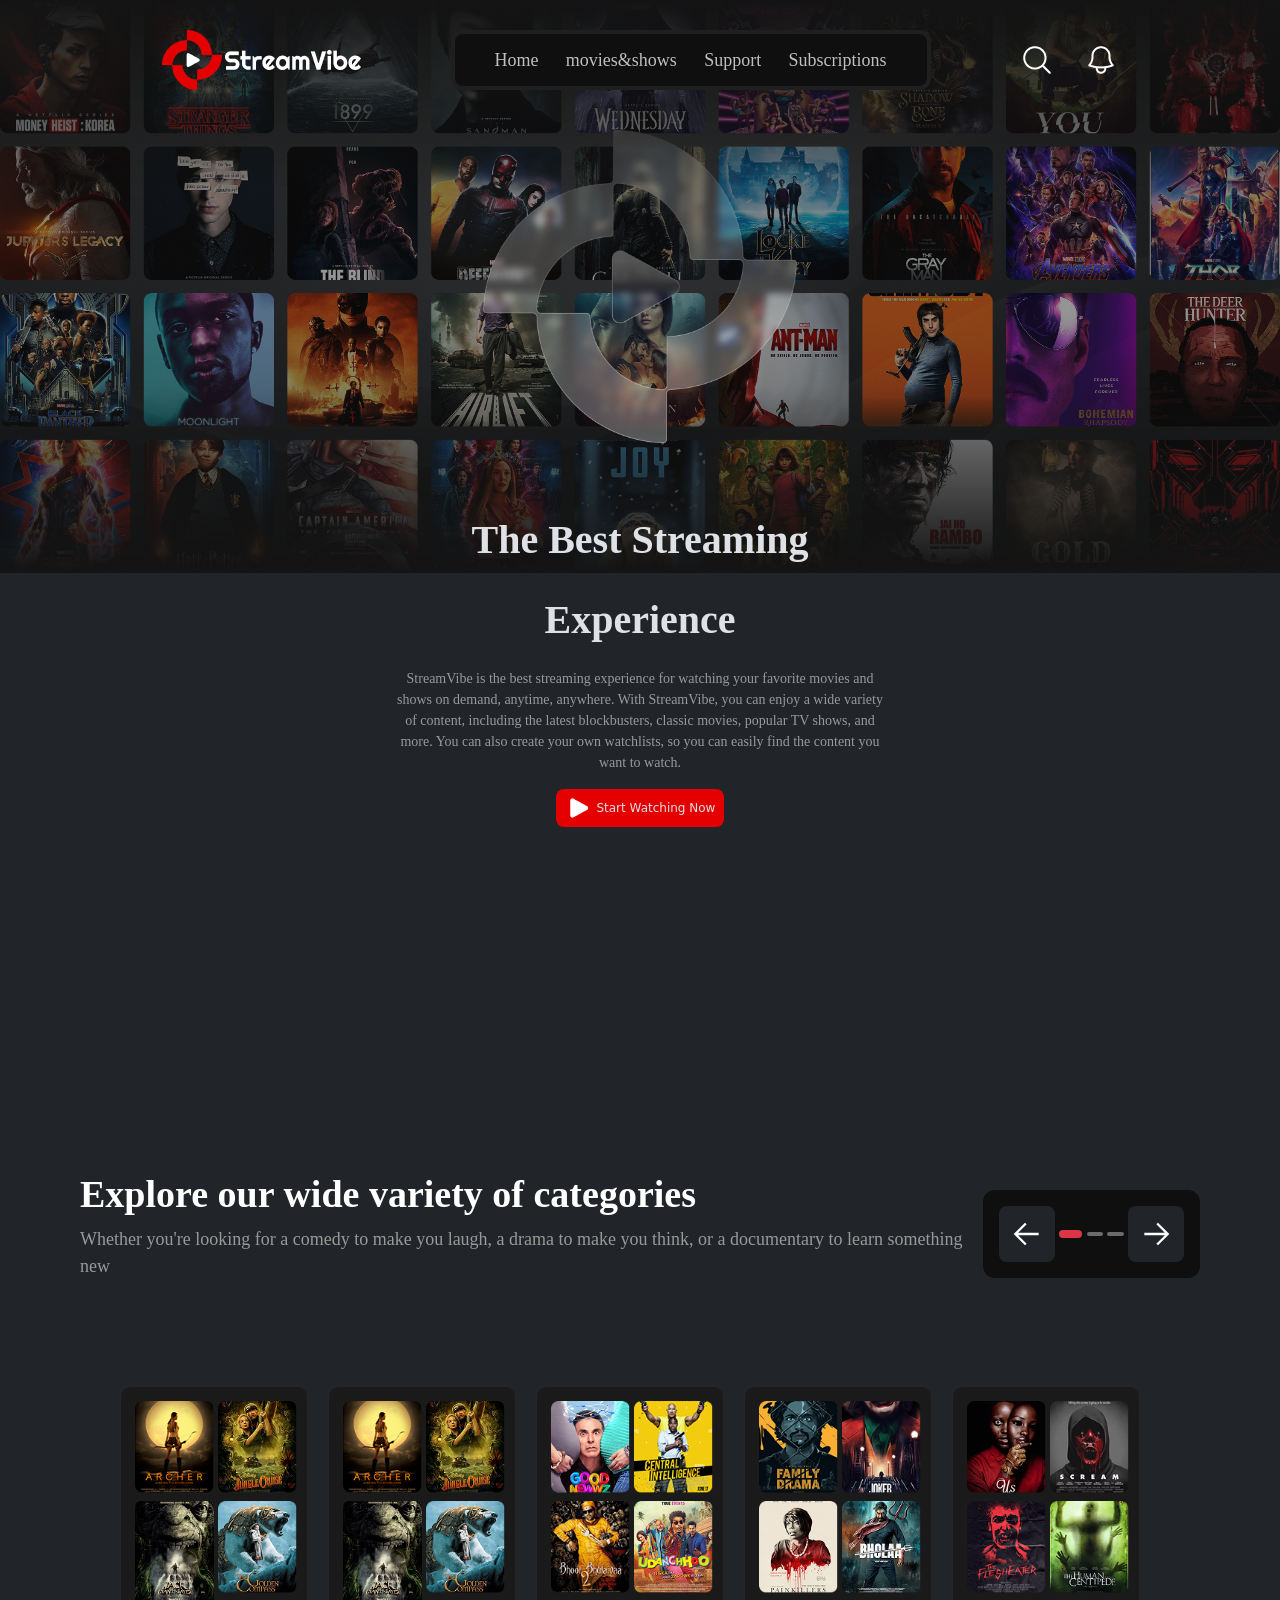
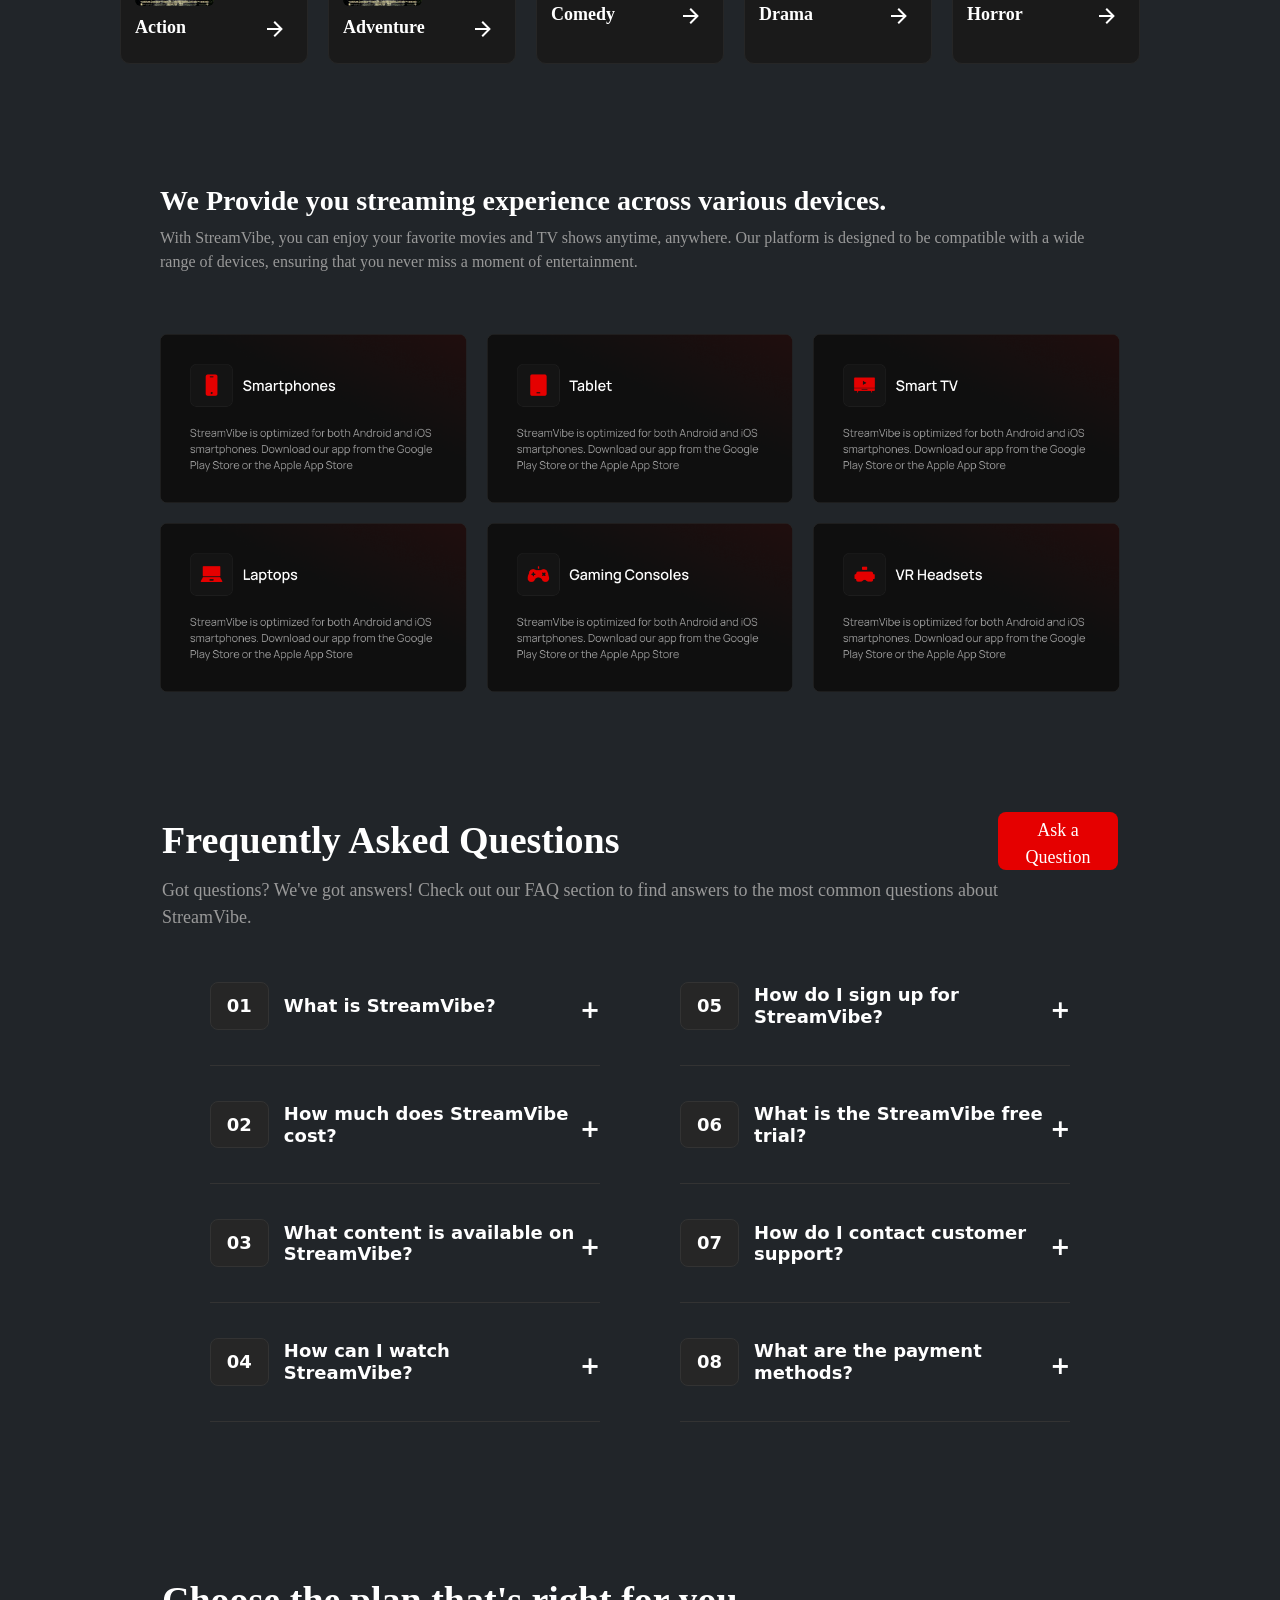
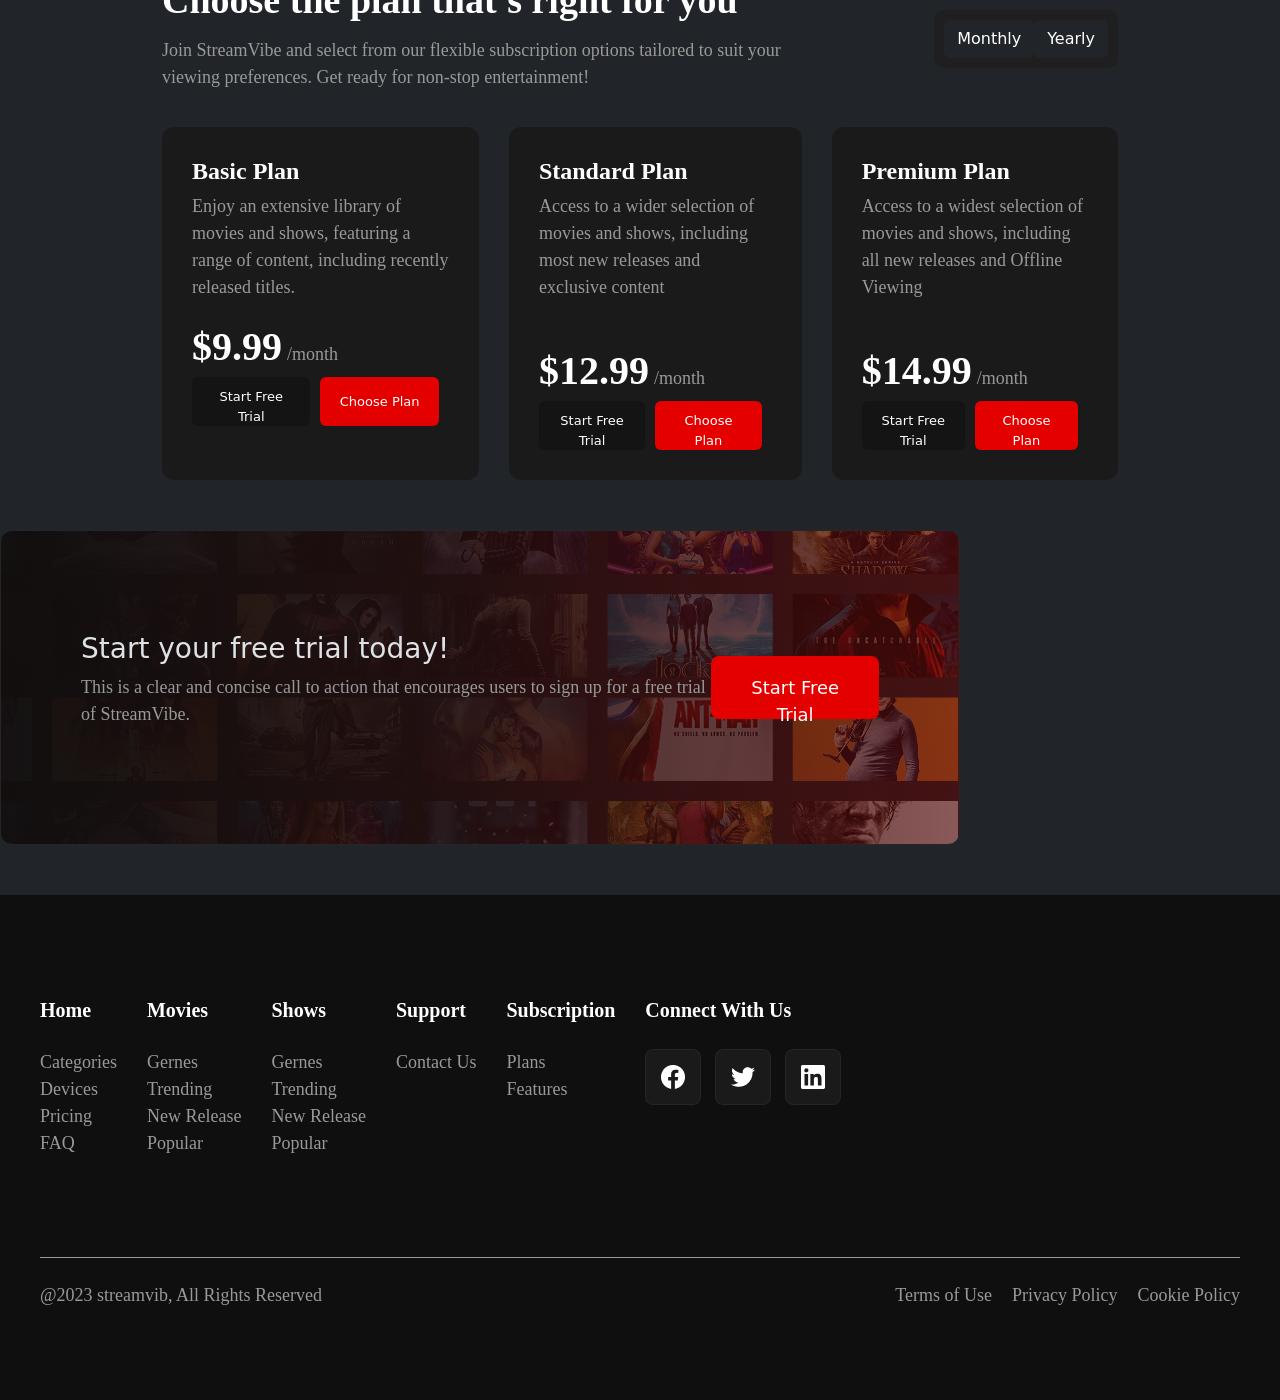
<file: index.html>
<!DOCTYPE html>
<html lang="en , ar" data-bs-theme="dark">
<head>
    <meta charset="UTF-8">
    <meta name="viewport" content="width=device-width, initial-scale=1.0">
    <meta name="decription" content="movies show">
    <meta name="key words" content="movies , streamVibe">
    <meta name="author" content="Mostafa mahmoud">
    <title>HOME</title>
    <link href="https://cdn.jsdelivr.net/npm/bootstrap@5.3.8/dist/css/bootstrap.min.css" rel="stylesheet" integrity="sha384-sRIl4kxILFvY47J16cr9ZwB07vP4J8+LH7qKQnuqkuIAvNWLzeN8tE5YBujZqJLB" crossorigin="anonymous">
    <link rel="stylesheet" href="./styles/style.css">
    <link rel="stylesheet" href="./styles/resposive.css">
    <link rel="stylesheet" href="./styles/responsiveMobile.css">
</head>
<body>
<nav class="navbar  align-items-center ">
           <img class="logo" src="./imges/Logo.png" alt="logo">
           <div class="navlinks" >
            <a href="#"                   class="text-decoration-none">Home</a>
            <a href="./movies&shows.html" class="text-decoration-none">movies&shows</a>
            <a href="#"                   class="text-decoration-none">Support</a>
            <a href="#"                   class="text-decoration-none">Subscriptions</a>
           </div>
           <div class="navIcons d-flex flex-nowrap" >
            <button class="button-nav"><img src="./imges/Icon.png" alt="search" ></button>
            <button class="button-nav"><img src="./imges/Icon (1).png" alt="bell"></button>
            <button class="button3"><img src="./imges/Icon (3).png"></button>

           </div>
</nav>
<div class="Container">
        <div class="imgContainer"></div>
        <div class="TextContainer ">
            <h1>The Best Streaming Experience</h1>
            <p>StreamVibe is the best streaming experience for watching your favorite movies and shows on demand, anytime, anywhere. With StreamVibe, you can enjoy a wide variety of content, including the latest blockbusters, classic movies, popular TV shows, and more. You can also create your own watchlists, so you can easily find the content you want to watch.
            </p>
            <button type="button" class="btn"
              style="--bs-btn-padding-y: .25rem; --bs-btn-padding-x: .5rem; --bs-btn-font-size: .75rem;">
              <img src="./imges/play.png"> Start Watching Now
            </button>
        </div>
</div>
<div class="ExplorContainer d-flex">
    <div class="movieTOP d-flex justify-content-between align-items-center">
        <div class="explor-text">
            <h3>Explore our wide variety of categories</h3>
            <p>Whether you're looking for a comedy to make you laugh, a drama to make you think, or a documentary to learn something new</p>
        </div>            
        <div class="scrool  p-3 d-flex align-items-center ">
                        <button type="button" class="left-scrool badge text-bg-dark">
                            <svg xmlns="http://www.w3.org/2000/svg" width="28" height="28" viewBox="0 0 24 24">
                                <path fill="none" stroke="#fff" stroke-width="2" d="M22 12H2m9-9l-9 9l9 9" />
                            </svg>
                        </button>
                        <button type="button" class="dash-red btn-danger badge text-bg-danger">
                            <svg xmlns="http://www.w3.org/2000/svg" width="24" height="4" viewBox="0 0 24 24">
                                <path fill="none"stroke-linecap="round" stroke-linejoin="round" stroke-width="2" d="M5 12h14" />
                            </svg>
                        </button>
                        <button type="button" class="dash">
                            <svg xmlns="http://www.w3.org/2000/svg" width="14" height="4" viewBox="0 0 24 24">
                                <path fill="none"stroke-linecap="round" stroke-linejoin="round" stroke-width="2" d="M5 12h14" />
                            </svg>
                        </button>
                        <button type="button" class="dash">
                            <svg xmlns="http://www.w3.org/2000/svg" width="14" height="4" viewBox="0 0 24 24">
                                <path fill="none"stroke-linecap="round" stroke-linejoin="round" stroke-width="2" d="M5 12h14" />
                            </svg>
                        </button>
                        <button type="button" class="right-scrool badge text-bg-dark">
                            <svg xmlns="http://www.w3.org/2000/svg" width="28" height="28" viewBox="0 0 24 24">
                                <path fill="none" stroke="#fff" stroke-width="2" d="M2 12h20m-9-9l9 9l-9 9" />
                            </svg>
                        </button>
        </div>
    </div>
    <div class="movies-section d-flex flex-wrap">
                    <div class="card-movies d-none d-md-flex d-lg-flex flex-column gap-2">
                        <div class="row-1 d-flex gap-1">
                            <div class="movie-img col-6 rounded-2 overflow-hidden">
                                <img src="./imges/Image.png" alt="movie" class="w-100">
                            </div>
                            <div class="movie-img col-6 rounded-2 overflow-hidden">
                                <img src="./imges/Image (1).png" alt="movie" class="w-100">
                            </div>
                        </div>
                        <div class="row-2 d-flex gap-1">
                            <div class="movie-img col-6 rounded-2 overflow-hidden">
                                <img src="./imges/9dafcd774733b09ee4369ef4ba94ea77d4109669.png" alt="movie" class="w-100">
                            </div>
                            <div class="movie-img col-6 rounded-2 overflow-hidden">
                                <img src="./imges/Image (2).png" alt="movie" class="w-100">
                            </div>
                        </div>
                        <div class="inner-card d-flex align-items-center justify-content-between">
                            <h4 class="text-white">Action</h4>
                            <a href="#" class="text-white">
                                <svg xmlns="http://www.w3.org/2000/svg" width="24" height="24" viewBox="0 0 24 24">
                                    <path fill="currentColor"
                                        d="M4 11v2h12l-5.5 5.5l1.42 1.42L19.84 12l-7.92-7.92L10.5 5.5L16 11z" />
                                </svg>
                            </a>
                        </div>
                    </div>
                    <div class="card-movies d-none d-md-flex d-lg-flex flex-column gap-2">
                        <div class="row-1 d-flex gap-1">
                            <div class="movie-img col-6 rounded-2 overflow-hidden">
                                <img src="./imges/Image.png" alt="movie" class="w-100">
                            </div>
                            <div class="movie-img col-6 rounded-2 overflow-hidden">
                                <img src="./imges/Image (1).png" alt="movie" class="w-100">
                            </div>
                        </div>
                        <div class="row-2 d-flex gap-1">
                            <div class="movie-img col-6 rounded-2 overflow-hidden">
                                <img src="./imges/9dafcd774733b09ee4369ef4ba94ea77d4109669.png" alt="movie" class="w-100">
                            </div>
                            <div class="movie-img col-6 rounded-2 overflow-hidden">
                                <img src="./imges/Image (2).png" alt="movie" class="w-100">
                            </div>
                        </div>
                        <div class="inner-card d-flex align-items-center justify-content-between">
                            <h4 class="text-white">Adventure</h4>
                            <a href="#" class="text-white">
                                <svg xmlns="http://www.w3.org/2000/svg" width="24" height="24" viewBox="0 0 24 24">
                                    <path fill="currentColor"
                                        d="M4 11v2h12l-5.5 5.5l1.42 1.42L19.84 12l-7.92-7.92L10.5 5.5L16 11z" />
                                </svg>
                            </a>
                        </div>
                    </div>
                    <div class="card-movies d-none d-md-flex d-lg-flex flex-column gap-2">
                        <div class="row-1 d-flex gap-1">
                            <div class="movie-img col-6 rounded-2 overflow-hidden">
                                <img src="./imges/Image (3).png" alt="movie" class="w-100">
                            </div>
                            <div class="movie-img col-6 rounded-2 overflow-hidden">
                                <img src="./imges/Image (4).png" alt="movie" class="w-100">
                            </div>
                        </div>
                        <div class="row-2 d-flex gap-1">
                            <div class="movie-img col-6 rounded-2 overflow-hidden">
                                <img src="./imges/Image (5).png" alt="movie" class="w-100">
                            </div>
                            <div class="movie-img col-6 rounded-2 overflow-hidden">
                                <img src="./imges/Image (6).png" alt="movie" class="w-100">
                            </div>
                        </div>
                        <div class="inner-card d-flex align-items-center justify-content-between">
                            <h4 class="text-white">Comedy</h4>
                            <a href="#" class="text-white">
                                <svg xmlns="http://www.w3.org/2000/svg" width="24" height="24" viewBox="0 0 24 24">
                                    <path fill="currentColor"
                                        d="M4 11v2h12l-5.5 5.5l1.42 1.42L19.84 12l-7.92-7.92L10.5 5.5L16 11z" />
                                </svg>
                            </a>
                        </div>
                    </div>
                    <div class="card-movies d-flex flex-column gap-2">
                        <div class="row-1 d-flex gap-1">
                            <div class="movie-img col-6 rounded-2 overflow-hidden">
                                <img src="./imges/Image (7).png" alt="movie" class="w-100">
                            </div>
                            <div class="movie-img col-6 rounded-2 overflow-hidden">
                                <img src="./imges/Image (8).png" alt="movie" class="w-100">
                            </div>
                        </div>
                        <div class="row-2 d-flex gap-1">
                            <div class="movie-img col-6 rounded-2 overflow-hidden">
                                <img src="./imges/Image (9).png" alt="movie" class="w-100">
                            </div>
                            <div class="movie-img col-6 rounded-2 overflow-hidden">
                                <img src="./imges/Image (10).png" alt="movie" class="w-100">
                            </div>
                        </div>
                        <div class="inner-card d-flex align-items-center justify-content-between">
                            <h4 class="text-white">Drama</h4>
                            <a href="#" class="text-white">
                                <svg xmlns="http://www.w3.org/2000/svg" width="24" height="24" viewBox="0 0 24 24">
                                    <path fill="currentColor"
                                        d="M4 11v2h12l-5.5 5.5l1.42 1.42L19.84 12l-7.92-7.92L10.5 5.5L16 11z" />
                                </svg>
                            </a>
                        </div>
                    </div>
                    <div class="card-movies d-flex flex-column gap-2">
                            <div class="row-1 d-flex gap-1">
                                <div class="movie-img col-6 rounded-2 overflow-hidden">
                                    <img src="./imges/Image (11).png" alt="movie" class="w-100">
                                </div>
                                <div class="movie-img col-6 rounded-2 overflow-hidden">
                                    <img src="./imges/Image (12).png" alt="movie" class="w-100">
                                </div>
                            </div>
                            <div class="row-2 d-flex gap-1">
                                <div class="movie-img col-6 rounded-2 overflow-hidden">
                                    <img src="./imges/Image (13).png" alt="movie" class="w-100">
                                </div>
                                <div class="movie-img col-6 rounded-2 overflow-hidden">
                                    <img src="./imges/Image (14).png" alt="movie" class="w-100">
                                </div>
                            </div>
                            <div class="inner-card d-flex align-items-center justify-content-between">
                                <h4 class="text-white">Horror</h4>
                                <a href="#" class="text-white">
                                    <svg xmlns="http://www.w3.org/2000/svg" width="24" height="24" viewBox="0 0 24 24">
                                        <path fill="currentColor"
                                            d="M4 11v2h12l-5.5 5.5l1.42 1.42L19.84 12l-7.92-7.92L10.5 5.5L16 11z" />
                                    </svg>
                                </a>
                            </div>
                    </div>
    </div>         
</div>

<div class="streaming-experience">
        <div class="streaming-info">
            <h1>We Provide you streaming experience across various devices.</h1>
            <p>With StreamVibe, you can enjoy your favorite movies and TV shows anytime, anywhere. Our platform is designed to be compatible with a wide range of devices, ensuring that you never miss a moment of entertainment.</p>
        </div>
        <div class="card-devices">
            <img class="devices-img" src="./imges/smartphone.png" alt="smartphones">
            <img class="devices-img" src="./imges/tablet.png" alt="tablets">
            <img class="devices-img" src="./imges/smart tv.png" alt="smart TV">
            <img class="devices-img" src="./imges/laptops.png" alt="laptops">
            <img class="devices-img" src="./imges/Gaming consols.png" alt="Gaming">
            <img class="devices-img" src="./imges/VR Headsets.png" alt="VR Headsets">
        </div>
</div>
<div class="Questions">
    <div class="Questions-head">
        <div class="title">
            <h1>Frequently Asked Questions</h1>
            <p>Got questions? We've got answers! Check out our FAQ section to find answers to the most common questions about StreamVibe.</p>
        </div>
        <button type="button" class="btn ">Ask a Question</button>
    </div>
    <section class="all">
    <div class="coll">
        <div class="accordion accordion-flush" id="faqAccordionLeft">
            <div class="accordion-item">
                <h2 class="accordion-header">
                    <button class="accordion-button collapsed" type="button" data-bs-toggle="collapse" data-bs-target="#item1">
                        <span class="num">01</span>
                        <span class="Question">What is StreamVibe?</span>
                    </button>
                </h2>
                <div id="item1" class="accordion-collapse collapse" data-bs-parent="#faqAccordionLeft">
                    <div class="accordion-body">
                        StreamVibe is a streaming service that allows you to watch movies and shows on demand.
                    </div>
                </div>
            </div>
            <div class="accordion-item">
                <h2 class="accordion-header">
                    <button class="accordion-button collapsed" type="button" data-bs-toggle="collapse" data-bs-target="#item2">
                        <span class="num">02</span>
                        <span class="Question">How much does StreamVibe cost?</span>
                    </button>
                </h2>
                <div id="item2" class="accordion-collapse collapse" data-bs-parent="#faqAccordionLeft">
                    <div class="accordion-body">
                        StreamVibe is a streaming service that allows you to watch movies and shows on demand.
                    </div>
                </div>
            </div>
            <div class="accordion-item">
                <h2 class="accordion-header">
                    <button class="accordion-button collapsed" type="button" data-bs-toggle="collapse" data-bs-target="#item3">
                        <span class="num">03</span>
                        <span class="Question">What content is available on StreamVibe?</span>
                    </button>
                </h2>
                <div id="item3" class="accordion-collapse collapse" data-bs-parent="#faqAccordionLeft">
                    <div class="accordion-body">
                        StreamVibe is a streaming service that allows you to watch movies and shows on demand.
                    </div>
                </div>
            </div>
            <div class="accordion-item">
                <h2 class="accordion-header">
                    <button class="accordion-button collapsed" type="button" data-bs-toggle="collapse" data-bs-target="#item4">
                        <span class="num">04</span>
                        <span class="Question">How can I watch StreamVibe?</span>
                    </button>
                </h2>
                <div id="item4" class="accordion-collapse collapse" data-bs-parent="#faqAccordionLeft">
                    <div class="accordion-body">
                        StreamVibe is a streaming service that allows you to watch movies and shows on demand.
                    </div>
                </div>
            </div>
        </div>
    </div>

    <div class="coll">
        <div class="accordion accordion-flush" id="faqAccordionRight">
            <div class="accordion-item">
                <h2 class="accordion-header">
                    <button class="accordion-button collapsed" type="button" data-bs-toggle="collapse" data-bs-target="#item5">
                        <span class="num">05</span>
                        <span class="Question">How do I sign up for StreamVibe?</span>
                    </button>
                </h2>
                <div id="item5" class="accordion-collapse collapse" data-bs-parent="#faqAccordionRight">
                    <div class="accordion-body">
                        StreamVibe is a streaming service that allows you to watch movies and shows on demand.
                    </div>
                </div>
            </div>
            <div class="accordion-item">
                <h2 class="accordion-header">
                    <button class="accordion-button collapsed" type="button" data-bs-toggle="collapse" data-bs-target="#item6">
                        <span class="num">06</span>
                        <span class="Question">What is the StreamVibe free trial?</span>
                    </button>
                </h2>
                <div id="item6" class="accordion-collapse collapse" data-bs-parent="#faqAccordionRight">
                    <div class="accordion-body">
                        StreamVibe is a streaming service that allows you to watch movies and shows on demand.
                    </div>
                </div>
            </div>
            <div class="accordion-item">
                <h2 class="accordion-header">
                    <button class="accordion-button collapsed" type="button" data-bs-toggle="collapse" data-bs-target="#item7">
                        <span class="num">07</span>
                        <span class="Question">How do I contact customer support?</span>
                    </button>
                </h2>
                <div id="item7" class="accordion-collapse collapse" data-bs-parent="#faqAccordionRight">
                    <div class="accordion-body">
                        StreamVibe is a streaming service that allows you to watch movies and shows on demand.
                    </div>
                </div>
            </div>
            <div class="accordion-item">
                <h2 class="accordion-header">
                    <button class="accordion-button collapsed" type="button" data-bs-toggle="collapse" data-bs-target="#item8">
                        <span class="num">08</span>
                        <span class="Question">What are the payment methods?</span>
                    </button>
                </h2>
                <div id="item8" class="accordion-collapse collapse" data-bs-parent="#faqAccordionRight">
                    <div class="accordion-body">
                        StreamVibe is a streaming service that allows you to watch movies and shows on demand.
                    </div>
                </div>
            </div>
        </div>
    </div>
</section>    

</div>    

<div class="plans">
    <div class="plan-head">
    <div class="plan-text">
        <h1>Choose the plan that's right for you</h1>
        <p>Join StreamVibe and select from our flexible subscription options tailored to suit your viewing preferences. Get ready for non-stop entertainment!</p>
    </div>
        <div class="buttons">
            <button type="button" class="btn btn-dark">Monthly</button>
            <button type="button" class="btn btn-dark">Yearly</button>
        </div>
    </div>
    <div class="plan-cards">
        <div class="card-subscibe">
            <h3>Basic Plan</h3>
            <p>Enjoy an extensive library of movies and shows, featuring a range of content, including recently released titles.</p>
            <span class="price">$9.99</span>
            <span class="time">/month</span>
            <div class="buttons-subscribe">
                <button type="button" class="dark">
                Start Free Trial
                </button>
                <button type="button" class="red">
                Choose Plan
                </button>
            </div>
        </div>
        <div class="card-subscibe">
            <h3>Standard Plan</h3>
            <p>Access to a wider selection of movies and shows, including most new releases and exclusive content</p>
            <br>
            <span class="price">$12.99</span>
            <span class="time">/month</span>
            <div class="buttons-subscribe">
                <button type="button" class="dark">
                Start Free Trial
                </button>
                <button type="button" class="red">
                Choose Plan
                </button>
            </div>
        </div>
        <div class="card-subscibe">
            <h3>Premium Plan</h3>
            <p>Access to a widest selection of movies and shows, including all new releases and Offline Viewing</p>
            <br>
            <span class="price">$14.99</span>
            <span class="time">/month</span>
            <div class="buttons-subscribe">
                <button type="button" class="dark">
                Start Free Trial
                </button>
                <button type="button" class="red">
                Choose Plan
                </button>
            </div>
        </div>
    </div>
</div>
<div class="start-trial">
    <div class="start-text">
        <h3>Start your free trial today!</h3>
        <p>This is a clear and concise call to action that encourages users to sign up for a free trial of StreamVibe.</p>
    </div>
    <button type="button" class="start-free">Start Free Trial</button>

</div>
<footer>
    <div class="footer-links">
        <div class="linkContiner">
            <a href="#" class="heading">Home</a>
            <a href="#" class="body-link">Categories</a>
            <a href="#" class="body-link">Devices</a>
            <a href="#" class="body-link">Pricing</a>
            <a href="#" class="body-link">FAQ</a>
        </div>
        <div class="linkContiner">
            <a href="#" class="heading">Movies</a>
            <a href="#" class="body-link">Gernes</a>
            <a href="#" class="body-link">Trending</a>
            <a href="#" class="body-link">New Release</a>
            <a href="#" class="body-link">Popular</a>
        </div>
        <div class="linkContiner">
            <a href="#" class="heading">Shows</a>
            <a href="#" class="body-link">Gernes</a>
            <a href="#" class="body-link">Trending</a>
            <a href="#" class="body-link">New Release</a>
            <a href="#" class="body-link">Popular</a>
        </div>
        <div class="linkContiner">
            <a href="#" class="heading">Support</a>
            <a href="#" class="body-link">Contact Us</a>
        </div>
        <div class="linkContiner">
            <a href="#" class="heading">Subscription</a>
            <a href="#plans" class="body-link">Plans</a>
            <a href="#" class="body-link">Features</a>
        </div>
        <div class="linkContiner" >
            <a href="#" class="heading">Connect With Us</a>
            <div class="connection">
                <button type="button" class="media-button"  style="background-image: url(./imges/facebook.png) "></button>
                <button type="button" class="media-button"  style="background-image: url(./imges/X.png);"></button>
                <button type="button" class="media-button"  style="background-image: url(./imges/in.png);"></button>
            </div>
        </div>
        
    </div>
        <div class="line"></div>
    <div class="All-Rights">
        <p>@2023 streamvib, All Rights Reserved</p>
        <div class="copy-right">
            <p class="c">Terms of Use</p>
            <p class="c">Privacy Policy</p>
            <p class="c">Cookie Policy</p>

        </div>

    </div>
</footer>














<script src="https://cdn.jsdelivr.net/npm/bootstrap@5.3.8/dist/js/bootstrap.bundle.min.js" integrity="sha384-FKyoEForCGlyvwx9Hj09JcYn3nv7wiPVlz7YYwJrWVcXK/BmnVDxM+D2scQbITxI" crossorigin="anonymous">

</script> 
</body>
</html>
</file>
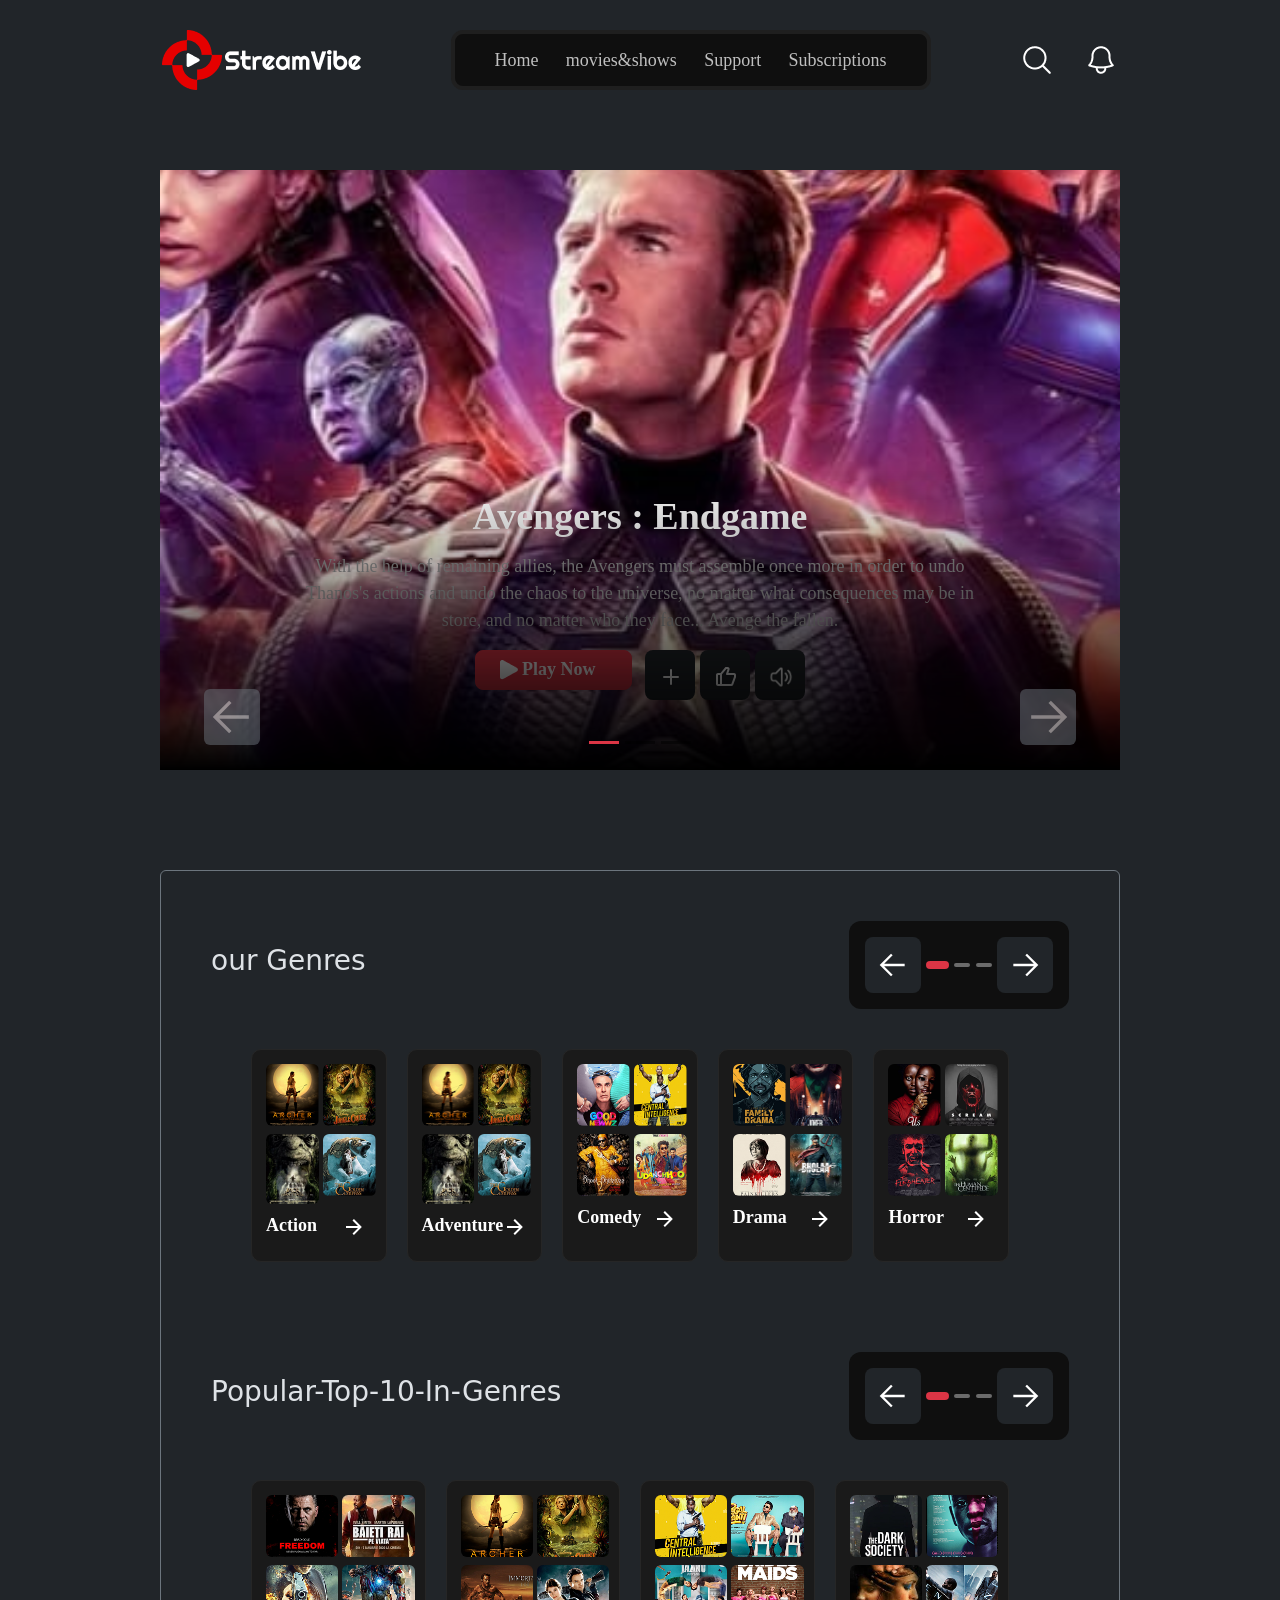
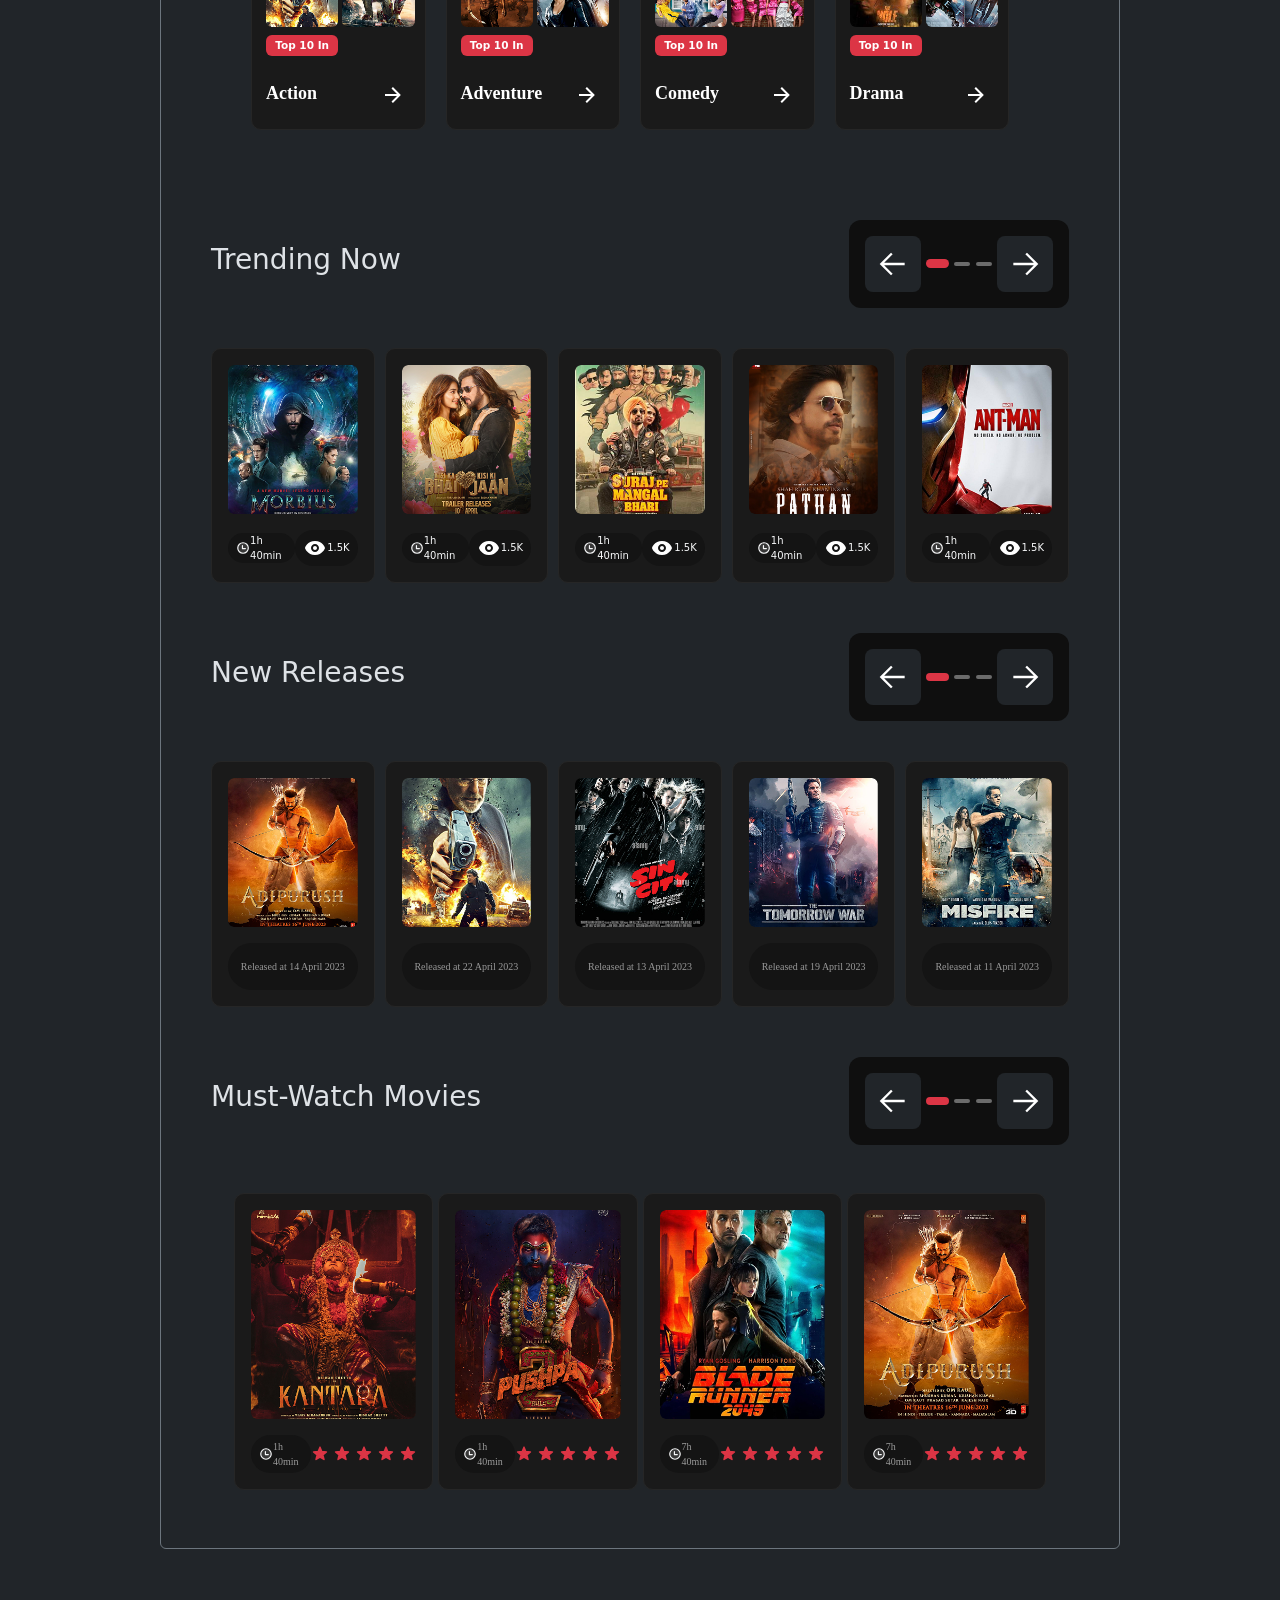
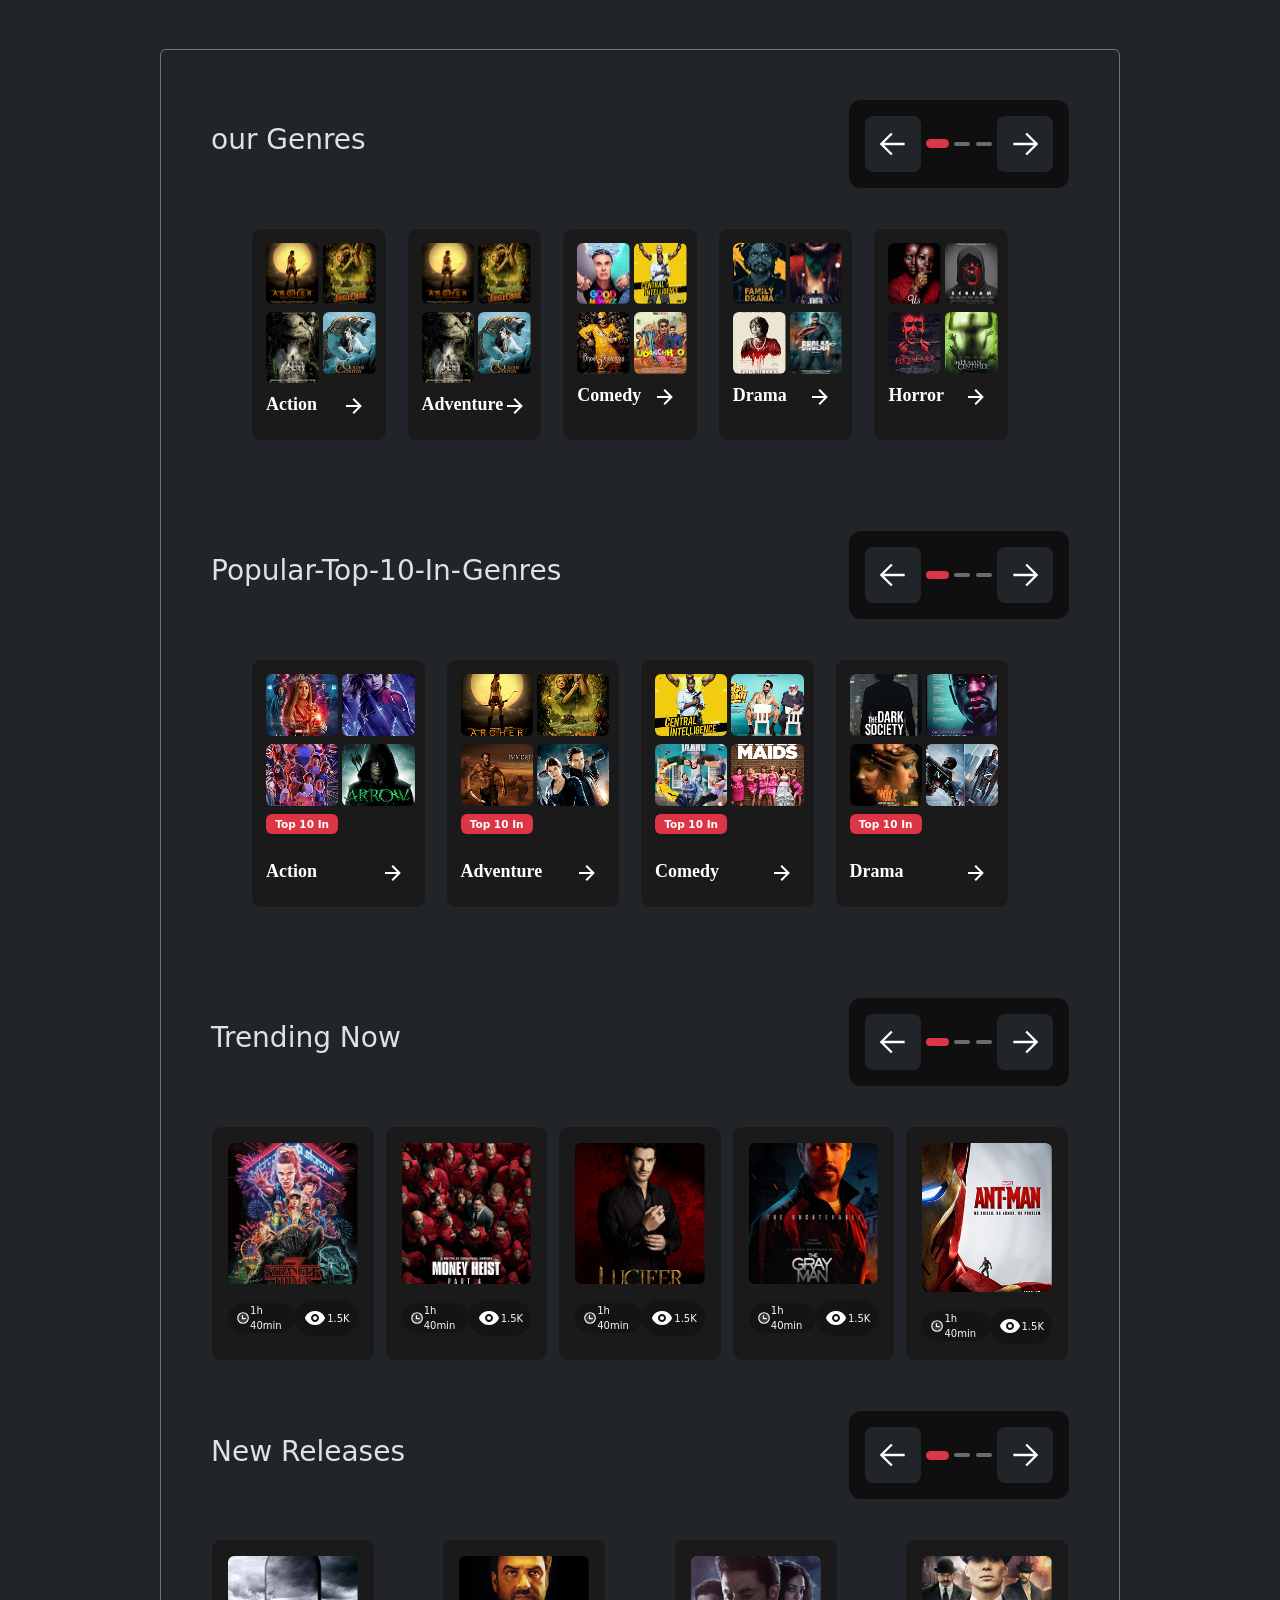
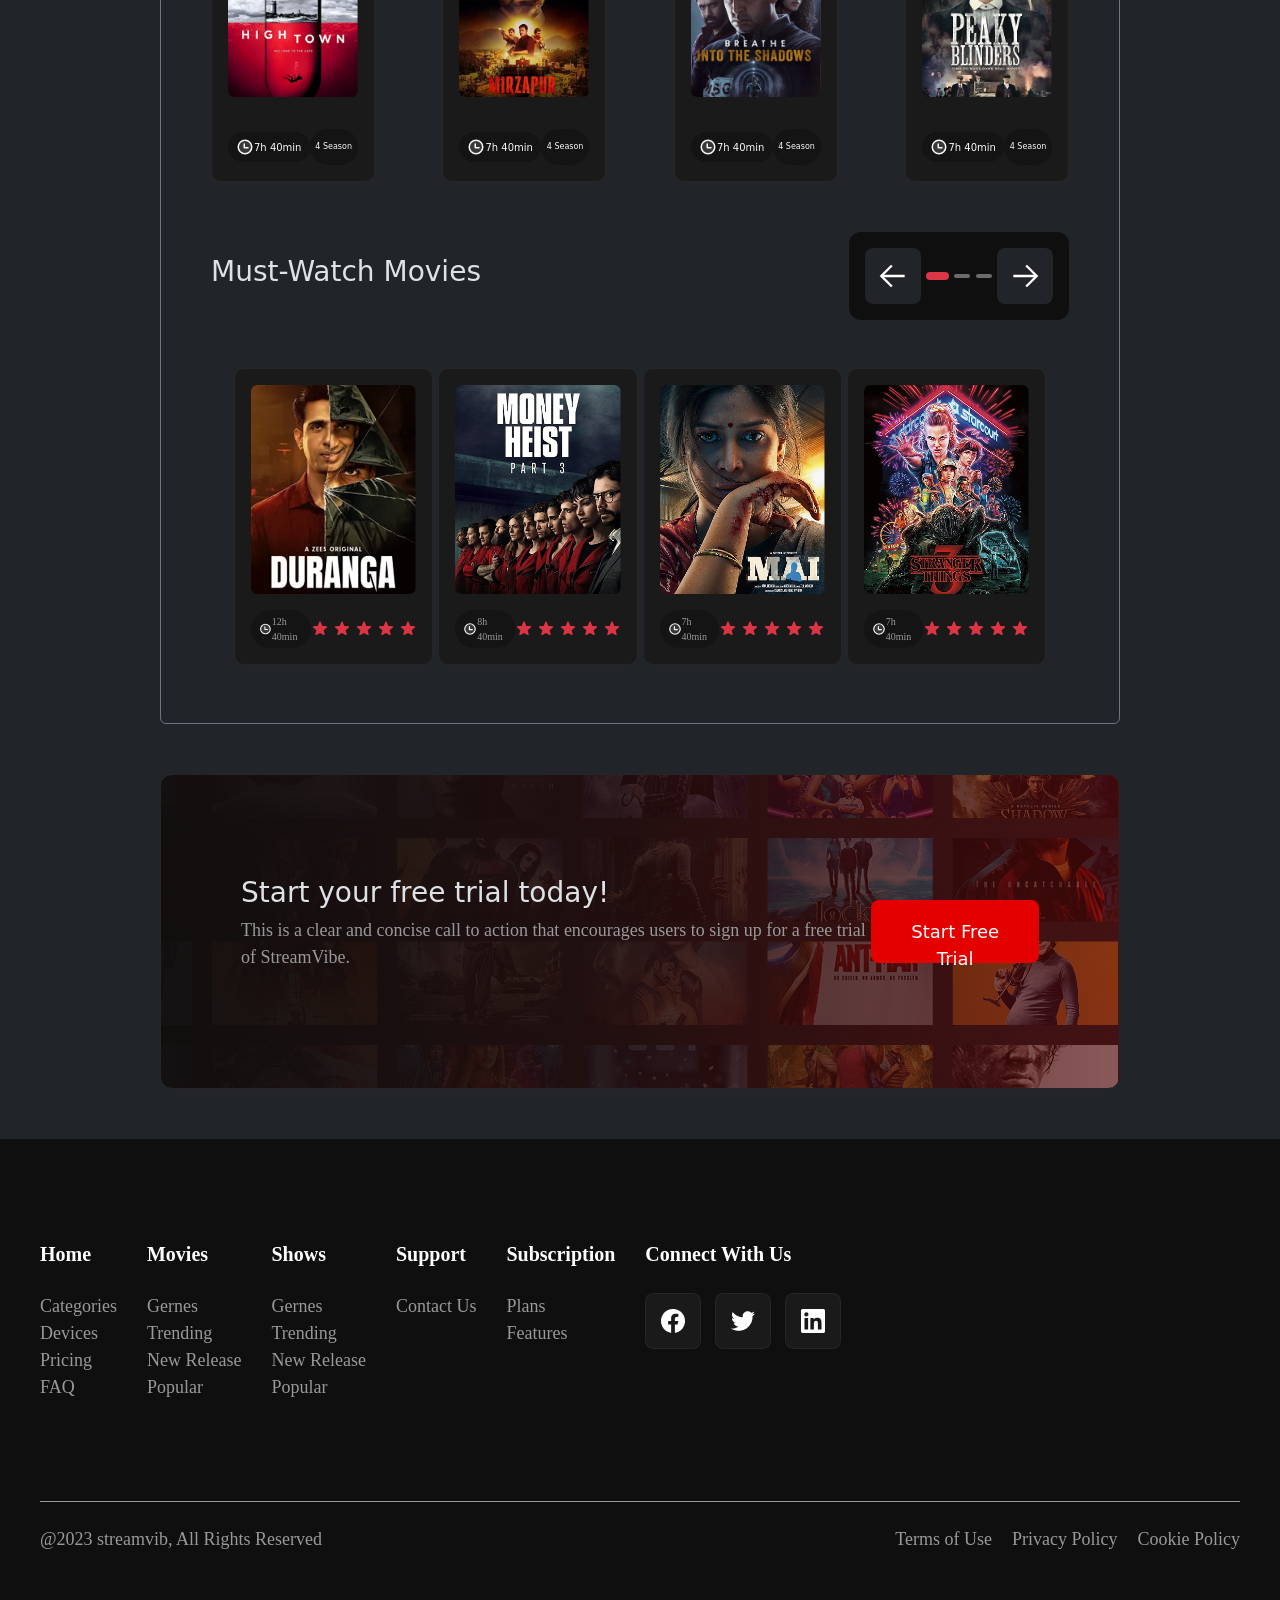
<file: movies&shows.html>
<!DOCTYPE html>
<html lang="en , ar">
<head>
    <meta charset="UTF-8">
    <meta name="viewport" content="width=device-width, initial-scale=1.0">
    <meta name="decription" content="movies show">
    <meta name="key words" content="movies , streamVibe">
    <meta name="author" content="Mostafa mahmoud">
    <title>movies & shows</title>
    <link href="https://cdn.jsdelivr.net/npm/bootstrap@5.3.8/dist/css/bootstrap.min.css" rel="stylesheet" integrity="sha384-sRIl4kxILFvY47J16cr9ZwB07vP4J8+LH7qKQnuqkuIAvNWLzeN8tE5YBujZqJLB" crossorigin="anonymous">
    <link rel="stylesheet" href="./styles/style.css">
    <link rel="stylesheet" href="./styles/resposive.css">
    <link rel="stylesheet" href="./styles/responsiveMobile.css">
</head>
<body data-bs-theme="dark">
    <nav class="navbar  align-items-center ">
           <img class="logo" src="./imges/Logo.png" alt="logo">
           <div class="navlinks" >
            <a href="./index.html" class="text-decoration-none">Home</a>
            <a href="#" class="text-decoration-none">movies&shows</a>
            <a href="./movies&shows2.html"  class="text-decoration-none">Support</a>
            <a href="./movies&shows3.html" class="text-decoration-none">Subscriptions</a>
           </div>
           <div class="navIcons d-flex flex-nowrap" >
            <button class="button-nav"><img src="./imges/Icon.png" alt="search" ></button>
            <button class="button-nav"><img src="./imges/Icon (1).png" alt="bell"></button>
            <button class="button3"><img src="./imges/Icon (3).png"></button>

           </div>
    </nav>
    <div class="container-all ">
        <div id="carouselExampleCaptions" class="carousel slide">
            <div class="carousel-indicators">
                <button type="button" data-bs-target="#carouselExampleCaptions" data-bs-slide-to="0" class="active bg-danger slidex" aria-current="true" aria-label="Slide 1"></button>
                <button type="button" data-bs-target="#carouselExampleCaptions" data-bs-slide-to="1" class="slidex" aria-label="Slide 2"></button>
                <button type="button" data-bs-target="#carouselExampleCaptions" data-bs-slide-to="2" class="slidex" aria-label="Slide 3"></button>
            </div>
            <div class="carousel-inner">
                <div class="carousel-item active">
                    <picture>
                        <source media="(min-width : 600px)"srcset="./imges/db21254b02aad8dff901b2ed9af793040b85b0dd.png" >
                        <img src="./imges/WhatsApp Image 2026-05-09 at 3.46.15 AM.jpeg" class="carousel-img">
                    </picture>
                    <div class="carousel-caption d-none d-md-block">
                        <h5>Avengers : Endgame</h5>
                        <p>With the help of remaining allies, the Avengers must assemble once more in order to undo Thanos's actions and undo the chaos to the universe, no matter what consequences may be in store, and no matter who they face... Avenge the fallen.</p>
                        <div class="button-play">
                            <button type="button" class="btn btn-danger btnPlay "><img src="./imges/Rectangle 511 (Stroke).png"><span>Play Now</span></button>
                            <div class="btnCntrol">
                                <button type="button" class="btn btn-dark btns3"><svg xmlns="http://www.w3.org/2000/svg" width="24" height="24" viewBox="0 0 24 24">
                                    <path fill="#fff" d="M12 4a1 1 0 0 1 1 1v6h6a1 1 0 0 1 0 2h-6v6a1 1 0 0 1-2 0v-6H5a1 1 0 0 1 0-2h6V5a1 1 0 0 1 1-1" />
                                    </svg>
                                </button>
                                <button type="button" class="btn btn-dark btns3">
                                    <svg xmlns="http://www.w3.org/2000/svg" width="24" height="24" viewBox="0 0 24 24">
                                        <path fill="#fff" d="M20 8h-5.61l1.12-3.37c.2-.61.1-1.28-.27-1.8c-.38-.52-.98-.83-1.62-.83h-1.61c-.3 0-.58.13-.77.36L6.54 8H4.01c-1.1 0-2 .9-2 2v9c0 1.1.9 2 2 2h13.31a2 2 0 0 0 1.87-1.3l2.76-7.35c.04-.11.06-.23.06-.35v-2c0-1.1-.9-2-2-2ZM6 19H4v-9h2zm14-7.18L17.31 19H8V9.36L12.47 4h1.15l-1.56 4.68a1.01 1.01 0 0 0 .95 1.32h7v1.82Z" />
                                    </svg>
                                </button>
                                <button type="button" class="btn btn-dark btns3"><img src="./imges/Icon audio.png" width="24" height="24"></button>
                            </div>
                            
                        </div>  
                    </div>
                </div>
                <div class="carousel-item">
                    <picture>
                        <source media="(min-width : 600px)"srcset="./imges/db21254b02aad8dff901b2ed9af793040b85b0dd.png" >
                        <img src="./imges/WhatsApp Image 2026-05-09 at 3.46.15 AM.jpeg" class="carousel-img">
                    </picture>
                    <div class="carousel-caption d-none d-md-block">
                        <h5>Avengers : Endgame</h5>
                        <p>With the help of remaining allies, the Avengers must assemble once more in order to undo Thanos's actions and undo the chaos to the universe, no matter what consequences may be in store, and no matter who they face... Avenge the fallen.</p>
                        <div class="button-play">
                            <button type="button" class="btn btn-danger btnPlay"><img src="./imges/Rectangle 511 (Stroke).png"><span>Play Now</span></button>
                            <div class="btnCntrol">
                                <button type="button" class="btn btn-dark btns3"><svg xmlns="http://www.w3.org/2000/svg" width="24" height="24" viewBox="0 0 24 24">
                                    <path fill="#fff" d="M12 4a1 1 0 0 1 1 1v6h6a1 1 0 0 1 0 2h-6v6a1 1 0 0 1-2 0v-6H5a1 1 0 0 1 0-2h6V5a1 1 0 0 1 1-1" />
                                    </svg>
                                </button>
                                <button type="button" class="btn btn-dark btns3">
                                    <svg xmlns="http://www.w3.org/2000/svg" width="24" height="24" viewBox="0 0 24 24">
                                        <path fill="#fff" d="M20 8h-5.61l1.12-3.37c.2-.61.1-1.28-.27-1.8c-.38-.52-.98-.83-1.62-.83h-1.61c-.3 0-.58.13-.77.36L6.54 8H4.01c-1.1 0-2 .9-2 2v9c0 1.1.9 2 2 2h13.31a2 2 0 0 0 1.87-1.3l2.76-7.35c.04-.11.06-.23.06-.35v-2c0-1.1-.9-2-2-2ZM6 19H4v-9h2zm14-7.18L17.31 19H8V9.36L12.47 4h1.15l-1.56 4.68a1.01 1.01 0 0 0 .95 1.32h7v1.82Z" />
                                    </svg>
                                </button>
                                <button type="button" class="btn btn-dark btns3"><img src="./imges/Icon audio.png" width="24" height="24"></button>
                            </div>
                            
                        </div>  
                    </div>
                </div>
                <div class="carousel-item">
                    <picture>
                        <source media="(min-width : 600px)"srcset="./imges/db21254b02aad8dff901b2ed9af793040b85b0dd.png" >
                        <img src="./imges/WhatsApp Image 2026-05-09 at 3.46.15 AM.jpeg" class="carousel-img">
                    </picture>
                    <div class="carousel-caption d-none d-md-block">
                        <h5>Avengers : Endgame</h5>
                        <p>With the help of remaining allies, the Avengers must assemble once more in order to undo Thanos's actions and undo the chaos to the universe, no matter what consequences may be in store, and no matter who they face... Avenge the fallen.</p>
                        <div class="button-play">
                            <button type="button" class="btn btn-danger btnPlay"><img src="./imges/Rectangle 511 (Stroke).png"><span>Play Now</span></button>
                            <div class="btnCntrol">
                                <button type="button" class="btn btn-dark btns3"><svg xmlns="http://www.w3.org/2000/svg" width="24" height="24" viewBox="0 0 24 24">
                                    <path fill="#fff" d="M12 4a1 1 0 0 1 1 1v6h6a1 1 0 0 1 0 2h-6v6a1 1 0 0 1-2 0v-6H5a1 1 0 0 1 0-2h6V5a1 1 0 0 1 1-1" />
                                    </svg>
                                </button>
                                <button type="button" class="btn btn-dark btns3">
                                    <svg xmlns="http://www.w3.org/2000/svg" width="24" height="24" viewBox="0 0 24 24">
                                        <path fill="#fff" d="M20 8h-5.61l1.12-3.37c.2-.61.1-1.28-.27-1.8c-.38-.52-.98-.83-1.62-.83h-1.61c-.3 0-.58.13-.77.36L6.54 8H4.01c-1.1 0-2 .9-2 2v9c0 1.1.9 2 2 2h13.31a2 2 0 0 0 1.87-1.3l2.76-7.35c.04-.11.06-.23.06-.35v-2c0-1.1-.9-2-2-2ZM6 19H4v-9h2zm14-7.18L17.31 19H8V9.36L12.47 4h1.15l-1.56 4.68a1.01 1.01 0 0 0 .95 1.32h7v1.82Z" />
                                    </svg>
                                </button>
                                <button type="button" class="btn btn-dark btns3"><img src="./imges/Icon audio.png" width="24" height="24"></button>
                            </div>
                            
                        </div>  
                    </div>
                </div>
            </div>    
            <button class="carousel-control-prev" type="button" data-bs-target="#carouselExampleCaptions" data-bs-slide="prev">
                <svg xmlns="http://www.w3.org/2000/svg" class="badge text-bg-secondary" width="56" height="56" viewBox="0 0 24 24">
                    <path fill="none" stroke="#fff" stroke-width="2" d="M22 12H2m9-9l-9 9l9 9" />
                </svg>
            </button>
            <button class="carousel-control-next" type="button" data-bs-target="#carouselExampleCaptions" data-bs-slide="next">
                <svg xmlns="http://www.w3.org/2000/svg" class="badge text-bg-secondary" width="56" height="56" viewBox="0 0 24 24">
	                <path fill="none" stroke="#fff" stroke-width="2" d="M2 12h20m-9-9l9 9l-9 9" />
                </svg>
            </button>
        </div>
        <div class="buttons-choose border border-1 border-secondary rounded">
            <button type="button" class="btn-1 btn btn-dark">movies</button>
            <button type="button" class="btn-2 btn btn-dark">Shows</button>
        </div>
        <div class="movies border border-1 border-secondary rounded">
            <div class="ourGenres">
                <div class="movieTOP d-flex justify-content-between align-items-center">
                    <h3>our Genres</h3>
                    <div class="scrool  p-3 d-flex align-items-center ">
                        <button type="button" class="left-scrool badge text-bg-dark">
                            <svg xmlns="http://www.w3.org/2000/svg" width="28" height="28" viewBox="0 0 24 24">
                                <path fill="none" stroke="#fff" stroke-width="2" d="M22 12H2m9-9l-9 9l9 9" />
                            </svg>
                        </button>
                        <button type="button" class="dash-red btn-danger badge text-bg-danger">
                            <svg xmlns="http://www.w3.org/2000/svg" width="24" height="4" viewBox="0 0 24 24">
                                <path fill="none"stroke-linecap="round" stroke-linejoin="round" stroke-width="2" d="M5 12h14" />
                            </svg>
                        </button>
                        <button type="button" class="dash">
                            <svg xmlns="http://www.w3.org/2000/svg" width="14" height="4" viewBox="0 0 24 24">
                                <path fill="none"stroke-linecap="round" stroke-linejoin="round" stroke-width="2" d="M5 12h14" />
                            </svg>
                        </button>
                        <button type="button" class="dash">
                            <svg xmlns="http://www.w3.org/2000/svg" width="14" height="4" viewBox="0 0 24 24">
                                <path fill="none"stroke-linecap="round" stroke-linejoin="round" stroke-width="2" d="M5 12h14" />
                            </svg>
                        </button>
                        <button type="button" class="right-scrool badge text-bg-dark">
                            <svg xmlns="http://www.w3.org/2000/svg" width="28" height="28" viewBox="0 0 24 24">
                                <path fill="none" stroke="#fff" stroke-width="2" d="M2 12h20m-9-9l9 9l-9 9" />
                            </svg>
                        </button>
                    </div>
                </div>
                <div class="movies-section d-flex flex-wrap">
                    
                    <div class="card-movies d-none d-md-flex d-lg-flex flex-column gap-2">
                        <div class="row-1 d-flex gap-1">
                            <div class="movie-img col-6 rounded-2 overflow-hidden">
                                <img src="./imges/Image.png" alt="movie" class="w-100">
                            </div>
                            <div class="movie-img col-6 rounded-2 overflow-hidden">
                                <img src="./imges/Image (1).png" alt="movie" class="w-100">
                            </div>
                        </div>
                        <div class="row-2 d-flex gap-1">
                            <div class="movie-img col-6 rounded-2 overflow-hidden">
                                <img src="./imges/9dafcd774733b09ee4369ef4ba94ea77d4109669.png" alt="movie" class="w-100">
                            </div>
                            <div class="movie-img col-6 rounded-2 overflow-hidden">
                                <img src="./imges/Image (2).png" alt="movie" class="w-100">
                            </div>
                        </div>
                        <div class="inner-card d-flex align-items-center justify-content-between">
                            <h4 class="text-white">Action</h4>
                            <a href="#" class="text-white">
                                <svg xmlns="http://www.w3.org/2000/svg" width="24" height="24" viewBox="0 0 24 24">
                                    <path fill="currentColor"
                                        d="M4 11v2h12l-5.5 5.5l1.42 1.42L19.84 12l-7.92-7.92L10.5 5.5L16 11z" />
                                </svg>
                            </a>
                        </div>
                    </div>
                    <div class="card-movies d-none d-md-flex d-lg-flex flex-column gap-2">
                        <div class="row-1 d-flex gap-1">
                            <div class="movie-img col-6 rounded-2 overflow-hidden">
                                <img src="./imges/Image.png" alt="movie" class="w-100">
                            </div>
                            <div class="movie-img col-6 rounded-2 overflow-hidden">
                                <img src="./imges/Image (1).png" alt="movie" class="w-100">
                            </div>
                        </div>
                        <div class="row-2 d-flex gap-1">
                            <div class="movie-img col-6 rounded-2 overflow-hidden">
                                <img src="./imges/9dafcd774733b09ee4369ef4ba94ea77d4109669.png" alt="movie" class="w-100">
                            </div>
                            <div class="movie-img col-6 rounded-2 overflow-hidden">
                                <img src="./imges/Image (2).png" alt="movie" class="w-100">
                            </div>
                        </div>
                        <div class="inner-card d-flex align-items-center justify-content-between">
                            <h4 class="text-white">Adventure</h4>
                            <a href="#" class="text-white">
                                <svg xmlns="http://www.w3.org/2000/svg" width="24" height="24" viewBox="0 0 24 24">
                                    <path fill="currentColor"
                                        d="M4 11v2h12l-5.5 5.5l1.42 1.42L19.84 12l-7.92-7.92L10.5 5.5L16 11z" />
                                </svg>
                            </a>
                        </div>
                    </div>
                    <div class="card-movies d-none d-md-flex d-lg-flex flex-column gap-2">
                        <div class="row-1 d-flex gap-1">
                            <div class="movie-img col-6 rounded-2 overflow-hidden">
                                <img src="./imges/Image (3).png" alt="movie" class="w-100">
                            </div>
                            <div class="movie-img col-6 rounded-2 overflow-hidden">
                                <img src="./imges/Image (4).png" alt="movie" class="w-100">
                            </div>
                        </div>
                        <div class="row-2 d-flex gap-1">
                            <div class="movie-img col-6 rounded-2 overflow-hidden">
                                <img src="./imges/Image (5).png" alt="movie" class="w-100">
                            </div>
                            <div class="movie-img col-6 rounded-2 overflow-hidden">
                                <img src="./imges/Image (6).png" alt="movie" class="w-100">
                            </div>
                        </div>
                        <div class="inner-card d-flex align-items-center justify-content-between">
                            <h4 class="text-white">Comedy</h4>
                            <a href="#" class="text-white">
                                <svg xmlns="http://www.w3.org/2000/svg" width="24" height="24" viewBox="0 0 24 24">
                                    <path fill="currentColor"
                                        d="M4 11v2h12l-5.5 5.5l1.42 1.42L19.84 12l-7.92-7.92L10.5 5.5L16 11z" />
                                </svg>
                            </a>
                        </div>
                    </div>
                    <div class="card-movies d-flex flex-column gap-2">
                        <div class="row-1 d-flex gap-1">
                            <div class="movie-img col-6 rounded-2 overflow-hidden">
                                <img src="./imges/Image (7).png" alt="movie" class="w-100">
                            </div>
                            <div class="movie-img col-6 rounded-2 overflow-hidden">
                                <img src="./imges/Image (8).png" alt="movie" class="w-100">
                            </div>
                        </div>
                        <div class="row-2 d-flex gap-1">
                            <div class="movie-img col-6 rounded-2 overflow-hidden">
                                <img src="./imges/Image (9).png" alt="movie" class="w-100">
                            </div>
                            <div class="movie-img col-6 rounded-2 overflow-hidden">
                                <img src="./imges/Image (10).png" alt="movie" class="w-100">
                            </div>
                        </div>
                        <div class="inner-card d-flex align-items-center justify-content-between">
                            <h4 class="text-white">Drama</h4>
                            <a href="#" class="text-white">
                                <svg xmlns="http://www.w3.org/2000/svg" width="24" height="24" viewBox="0 0 24 24">
                                    <path fill="currentColor"
                                        d="M4 11v2h12l-5.5 5.5l1.42 1.42L19.84 12l-7.92-7.92L10.5 5.5L16 11z" />
                                </svg>
                            </a>
                        </div>
                    </div>
                    <div class="card-movies d-flex flex-column gap-2">
                            <div class="row-1 d-flex gap-1">
                                <div class="movie-img col-6 rounded-2 overflow-hidden">
                                    <img src="./imges/Image (11).png" alt="movie" class="w-100">
                                </div>
                                <div class="movie-img col-6 rounded-2 overflow-hidden">
                                    <img src="./imges/Image (12).png" alt="movie" class="w-100">
                                </div>
                            </div>
                            <div class="row-2 d-flex gap-1">
                                <div class="movie-img col-6 rounded-2 overflow-hidden">
                                    <img src="./imges/Image (13).png" alt="movie" class="w-100">
                                </div>
                                <div class="movie-img col-6 rounded-2 overflow-hidden">
                                    <img src="./imges/Image (14).png" alt="movie" class="w-100">
                                </div>
                            </div>
                            <div class="inner-card d-flex align-items-center justify-content-between">
                                <h4 class="text-white">Horror</h4>
                                <a href="#" class="text-white">
                                    <svg xmlns="http://www.w3.org/2000/svg" width="24" height="24" viewBox="0 0 24 24">
                                        <path fill="currentColor"
                                            d="M4 11v2h12l-5.5 5.5l1.42 1.42L19.84 12l-7.92-7.92L10.5 5.5L16 11z" />
                                    </svg>
                                </a>
                            </div>
                    </div>
                </div>
            </div>
            <div class="Popular-Top-10-In-Genres">
                <div class="movieTOP d-flex justify-content-between align-items-center">
                    <h3>Popular-Top-10-In-Genres</h3>
                    <div class="scrool p-3 d-flex align-items-center ">
                        <button type="button" class="left-scrool badge text-bg-dark">
                            <svg xmlns="http://www.w3.org/2000/svg" width="28" height="28" viewBox="0 0 24 24">
                                <path fill="none" stroke="#fff" stroke-width="2" d="M22 12H2m9-9l-9 9l9 9" />
                            </svg>
                        </button>
                        <button type="button" class="dash-red btn-danger badge text-bg-danger">
                            <svg xmlns="http://www.w3.org/2000/svg" width="24" height="4" viewBox="0 0 24 24">
                                <path fill="none"stroke-linecap="round" stroke-linejoin="round" stroke-width="2" d="M5 12h14" />
                            </svg>
                        </button>
                        <button type="button" class="dash">
                            <svg xmlns="http://www.w3.org/2000/svg" width="14" height="4" viewBox="0 0 24 24">
                                <path fill="none"stroke-linecap="round" stroke-linejoin="round" stroke-width="2" d="M5 12h14" />
                            </svg>
                        </button>
                        <button type="button" class="dash">
                            <svg xmlns="http://www.w3.org/2000/svg" width="14" height="4" viewBox="0 0 24 24">
                                <path fill="none"stroke-linecap="round" stroke-linejoin="round" stroke-width="2" d="M5 12h14" />
                            </svg>
                        </button>
                        <button type="button" class="right-scrool badge text-bg-dark">
                            <svg xmlns="http://www.w3.org/2000/svg" width="28" height="28" viewBox="0 0 24 24">
                                <path fill="none" stroke="#fff" stroke-width="2" d="M2 12h20m-9-9l9 9l-9 9" />
                            </svg>
                        </button>
                    </div>
                </div>
                <div class="movies-section d-flex flex-wrap">
                    <div class="card-movies d-flex flex-column gap-2">
                        <div class="row-1 d-flex gap-1">
                            <div class="movie-img col-6 rounded-2 overflow-hidden">
                                <img src="./imges/Image (15).png" alt="movie" class="w-100">
                            </div>
                            <div class="movie-img col-6 rounded-2 overflow-hidden">
                                <img src="./imges/Image (16).png" alt="movie" class="w-100">
                            </div>
                        </div>
                        <div class="row-2 d-flex gap-1">
                            <div class="movie-img col-6 rounded-2 overflow-hidden">
                                <img src="./imges/Image (17).png" alt="movie" class="w-100">
                            </div>
                            <div class="movie-img col-6 rounded-2 overflow-hidden">
                                <img src="./imges/Image (18).png" alt="movie" class="w-100">
                            </div>
                        </div>
                        <p class="badge text-bg-danger w-50"><small>Top 10 In</small></p>
                        <div class="inner-card d-flex align-items-center justify-content-between">
                            <h4 class="text-white">Action</h4>
                            <a href="#" class="text-white">
                                <svg xmlns="http://www.w3.org/2000/svg" width="24" height="24" viewBox="0 0 24 24">
                                    <path fill="currentColor"
                                        d="M4 11v2h12l-5.5 5.5l1.42 1.42L19.84 12l-7.92-7.92L10.5 5.5L16 11z" />
                                </svg>
                            </a>
                        </div>
                    </div>
                    <div class="card-movies d-flex flex-column gap-2">
                        <div class="row-1 d-flex gap-1">
                            <div class="movie-img col-6 rounded-2 overflow-hidden">
                                <img src="./imges/Image (19).png" alt="movie" class="w-100">
                            </div>
                            <div class="movie-img col-6 rounded-2 overflow-hidden">
                                <img src="./imges/Image (20).png" alt="movie" class="w-100">
                            </div>
                        </div>
                        <div class="row-2 d-flex gap-1">
                            <div class="movie-img col-6 rounded-2 overflow-hidden">
                                <img src="./imges/Image (21).png" alt="movie" class="w-100">
                            </div>
                            <div class="movie-img col-6 rounded-2 overflow-hidden">
                                <img src="./imges/Image (22).png" alt="movie" class="w-100">
                            </div>
                        </div>
                        <p class="badge text-bg-danger w-50"><small>Top 10 In</small></p>
                        <div class="inner-card d-flex align-items-center justify-content-between">
                            <h4 class="text-white">Adventure</h4>
                            <a href="#" class="text-white">
                                <svg xmlns="http://www.w3.org/2000/svg" width="24" height="24" viewBox="0 0 24 24">
                                    <path fill="currentColor"
                                        d="M4 11v2h12l-5.5 5.5l1.42 1.42L19.84 12l-7.92-7.92L10.5 5.5L16 11z" />
                                </svg>
                            </a>
                        </div>
                    </div>
                    <div class="card-movies d-none d-md-flex d-lg-flex flex-column gap-2">
                        <div class="row-1 d-flex gap-1">
                            <div class="movie-img col-6 rounded-2 overflow-hidden">
                                <img src="./imges/Image (23).png" alt="movie" class="w-100">
                            </div>
                            <div class="movie-img col-6 rounded-2 overflow-hidden">
                                <img src="./imges/Image (24).png" alt="movie" class="w-100">
                            </div>
                        </div>
                        <div class="row-2 d-flex gap-1">
                            <div class="movie-img col-6 rounded-2 overflow-hidden">
                                <img src="./imges/Image (25).png" alt="movie" class="w-100">
                            </div>
                            <div class="movie-img col-6 rounded-2 overflow-hidden">
                                <img src="./imges/Image (26).png" alt="movie" class="w-100">
                            </div>
                        </div>
                        <p class="badge text-bg-danger w-50"><small>Top 10 In</small></p>
                        <div class="inner-card d-flex align-items-center justify-content-between">
                            <h4 class="text-white">Comedy</h4>
                            <a href="#" class="text-white">
                                <svg xmlns="http://www.w3.org/2000/svg" width="24" height="24" viewBox="0 0 24 24">
                                    <path fill="currentColor"
                                        d="M4 11v2h12l-5.5 5.5l1.42 1.42L19.84 12l-7.92-7.92L10.5 5.5L16 11z" />
                                </svg>
                            </a>
                        </div>
                    </div>
                    <div class="card-movies d-none d-md-flex d-lg-flex flex-column gap-2">
                            <div class="row-1 d-flex gap-1">
                                <div class="movie-img col-6 rounded-2 overflow-hidden">
                                    <img src="./imges/Image (27).png" alt="movie" class="w-100">
                                </div>
                                <div class="movie-img col-6 rounded-2 overflow-hidden">
                                    <img src="./imges/Image (28).png" alt="movie" class="w-100">
                                </div>
                            </div>
                            <div class="row-2 d-flex gap-1">
                                <div class="movie-img col-6 rounded-2 overflow-hidden">
                                    <img src="./imges/Image (29).png" alt="movie" class="w-100">
                                </div>
                                <div class="movie-img col-6 rounded-2 overflow-hidden">
                                    <img src="./imges/Image (30).png" alt="movie" class="w-100">
                                </div>
                            </div>
                            <p class="badge text-bg-danger w-50"><small>Top 10 In</small></p>
                            <div class="inner-card d-flex align-items-center justify-content-between">
                                <h4 class="text-white">Drama</h4>
                                <a href="#" class="text-white">
                                    <svg xmlns="http://www.w3.org/2000/svg" width="24" height="24" viewBox="0 0 24 24">
                                        <path fill="currentColor"
                                            d="M4 11v2h12l-5.5 5.5l1.42 1.42L19.84 12l-7.92-7.92L10.5 5.5L16 11z" />
                                    </svg>
                                </a>
                            </div>
                    </div>
                </div>
            </div>
            <div class="TrendingNow">
                <div class="movieTOP d-flex justify-content-between align-items-center">
                    <h3>Trending Now</h3>
                    <div class="scrool p-3 d-flex align-items-center ">
                        <button type="button" class="left-scrool badge text-bg-dark">
                            <svg xmlns="http://www.w3.org/2000/svg" width="28" height="28" viewBox="0 0 24 24">
                                <path fill="none" stroke="#fff" stroke-width="2" d="M22 12H2m9-9l-9 9l9 9" />
                            </svg>
                        </button>
                        <button type="button" class="dash-red btn-danger badge text-bg-danger">
                            <svg xmlns="http://www.w3.org/2000/svg" width="24" height="4" viewBox="0 0 24 24">
                                <path fill="none"stroke-linecap="round" stroke-linejoin="round" stroke-width="2" d="M5 12h14" />
                            </svg>
                        </button>
                        <button type="button" class="dash">
                            <svg xmlns="http://www.w3.org/2000/svg" width="14" height="4" viewBox="0 0 24 24">
                                <path fill="none"stroke-linecap="round" stroke-linejoin="round" stroke-width="2" d="M5 12h14" />
                            </svg>
                        </button>
                        <button type="button" class="dash">
                            <svg xmlns="http://www.w3.org/2000/svg" width="14" height="4" viewBox="0 0 24 24">
                                <path fill="none"stroke-linecap="round" stroke-linejoin="round" stroke-width="2" d="M5 12h14" />
                            </svg>
                        </button>
                        <button type="button" class="right-scrool badge text-bg-dark">
                            <svg xmlns="http://www.w3.org/2000/svg" width="28" height="28" viewBox="0 0 24 24">
                                <path fill="none" stroke="#fff" stroke-width="2" d="M2 12h20m-9-9l9 9l-9 9" />
                            </svg>
                        </button>
                    </div>
                </div>
                <div class="shows-section d-flex">
                            <div class="movie-card ">
                                <div class="w-100 rounded-2 overflow-hidden">
                                    <img src="./imges/Image (31).png" alt="movie" class="w-100">
                                </div>
                                <div class="times d-flex align-items-center justify-content-between">
                                    <div class="time d-flex align-items-center py-1 px-2 rounded-pill text-light">
                                        <svg xmlns="http://www.w3.org/2000/svg" width="24" height="24" viewBox="0 0 24 24">
                                            <g fill="none">
                                                <circle cx="12" cy="12" r="9" fill="currentColor" opacity="0.16" />
                                                <circle cx="12" cy="12" r="9" stroke="currentColor" stroke-linecap="round"
                                                    stroke-linejoin="round" stroke-width="2" />
                                                <path stroke="currentColor" stroke-linecap="round" stroke-linejoin="round"
                                                    stroke-width="2" d="M11 8v5h5" />
                                            </g>
                                        </svg>
                                        <span>1h 40min</span>
                                    </div>
                                    <div class="ELRO2YA d-flex align-items-center py-1 px-2 rounded-pill text-light">
                                        <svg xmlns="http://www.w3.org/2000/svg" width="24" height="24" viewBox="0 0 24 24">
                                            <path fill="#fff" d="M12 5c-7.633 0-9.927 6.617-9.948 6.684L1.946 12l.105.316C2.073 12.383 4.367 19 12 19s9.927-6.617 9.948-6.684l.106-.316l-.105-.316C21.927 11.617 19.633 5 12 5m0 11c-2.206 0-4-1.794-4-4s1.794-4 4-4s4 1.794 4 4s-1.794 4-4 4" />
                                            <path fill="#fff" d="M12 10c-1.084 0-2 .916-2 2s.916 2 2 2s2-.916 2-2s-.916-2-2-2" />
                                        </svg>
                                        <span>1.5K</span>
                                        
                                    </div>
                                </div>
                            </div>
                            <div class="movie-card">
                                <div class="w-100 rounded-2 overflow-hidden">
                                    <img src="./imges/Image (32).png" alt="movie" class="w-100">
                                </div>
                                <div class="times d-flex align-items-center justify-content-between">
                                    <div class="time d-flex align-items-center py-1 px-2 rounded-pill text-light">
                                        <svg xmlns="http://www.w3.org/2000/svg" width="24" height="24" viewBox="0 0 24 24">
                                            <g fill="none">
                                                <circle cx="12" cy="12" r="9" fill="currentColor" opacity="0.16" />
                                                <circle cx="12" cy="12" r="9" stroke="currentColor" stroke-linecap="round"
                                                    stroke-linejoin="round" stroke-width="2" />
                                                <path stroke="currentColor" stroke-linecap="round" stroke-linejoin="round"
                                                    stroke-width="2" d="M11 8v5h5" />
                                            </g>
                                        </svg>
                                        <span>1h 40min</span>
                                    </div>
                                    <div class="ELRO2YA d-flex align-items-center py-1 px-2 rounded-pill text-light">
                                        <svg xmlns="http://www.w3.org/2000/svg" width="24" height="24" viewBox="0 0 24 24">
                                            <path fill="#fff" d="M12 5c-7.633 0-9.927 6.617-9.948 6.684L1.946 12l.105.316C2.073 12.383 4.367 19 12 19s9.927-6.617 9.948-6.684l.106-.316l-.105-.316C21.927 11.617 19.633 5 12 5m0 11c-2.206 0-4-1.794-4-4s1.794-4 4-4s4 1.794 4 4s-1.794 4-4 4" />
                                            <path fill="#fff" d="M12 10c-1.084 0-2 .916-2 2s.916 2 2 2s2-.916 2-2s-.916-2-2-2" />
                                        </svg>
                                        <span>1.5K</span>
                                        
                                    </div>
                                </div>
                            </div>
                            <div class="movie-card d-none d-md-block">
                                <div class="w-100 rounded-2 overflow-hidden">
                                    <img src="./imges/Image (33).png" alt="movie" class="w-100">
                                </div>
                                <div class="times d-flex align-items-center justify-content-between">
                                    <div class="time d-flex align-items-center py-1 px-2 rounded-pill text-light">
                                        <svg xmlns="http://www.w3.org/2000/svg" width="24" height="24" viewBox="0 0 24 24">
                                            <g fill="none">
                                                <circle cx="12" cy="12" r="9" fill="currentColor" opacity="0.16" />
                                                <circle cx="12" cy="12" r="9" stroke="currentColor" stroke-linecap="round"
                                                    stroke-linejoin="round" stroke-width="2" />
                                                <path stroke="currentColor" stroke-linecap="round" stroke-linejoin="round"
                                                    stroke-width="2" d="M11 8v5h5" />
                                            </g>
                                        </svg>
                                        <span>1h 40min</span>
                                    </div>
                                    <div class="ELRO2YA d-flex align-items-center py-1 px-2 rounded-pill text-light">
                                        <svg xmlns="http://www.w3.org/2000/svg" width="24" height="24" viewBox="0 0 24 24">
                                            <path fill="#fff" d="M12 5c-7.633 0-9.927 6.617-9.948 6.684L1.946 12l.105.316C2.073 12.383 4.367 19 12 19s9.927-6.617 9.948-6.684l.106-.316l-.105-.316C21.927 11.617 19.633 5 12 5m0 11c-2.206 0-4-1.794-4-4s1.794-4 4-4s4 1.794 4 4s-1.794 4-4 4" />
                                            <path fill="#fff" d="M12 10c-1.084 0-2 .916-2 2s.916 2 2 2s2-.916 2-2s-.916-2-2-2" />
                                        </svg>
                                        <span>1.5K</span>
                                        
                                    </div>
                                </div>
                            </div>
                            <div class="movie-card d-none d-md-block">
                                <div class="w-100 rounded-2 overflow-hidden">
                                    <img src="./imges/Image (34).png" alt="movie" class="w-100">
                                </div>
                                <div class="times d-flex align-items-center justify-content-between">
                                    <div class="time d-flex align-items-center py-1 px-2 rounded-pill text-light">
                                        <svg xmlns="http://www.w3.org/2000/svg" width="24" height="24" viewBox="0 0 24 24">
                                            <g fill="none">
                                                <circle cx="12" cy="12" r="9" fill="currentColor" opacity="0.16" />
                                                <circle cx="12" cy="12" r="9" stroke="currentColor" stroke-linecap="round"
                                                    stroke-linejoin="round" stroke-width="2" />
                                                <path stroke="currentColor" stroke-linecap="round" stroke-linejoin="round"
                                                    stroke-width="2" d="M11 8v5h5" />
                                            </g>
                                        </svg>
                                        <span>1h 40min</span>
                                    </div>
                                    <div class="ELRO2YA d-flex align-items-center py-1 px-2 rounded-pill text-light">
                                        <svg xmlns="http://www.w3.org/2000/svg" width="24" height="24" viewBox="0 0 24 24">
                                            <path fill="#fff" d="M12 5c-7.633 0-9.927 6.617-9.948 6.684L1.946 12l.105.316C2.073 12.383 4.367 19 12 19s9.927-6.617 9.948-6.684l.106-.316l-.105-.316C21.927 11.617 19.633 5 12 5m0 11c-2.206 0-4-1.794-4-4s1.794-4 4-4s4 1.794 4 4s-1.794 4-4 4" />
                                            <path fill="#fff" d="M12 10c-1.084 0-2 .916-2 2s.916 2 2 2s2-.916 2-2s-.916-2-2-2" />
                                        </svg>
                                        <span>1.5K</span>
                                        
                                    </div>
                                </div>
                            </div>
                            <div class="movie-card d-none d-md-block">
                                <div class="w-100 rounded-2 overflow-hidden">
                                    <img src="./imges/Image (35).png" alt="movie" class="w-100">
                                </div>
                                <div class="times d-flex align-items-center justify-content-between">
                                    <div class="time d-flex align-items-center py-1 px-2 rounded-pill text-light">
                                        <svg xmlns="http://www.w3.org/2000/svg" width="24" height="24" viewBox="0 0 24 24">
                                            <g fill="none">
                                                <circle cx="12" cy="12" r="9" fill="currentColor" opacity="0.16" />
                                                <circle cx="12" cy="12" r="9" stroke="currentColor" stroke-linecap="round"
                                                    stroke-linejoin="round" stroke-width="2" />
                                                <path stroke="currentColor" stroke-linecap="round" stroke-linejoin="round"
                                                    stroke-width="2" d="M11 8v5h5" />
                                            </g>
                                        </svg>
                                        <span>1h 40min</span>
                                    </div>
                                    <div class="ELRO2YA d-flex align-items-center py-1 px-2 rounded-pill text-light">
                                        <svg xmlns="http://www.w3.org/2000/svg" width="24" height="24" viewBox="0 0 24 24">
                                            <path fill="#fff" d="M12 5c-7.633 0-9.927 6.617-9.948 6.684L1.946 12l.105.316C2.073 12.383 4.367 19 12 19s9.927-6.617 9.948-6.684l.106-.316l-.105-.316C21.927 11.617 19.633 5 12 5m0 11c-2.206 0-4-1.794-4-4s1.794-4 4-4s4 1.794 4 4s-1.794 4-4 4" />
                                            <path fill="#fff" d="M12 10c-1.084 0-2 .916-2 2s.916 2 2 2s2-.916 2-2s-.916-2-2-2" />
                                        </svg>
                                        <span>1.5K</span>
                                        
                                    </div>
                                </div>
                            </div>
                        
                    </div> 
            </div>
            <div class="NewReleases">
                <div class="movieTOP d-flex justify-content-between align-items-center">
                    <h3>New Releases</h3>
                    <div class="scrool p-3 d-flex align-items-center ">
                        <button type="button" class="left-scrool badge text-bg-dark">
                            <svg xmlns="http://www.w3.org/2000/svg" width="28" height="28" viewBox="0 0 24 24">
                                <path fill="none" stroke="#fff" stroke-width="2" d="M22 12H2m9-9l-9 9l9 9" />
                            </svg>
                        </button>
                        <button type="button" class="dash-red btn-danger badge text-bg-danger">
                            <svg xmlns="http://www.w3.org/2000/svg" width="24" height="4" viewBox="0 0 24 24">
                                <path fill="none"stroke-linecap="round" stroke-linejoin="round" stroke-width="2" d="M5 12h14" />
                            </svg>
                        </button>
                        <button type="button" class="dash">
                            <svg xmlns="http://www.w3.org/2000/svg" width="14" height="4" viewBox="0 0 24 24">
                                <path fill="none"stroke-linecap="round" stroke-linejoin="round" stroke-width="2" d="M5 12h14" />
                            </svg>
                        </button>
                        <button type="button" class="dash">
                            <svg xmlns="http://www.w3.org/2000/svg" width="14" height="4" viewBox="0 0 24 24">
                                <path fill="none"stroke-linecap="round" stroke-linejoin="round" stroke-width="2" d="M5 12h14" />
                            </svg>
                        </button>
                        <button type="button" class="right-scrool badge text-bg-dark">
                            <svg xmlns="http://www.w3.org/2000/svg" width="28" height="28" viewBox="0 0 24 24">
                                <path fill="none" stroke="#fff" stroke-width="2" d="M2 12h20m-9-9l9 9l-9 9" />
                            </svg>
                        </button>
                    </div>
                </div>
                <div class="new-cards d-flex">
                        <div class="new-film-card">
                                <div class="w-100 rounded-2 overflow-hidden">
                                    <img src="./imges/Image (36).png" alt="movie" class="w-100">
                                </div>
                                    <div class="Released d-flex align-items-center pt-3 rounded-pill " style="background-color:#141414;">
                                        <p>Released at 14 April 2023</p>
                                    </div>
                        </div>
                        <div class="new-film-card">
                                <div class="w-100 rounded-2 overflow-hidden">
                                    <img src="./imges/Image (37).png" alt="movie" class="w-100">
                                </div>
                                    <div class="Released d-flex align-items-center pt-3 rounded-pill " style="background-color:#141414;">
                                        <p>Released at 22 April 2023</p>
                                    </div>
                        </div>
                        <div class="new-film-card d-none d-md-block">
                                <div class="w-100 rounded-2 overflow-hidden">
                                    <img src="./imges/Image (39).png" alt="movie" class="w-100">
                                </div>
                                    <div class="Released d-flex align-items-center pt-3 rounded-pill" style="background-color:#141414;">
                                        <p>Released at 13 April 2023</p>
                                    </div>
                        </div>
                        <div class="new-film-card d-none d-md-block">
                                <div class="w-100 rounded-2 overflow-hidden">
                                    <img src="./imges/Image (40).png" alt="movie" class="w-100">
                                </div>
                                    <div class="Released d-flex align-items-center pt-3 rounded-pill" style="background-color:#141414;">
                                        <p>Released at 19 April 2023</p>
                                    </div>
                        </div>
                        <div class="new-film-card d-none d-md-block">
                                <div class="w-100 rounded-2 overflow-hidden">
                                    <img src="./imges/Image (41).png" alt="movie" class="w-100">
                                </div>
                                    <div class="Released d-flex align-items-center pt-3 rounded-pill" style="background-color:#141414;">
                                        <p>Released at 11 April 2023</p>
                                    </div>
                        </div>
                    </div>
            </div>
            <div class="Must-WatchMovies">
                <div class="movieTOP d-flex justify-content-between align-items-center">
                    <h3>Must-Watch Movies</h3>
                    <div class="scrool p-3 d-flex align-items-center ">
                        <button type="button" class="left-scrool badge text-bg-dark">
                            <svg xmlns="http://www.w3.org/2000/svg" width="28" height="28" viewBox="0 0 24 24">
                                <path fill="none" stroke="#fff" stroke-width="2" d="M22 12H2m9-9l-9 9l9 9" />
                            </svg>
                        </button>
                        <button type="button" class="dash-red btn-danger badge text-bg-danger">
                            <svg xmlns="http://www.w3.org/2000/svg" width="24" height="4" viewBox="0 0 24 24">
                                <path fill="none"stroke-linecap="round" stroke-linejoin="round" stroke-width="2" d="M5 12h14" />
                            </svg>
                        </button>
                        <button type="button" class="dash">
                            <svg xmlns="http://www.w3.org/2000/svg" width="14" height="4" viewBox="0 0 24 24">
                                <path fill="none"stroke-linecap="round" stroke-linejoin="round" stroke-width="2" d="M5 12h14" />
                            </svg>
                        </button>
                        <button type="button" class="dash">
                            <svg xmlns="http://www.w3.org/2000/svg" width="14" height="4" viewBox="0 0 24 24">
                                <path fill="none"stroke-linecap="round" stroke-linejoin="round" stroke-width="2" d="M5 12h14" />
                            </svg>
                        </button>
                        <button type="button" class="right-scrool badge text-bg-dark">
                            <svg xmlns="http://www.w3.org/2000/svg" width="28" height="28" viewBox="0 0 24 24">
                                <path fill="none" stroke="#fff" stroke-width="2" d="M2 12h20m-9-9l9 9l-9 9" />
                            </svg>
                        </button>
                    </div>
                </div>
                <div class="Must-watch ">
                    <div class="must p-2 d-flex align-items-center justify-content-between ">
                        <div class="movie-card">
                            <div class="w-100 rounded-2 overflow-hidden">
                                <img src="./imges/Image (42).png" alt="movie" class="w-100">
                            </div>
                            <div class="rating d-flex align-items-center justify-content-between">
                                <div class="time d-flex align-items-center py-1 px-2 rounded-pill text-light">
                                    <svg xmlns="http://www.w3.org/2000/svg" width="18" height="18" viewBox="0 0 24 24">
                                        <g fill="none">
                                            <circle cx="12" cy="12" r="9" fill="currentColor" opacity="0.16" />
                                            <circle cx="12" cy="12" r="9" stroke="currentColor" stroke-linecap="round"
                                                stroke-linejoin="round" stroke-width="2" />
                                            <path stroke="currentColor" stroke-linecap="round" stroke-linejoin="round"
                                                stroke-width="2" d="M11 8v5h5" />
                                        </g>
                                    </svg>
                                    <span>1h 40min</span>
                                </div>
                                <div class="d-flex align-items-center gap-1 text-danger">
                                    <svg xmlns="http://www.w3.org/2000/svg" width="18" height="18" viewBox="0 0 24 24">
                                        <path fill="currentColor" fill-opacity="0"
                                            d="M12 3l2.35 5.76l6.21 0.46l-4.76 4.02l1.49 6.04l-5.29 -3.28l-5.29 3.28l1.49 -6.04l-4.76 -4.02l6.21 -0.46Z">
                                            <animate fill="freeze" attributeName="fill-opacity" begin="0.5s" dur="0.4s" to="1" />
                                        </path>
                                        <path fill="none" stroke="currentColor" stroke-dasharray="34" stroke-linecap="round"
                                            stroke-linejoin="round" stroke-width="2"
                                            d="M12 3l-2.35 5.76l-6.21 0.46l4.76 4.02l-1.49 6.04l5.29 -3.28M12 3l2.35 5.76l6.21 0.46l-4.76 4.02l1.49 6.04l-5.29 -3.28">
                                            <animate fill="freeze" attributeName="stroke-dashoffset" dur="0.5s" values="34;0" />
                                        </path>
                                    </svg>
                                    <svg xmlns="http://www.w3.org/2000/svg" width="18" height="18" viewBox="0 0 24 24">
                                        <path fill="currentColor" fill-opacity="0"
                                            d="M12 3l2.35 5.76l6.21 0.46l-4.76 4.02l1.49 6.04l-5.29 -3.28l-5.29 3.28l1.49 -6.04l-4.76 -4.02l6.21 -0.46Z">
                                            <animate fill="freeze" attributeName="fill-opacity" begin="0.5s" dur="0.4s" to="1" />
                                        </path>
                                        <path fill="none" stroke="currentColor" stroke-dasharray="34" stroke-linecap="round"
                                            stroke-linejoin="round" stroke-width="2"
                                            d="M12 3l-2.35 5.76l-6.21 0.46l4.76 4.02l-1.49 6.04l5.29 -3.28M12 3l2.35 5.76l6.21 0.46l-4.76 4.02l1.49 6.04l-5.29 -3.28">
                                            <animate fill="freeze" attributeName="stroke-dashoffset" dur="0.5s" values="34;0" />
                                        </path>
                                    </svg>
                                    <svg xmlns="http://www.w3.org/2000/svg" width="18" height="18" viewBox="0 0 24 24">
                                        <path fill="currentColor" fill-opacity="0"
                                            d="M12 3l2.35 5.76l6.21 0.46l-4.76 4.02l1.49 6.04l-5.29 -3.28l-5.29 3.28l1.49 -6.04l-4.76 -4.02l6.21 -0.46Z">
                                            <animate fill="freeze" attributeName="fill-opacity" begin="0.5s" dur="0.4s" to="1" />
                                        </path>
                                        <path fill="none" stroke="currentColor" stroke-dasharray="34" stroke-linecap="round"
                                            stroke-linejoin="round" stroke-width="2"
                                            d="M12 3l-2.35 5.76l-6.21 0.46l4.76 4.02l-1.49 6.04l5.29 -3.28M12 3l2.35 5.76l6.21 0.46l-4.76 4.02l1.49 6.04l-5.29 -3.28">
                                            <animate fill="freeze" attributeName="stroke-dashoffset" dur="0.5s" values="34;0" />
                                        </path>
                                    </svg>
                                    <svg xmlns="http://www.w3.org/2000/svg" width="18" height="18" viewBox="0 0 24 24">
                                        <path fill="currentColor" fill-opacity="0"
                                            d="M12 3l2.35 5.76l6.21 0.46l-4.76 4.02l1.49 6.04l-5.29 -3.28l-5.29 3.28l1.49 -6.04l-4.76 -4.02l6.21 -0.46Z">
                                            <animate fill="freeze" attributeName="fill-opacity" begin="0.5s" dur="0.4s" to="1" />
                                        </path>
                                        <path fill="none" stroke="currentColor" stroke-dasharray="34" stroke-linecap="round"
                                            stroke-linejoin="round" stroke-width="2"
                                            d="M12 3l-2.35 5.76l-6.21 0.46l4.76 4.02l-1.49 6.04l5.29 -3.28M12 3l2.35 5.76l6.21 0.46l-4.76 4.02l1.49 6.04l-5.29 -3.28">
                                            <animate fill="freeze" attributeName="stroke-dashoffset" dur="0.5s" values="34;0" />
                                        </path>
                                    </svg>
                                    <svg xmlns="http://www.w3.org/2000/svg" width="18" height="18" viewBox="0 0 24 24">
                                        <path fill="currentColor" fill-opacity="0"
                                            d="M12 3l2.35 5.76l6.21 0.46l-4.76 4.02l1.49 6.04l-5.29 -3.28l-5.29 3.28l1.49 -6.04l-4.76 -4.02l6.21 -0.46Z">
                                            <animate fill="freeze" attributeName="fill-opacity" begin="0.5s" dur="0.4s" to="1" />
                                        </path>
                                        <path fill="none" stroke="currentColor" stroke-dasharray="34" stroke-linecap="round"
                                            stroke-linejoin="round" stroke-width="2"
                                            d="M12 3l-2.35 5.76l-6.21 0.46l4.76 4.02l-1.49 6.04l5.29 -3.28M12 3l2.35 5.76l6.21 0.46l-4.76 4.02l1.49 6.04l-5.29 -3.28">
                                            <animate fill="freeze" attributeName="stroke-dashoffset" dur="0.5s" values="34;0" />
                                        </path>
                                    </svg>
                                </div>
                            </div>
                        </div>
                        <div class="movie-card">
                            <div class="w-100 rounded-2 overflow-hidden">
                                <img src="./imges/Image (43).png" alt="movie" class="w-100">
                            </div>
                            <div class="rating d-flex align-items-center justify-content-between">
                                <div class="time d-flex align-items-center py-1 px-2 rounded-pill text-light">
                                    <svg xmlns="http://www.w3.org/2000/svg" width="18" height="18" viewBox="0 0 24 24">
                                        <g fill="none">
                                            <circle cx="12" cy="12" r="9" fill="currentColor" opacity="0.16" />
                                            <circle cx="12" cy="12" r="9" stroke="currentColor" stroke-linecap="round"
                                                stroke-linejoin="round" stroke-width="2" />
                                            <path stroke="currentColor" stroke-linecap="round" stroke-linejoin="round"
                                                stroke-width="2" d="M11 8v5h5" />
                                        </g>
                                    </svg>
                                    <span>1h 40min</span>
                                </div>
                                <div class="d-flex align-items-center gap-1 text-danger">
                                    <svg xmlns="http://www.w3.org/2000/svg" width="18" height="18" viewBox="0 0 24 24">
                                        <path fill="currentColor" fill-opacity="0"
                                            d="M12 3l2.35 5.76l6.21 0.46l-4.76 4.02l1.49 6.04l-5.29 -3.28l-5.29 3.28l1.49 -6.04l-4.76 -4.02l6.21 -0.46Z">
                                            <animate fill="freeze" attributeName="fill-opacity" begin="0.5s" dur="0.4s" to="1" />
                                        </path>
                                        <path fill="none" stroke="currentColor" stroke-dasharray="34" stroke-linecap="round"
                                            stroke-linejoin="round" stroke-width="2"
                                            d="M12 3l-2.35 5.76l-6.21 0.46l4.76 4.02l-1.49 6.04l5.29 -3.28M12 3l2.35 5.76l6.21 0.46l-4.76 4.02l1.49 6.04l-5.29 -3.28">
                                            <animate fill="freeze" attributeName="stroke-dashoffset" dur="0.5s" values="34;0" />
                                        </path>
                                    </svg>
                                    <svg xmlns="http://www.w3.org/2000/svg" width="18" height="18" viewBox="0 0 24 24">
                                        <path fill="currentColor" fill-opacity="0"
                                            d="M12 3l2.35 5.76l6.21 0.46l-4.76 4.02l1.49 6.04l-5.29 -3.28l-5.29 3.28l1.49 -6.04l-4.76 -4.02l6.21 -0.46Z">
                                            <animate fill="freeze" attributeName="fill-opacity" begin="0.5s" dur="0.4s" to="1" />
                                        </path>
                                        <path fill="none" stroke="currentColor" stroke-dasharray="34" stroke-linecap="round"
                                            stroke-linejoin="round" stroke-width="2"
                                            d="M12 3l-2.35 5.76l-6.21 0.46l4.76 4.02l-1.49 6.04l5.29 -3.28M12 3l2.35 5.76l6.21 0.46l-4.76 4.02l1.49 6.04l-5.29 -3.28">
                                            <animate fill="freeze" attributeName="stroke-dashoffset" dur="0.5s" values="34;0" />
                                        </path>
                                    </svg>
                                    <svg xmlns="http://www.w3.org/2000/svg" width="18" height="18" viewBox="0 0 24 24">
                                        <path fill="currentColor" fill-opacity="0"
                                            d="M12 3l2.35 5.76l6.21 0.46l-4.76 4.02l1.49 6.04l-5.29 -3.28l-5.29 3.28l1.49 -6.04l-4.76 -4.02l6.21 -0.46Z">
                                            <animate fill="freeze" attributeName="fill-opacity" begin="0.5s" dur="0.4s" to="1" />
                                        </path>
                                        <path fill="none" stroke="currentColor" stroke-dasharray="34" stroke-linecap="round"
                                            stroke-linejoin="round" stroke-width="2"
                                            d="M12 3l-2.35 5.76l-6.21 0.46l4.76 4.02l-1.49 6.04l5.29 -3.28M12 3l2.35 5.76l6.21 0.46l-4.76 4.02l1.49 6.04l-5.29 -3.28">
                                            <animate fill="freeze" attributeName="stroke-dashoffset" dur="0.5s" values="34;0" />
                                        </path>
                                    </svg>
                                    <svg xmlns="http://www.w3.org/2000/svg" width="18" height="18" viewBox="0 0 24 24">
                                        <path fill="currentColor" fill-opacity="0"
                                            d="M12 3l2.35 5.76l6.21 0.46l-4.76 4.02l1.49 6.04l-5.29 -3.28l-5.29 3.28l1.49 -6.04l-4.76 -4.02l6.21 -0.46Z">
                                            <animate fill="freeze" attributeName="fill-opacity" begin="0.5s" dur="0.4s" to="1" />
                                        </path>
                                        <path fill="none" stroke="currentColor" stroke-dasharray="34" stroke-linecap="round"
                                            stroke-linejoin="round" stroke-width="2"
                                            d="M12 3l-2.35 5.76l-6.21 0.46l4.76 4.02l-1.49 6.04l5.29 -3.28M12 3l2.35 5.76l6.21 0.46l-4.76 4.02l1.49 6.04l-5.29 -3.28">
                                            <animate fill="freeze" attributeName="stroke-dashoffset" dur="0.5s" values="34;0" />
                                        </path>
                                    </svg>
                                    <svg xmlns="http://www.w3.org/2000/svg" width="18" height="18" viewBox="0 0 24 24">
                                        <path fill="currentColor" fill-opacity="0"
                                            d="M12 3l2.35 5.76l6.21 0.46l-4.76 4.02l1.49 6.04l-5.29 -3.28l-5.29 3.28l1.49 -6.04l-4.76 -4.02l6.21 -0.46Z">
                                            <animate fill="freeze" attributeName="fill-opacity" begin="0.5s" dur="0.4s" to="1" />
                                        </path>
                                        <path fill="none" stroke="currentColor" stroke-dasharray="34" stroke-linecap="round"
                                            stroke-linejoin="round" stroke-width="2"
                                            d="M12 3l-2.35 5.76l-6.21 0.46l4.76 4.02l-1.49 6.04l5.29 -3.28M12 3l2.35 5.76l6.21 0.46l-4.76 4.02l1.49 6.04l-5.29 -3.28">
                                            <animate fill="freeze" attributeName="stroke-dashoffset" dur="0.5s" values="34;0" />
                                        </path>
                                    </svg>
                                </div>
                            </div>
                        </div>
                        <div class="movie-card d-none d-md-block">
                            <div class="w-100 rounded-2 overflow-hidden">
                                <img src="./imges/Image (44).png" alt="movie" class="w-100">
                            </div>
                            <div class="rating d-flex align-items-center justify-content-between">
                                <div class="time d-flex align-items-center py-1 px-2 rounded-pill text-light">
                                    <svg xmlns="http://www.w3.org/2000/svg" width="18" height="18" viewBox="0 0 24 24">
                                        <g fill="none">
                                            <circle cx="12" cy="12" r="9" fill="currentColor" opacity="0.16" />
                                            <circle cx="12" cy="12" r="9" stroke="currentColor" stroke-linecap="round"
                                                stroke-linejoin="round" stroke-width="2" />
                                            <path stroke="currentColor" stroke-linecap="round" stroke-linejoin="round"
                                                stroke-width="2" d="M11 8v5h5" />
                                        </g>
                                    </svg>
                                    <span>7h 40min</span>
                                </div>
                                <div class="d-flex align-items-center gap-1 text-danger">
                                    <svg xmlns="http://www.w3.org/2000/svg" width="18" height="18" viewBox="0 0 24 24">
                                        <path fill="currentColor" fill-opacity="0"
                                            d="M12 3l2.35 5.76l6.21 0.46l-4.76 4.02l1.49 6.04l-5.29 -3.28l-5.29 3.28l1.49 -6.04l-4.76 -4.02l6.21 -0.46Z">
                                            <animate fill="freeze" attributeName="fill-opacity" begin="0.5s" dur="0.4s" to="1" />
                                        </path>
                                        <path fill="none" stroke="currentColor" stroke-dasharray="34" stroke-linecap="round"
                                            stroke-linejoin="round" stroke-width="2"
                                            d="M12 3l-2.35 5.76l-6.21 0.46l4.76 4.02l-1.49 6.04l5.29 -3.28M12 3l2.35 5.76l6.21 0.46l-4.76 4.02l1.49 6.04l-5.29 -3.28">
                                            <animate fill="freeze" attributeName="stroke-dashoffset" dur="0.5s" values="34;0" />
                                        </path>
                                    </svg>
                                    <svg xmlns="http://www.w3.org/2000/svg" width="18" height="18" viewBox="0 0 24 24">
                                        <path fill="currentColor" fill-opacity="0"
                                            d="M12 3l2.35 5.76l6.21 0.46l-4.76 4.02l1.49 6.04l-5.29 -3.28l-5.29 3.28l1.49 -6.04l-4.76 -4.02l6.21 -0.46Z">
                                            <animate fill="freeze" attributeName="fill-opacity" begin="0.5s" dur="0.4s" to="1" />
                                        </path>
                                        <path fill="none" stroke="currentColor" stroke-dasharray="34" stroke-linecap="round"
                                            stroke-linejoin="round" stroke-width="2"
                                            d="M12 3l-2.35 5.76l-6.21 0.46l4.76 4.02l-1.49 6.04l5.29 -3.28M12 3l2.35 5.76l6.21 0.46l-4.76 4.02l1.49 6.04l-5.29 -3.28">
                                            <animate fill="freeze" attributeName="stroke-dashoffset" dur="0.5s" values="34;0" />
                                        </path>
                                    </svg>
                                    <svg xmlns="http://www.w3.org/2000/svg" width="18" height="18" viewBox="0 0 24 24">
                                        <path fill="currentColor" fill-opacity="0"
                                            d="M12 3l2.35 5.76l6.21 0.46l-4.76 4.02l1.49 6.04l-5.29 -3.28l-5.29 3.28l1.49 -6.04l-4.76 -4.02l6.21 -0.46Z">
                                            <animate fill="freeze" attributeName="fill-opacity" begin="0.5s" dur="0.4s" to="1" />
                                        </path>
                                        <path fill="none" stroke="currentColor" stroke-dasharray="34" stroke-linecap="round"
                                            stroke-linejoin="round" stroke-width="2"
                                            d="M12 3l-2.35 5.76l-6.21 0.46l4.76 4.02l-1.49 6.04l5.29 -3.28M12 3l2.35 5.76l6.21 0.46l-4.76 4.02l1.49 6.04l-5.29 -3.28">
                                            <animate fill="freeze" attributeName="stroke-dashoffset" dur="0.5s" values="34;0" />
                                        </path>
                                    </svg>
                                    <svg xmlns="http://www.w3.org/2000/svg" width="18" height="18" viewBox="0 0 24 24">
                                        <path fill="currentColor" fill-opacity="0"
                                            d="M12 3l2.35 5.76l6.21 0.46l-4.76 4.02l1.49 6.04l-5.29 -3.28l-5.29 3.28l1.49 -6.04l-4.76 -4.02l6.21 -0.46Z">
                                            <animate fill="freeze" attributeName="fill-opacity" begin="0.5s" dur="0.4s" to="1" />
                                        </path>
                                        <path fill="none" stroke="currentColor" stroke-dasharray="34" stroke-linecap="round"
                                            stroke-linejoin="round" stroke-width="2"
                                            d="M12 3l-2.35 5.76l-6.21 0.46l4.76 4.02l-1.49 6.04l5.29 -3.28M12 3l2.35 5.76l6.21 0.46l-4.76 4.02l1.49 6.04l-5.29 -3.28">
                                            <animate fill="freeze" attributeName="stroke-dashoffset" dur="0.5s" values="34;0" />
                                        </path>
                                    </svg>
                                    <svg xmlns="http://www.w3.org/2000/svg" width="18" height="18" viewBox="0 0 24 24">
                                        <path fill="currentColor" fill-opacity="0"
                                            d="M12 3l2.35 5.76l6.21 0.46l-4.76 4.02l1.49 6.04l-5.29 -3.28l-5.29 3.28l1.49 -6.04l-4.76 -4.02l6.21 -0.46Z">
                                            <animate fill="freeze" attributeName="fill-opacity" begin="0.5s" dur="0.4s" to="1" />
                                        </path>
                                        <path fill="none" stroke="currentColor" stroke-dasharray="34" stroke-linecap="round"
                                            stroke-linejoin="round" stroke-width="2"
                                            d="M12 3l-2.35 5.76l-6.21 0.46l4.76 4.02l-1.49 6.04l5.29 -3.28M12 3l2.35 5.76l6.21 0.46l-4.76 4.02l1.49 6.04l-5.29 -3.28">
                                            <animate fill="freeze" attributeName="stroke-dashoffset" dur="0.5s" values="34;0" />
                                        </path>
                                    </svg>
                                </div>
                            </div>
                        </div>
                        <div class="movie-card d-none d-md-block">
                            <div class="w-100 rounded-2 overflow-hidden">
                                <img src="./imges/Image (45).png" alt="movie" class="w-100">
                            </div>
                            <div class="rating d-flex align-items-center justify-content-between">
                                <div class="time d-flex align-items-center py-1 px-2 rounded-pill text-light">
                                    <svg xmlns="http://www.w3.org/2000/svg" width="18" height="18" viewBox="0 0 24 24">
                                        <g fill="none">
                                            <circle cx="12" cy="12" r="9" fill="currentColor" opacity="0.16" />
                                            <circle cx="12" cy="12" r="9" stroke="currentColor" stroke-linecap="round"
                                                stroke-linejoin="round" stroke-width="2" />
                                            <path stroke="currentColor" stroke-linecap="round" stroke-linejoin="round"
                                                stroke-width="2" d="M11 8v5h5" />
                                        </g>
                                    </svg>
                                    <span>7h 40min</span>
                                </div>
                                <div class="d-flex align-items-center gap-1 text-danger">
                                    <svg xmlns="http://www.w3.org/2000/svg" width="18" height="18" viewBox="0 0 24 24">
                                        <path fill="currentColor" fill-opacity="0"
                                            d="M12 3l2.35 5.76l6.21 0.46l-4.76 4.02l1.49 6.04l-5.29 -3.28l-5.29 3.28l1.49 -6.04l-4.76 -4.02l6.21 -0.46Z">
                                            <animate fill="freeze" attributeName="fill-opacity" begin="0.5s" dur="0.4s" to="1" />
                                        </path>
                                        <path fill="none" stroke="currentColor" stroke-dasharray="34" stroke-linecap="round"
                                            stroke-linejoin="round" stroke-width="2"
                                            d="M12 3l-2.35 5.76l-6.21 0.46l4.76 4.02l-1.49 6.04l5.29 -3.28M12 3l2.35 5.76l6.21 0.46l-4.76 4.02l1.49 6.04l-5.29 -3.28">
                                            <animate fill="freeze" attributeName="stroke-dashoffset" dur="0.5s" values="34;0" />
                                        </path>
                                    </svg>
                                    <svg xmlns="http://www.w3.org/2000/svg" width="18" height="18" viewBox="0 0 24 24">
                                        <path fill="currentColor" fill-opacity="0"
                                            d="M12 3l2.35 5.76l6.21 0.46l-4.76 4.02l1.49 6.04l-5.29 -3.28l-5.29 3.28l1.49 -6.04l-4.76 -4.02l6.21 -0.46Z">
                                            <animate fill="freeze" attributeName="fill-opacity" begin="0.5s" dur="0.4s" to="1" />
                                        </path>
                                        <path fill="none" stroke="currentColor" stroke-dasharray="34" stroke-linecap="round"
                                            stroke-linejoin="round" stroke-width="2"
                                            d="M12 3l-2.35 5.76l-6.21 0.46l4.76 4.02l-1.49 6.04l5.29 -3.28M12 3l2.35 5.76l6.21 0.46l-4.76 4.02l1.49 6.04l-5.29 -3.28">
                                            <animate fill="freeze" attributeName="stroke-dashoffset" dur="0.5s" values="34;0" />
                                        </path>
                                    </svg>
                                    <svg xmlns="http://www.w3.org/2000/svg" width="18" height="18" viewBox="0 0 24 24">
                                        <path fill="currentColor" fill-opacity="0"
                                            d="M12 3l2.35 5.76l6.21 0.46l-4.76 4.02l1.49 6.04l-5.29 -3.28l-5.29 3.28l1.49 -6.04l-4.76 -4.02l6.21 -0.46Z">
                                            <animate fill="freeze" attributeName="fill-opacity" begin="0.5s" dur="0.4s" to="1" />
                                        </path>
                                        <path fill="none" stroke="currentColor" stroke-dasharray="34" stroke-linecap="round"
                                            stroke-linejoin="round" stroke-width="2"
                                            d="M12 3l-2.35 5.76l-6.21 0.46l4.76 4.02l-1.49 6.04l5.29 -3.28M12 3l2.35 5.76l6.21 0.46l-4.76 4.02l1.49 6.04l-5.29 -3.28">
                                            <animate fill="freeze" attributeName="stroke-dashoffset" dur="0.5s" values="34;0" />
                                        </path>
                                    </svg>
                                    <svg xmlns="http://www.w3.org/2000/svg" width="18" height="18" viewBox="0 0 24 24">
                                        <path fill="currentColor" fill-opacity="0"
                                            d="M12 3l2.35 5.76l6.21 0.46l-4.76 4.02l1.49 6.04l-5.29 -3.28l-5.29 3.28l1.49 -6.04l-4.76 -4.02l6.21 -0.46Z">
                                            <animate fill="freeze" attributeName="fill-opacity" begin="0.5s" dur="0.4s" to="1" />
                                        </path>
                                        <path fill="none" stroke="currentColor" stroke-dasharray="34" stroke-linecap="round"
                                            stroke-linejoin="round" stroke-width="2"
                                            d="M12 3l-2.35 5.76l-6.21 0.46l4.76 4.02l-1.49 6.04l5.29 -3.28M12 3l2.35 5.76l6.21 0.46l-4.76 4.02l1.49 6.04l-5.29 -3.28">
                                            <animate fill="freeze" attributeName="stroke-dashoffset" dur="0.5s" values="34;0" />
                                        </path>
                                    </svg>
                                    <svg xmlns="http://www.w3.org/2000/svg" width="18" height="18" viewBox="0 0 24 24">
                                        <path fill="currentColor" fill-opacity="0"
                                            d="M12 3l2.35 5.76l6.21 0.46l-4.76 4.02l1.49 6.04l-5.29 -3.28l-5.29 3.28l1.49 -6.04l-4.76 -4.02l6.21 -0.46Z">
                                            <animate fill="freeze" attributeName="fill-opacity" begin="0.5s" dur="0.4s" to="1" />
                                        </path>
                                        <path fill="none" stroke="currentColor" stroke-dasharray="34" stroke-linecap="round"
                                            stroke-linejoin="round" stroke-width="2"
                                            d="M12 3l-2.35 5.76l-6.21 0.46l4.76 4.02l-1.49 6.04l5.29 -3.28M12 3l2.35 5.76l6.21 0.46l-4.76 4.02l1.49 6.04l-5.29 -3.28">
                                            <animate fill="freeze" attributeName="stroke-dashoffset" dur="0.5s" values="34;0" />
                                        </path>
                                    </svg>
                                </div>
                            </div>
                        </div>    
                    </div>
                    
            </div>
            </div>

        </div>
        <div class="Shows border border-1 border-secondary rounded">
            <div class="ourGenres">
                <div class="movieTOP d-flex justify-content-between align-items-center">
                    <h3>our Genres</h3>
                    <div class="scrool p-3 d-flex align-items-center ">
                        <button type="button" class="left-scrool badge text-bg-dark">
                            <svg xmlns="http://www.w3.org/2000/svg" width="28" height="28" viewBox="0 0 24 24">
                                <path fill="none" stroke="#fff" stroke-width="2" d="M22 12H2m9-9l-9 9l9 9" />
                            </svg>
                        </button>
                        <button type="button" class="dash-red btn-danger badge text-bg-danger">
                            <svg xmlns="http://www.w3.org/2000/svg" width="24" height="4" viewBox="0 0 24 24">
                                <path fill="none"stroke-linecap="round" stroke-linejoin="round" stroke-width="2" d="M5 12h14" />
                            </svg>
                        </button>
                        <button type="button" class="dash">
                            <svg xmlns="http://www.w3.org/2000/svg" width="14" height="4" viewBox="0 0 24 24">
                                <path fill="none"stroke-linecap="round" stroke-linejoin="round" stroke-width="2" d="M5 12h14" />
                            </svg>
                        </button>
                        <button type="button" class="dash">
                            <svg xmlns="http://www.w3.org/2000/svg" width="14" height="4" viewBox="0 0 24 24">
                                <path fill="none"stroke-linecap="round" stroke-linejoin="round" stroke-width="2" d="M5 12h14" />
                            </svg>
                        </button>
                        <button type="button" class="right-scrool badge text-bg-dark">
                            <svg xmlns="http://www.w3.org/2000/svg" width="28" height="28" viewBox="0 0 24 24">
                                <path fill="none" stroke="#fff" stroke-width="2" d="M2 12h20m-9-9l9 9l-9 9" />
                            </svg>
                        </button>
                    </div>
                </div>
                <div class="movies-section d-flex flex-wrap">
                    <div class="card-movies d-none d-md-flex d-lg-flex flex-column gap-2">
                        <div class="row-1 d-flex gap-1">
                            <div class="movie-img col-6 rounded-2 overflow-hidden">
                                <img src="./imges/Image.png" alt="movie" class="w-100">
                            </div>
                            <div class="movie-img col-6 rounded-2 overflow-hidden">
                                <img src="./imges/Image (1).png" alt="movie" class="w-100">
                            </div>
                        </div>
                        <div class="row-2 d-flex gap-1">
                            <div class="movie-img col-6 rounded-2 overflow-hidden">
                                <img src="./imges/9dafcd774733b09ee4369ef4ba94ea77d4109669.png" alt="movie" class="w-100">
                            </div>
                            <div class="movie-img col-6 rounded-2 overflow-hidden">
                                <img src="./imges/Image (2).png" alt="movie" class="w-100">
                            </div>
                        </div>
                        <div class="inner-card d-flex align-items-center justify-content-between">
                            <h4 class="text-white">Action</h4>
                            <a href="#" class="text-white">
                                <svg xmlns="http://www.w3.org/2000/svg" width="24" height="24" viewBox="0 0 24 24">
                                    <path fill="currentColor"
                                        d="M4 11v2h12l-5.5 5.5l1.42 1.42L19.84 12l-7.92-7.92L10.5 5.5L16 11z" />
                                </svg>
                            </a>
                        </div>
                    </div>
                    <div class="card-movies d-flex flex-column gap-2">
                        <div class="row-1 d-flex gap-1">
                            <div class="movie-img col-6 rounded-2 overflow-hidden">
                                <img src="./imges/Image.png" alt="movie" class="w-100">
                            </div>
                            <div class="movie-img col-6 rounded-2 overflow-hidden">
                                <img src="./imges/Image (1).png" alt="movie" class="w-100">
                            </div>
                        </div>
                        <div class="row-2 d-flex gap-1">
                            <div class="movie-img col-6 rounded-2 overflow-hidden">
                                <img src="./imges/9dafcd774733b09ee4369ef4ba94ea77d4109669.png" alt="movie" class="w-100">
                            </div>
                            <div class="movie-img col-6 rounded-2 overflow-hidden">
                                <img src="./imges/Image (2).png" alt="movie" class="w-100">
                            </div>
                        </div>
                        <div class="inner-card d-flex align-items-center justify-content-between">
                            <h4 class="text-white">Adventure</h4>
                            <a href="#" class="text-white">
                                <svg xmlns="http://www.w3.org/2000/svg" width="24" height="24" viewBox="0 0 24 24">
                                    <path fill="currentColor"
                                        d="M4 11v2h12l-5.5 5.5l1.42 1.42L19.84 12l-7.92-7.92L10.5 5.5L16 11z" />
                                </svg>
                            </a>
                        </div>
                    </div>
                    <div class="card-movies d-flex flex-column gap-2">
                        <div class="row-1 d-flex gap-1">
                            <div class="movie-img col-6 rounded-2 overflow-hidden">
                                <img src="./imges/Image (3).png" alt="movie" class="w-100">
                            </div>
                            <div class="movie-img col-6 rounded-2 overflow-hidden">
                                <img src="./imges/Image (4).png" alt="movie" class="w-100">
                            </div>
                        </div>
                        <div class="row-2 d-flex gap-1">
                            <div class="movie-img col-6 rounded-2 overflow-hidden">
                                <img src="./imges/Image (5).png" alt="movie" class="w-100">
                            </div>
                            <div class="movie-img col-6 rounded-2 overflow-hidden">
                                <img src="./imges/Image (6).png" alt="movie" class="w-100">
                            </div>
                        </div>
                        <div class="inner-card d-flex align-items-center justify-content-between">
                            <h4 class="text-white">Comedy</h4>
                            <a href="#" class="text-white">
                                <svg xmlns="http://www.w3.org/2000/svg" width="24" height="24" viewBox="0 0 24 24">
                                    <path fill="currentColor"
                                        d="M4 11v2h12l-5.5 5.5l1.42 1.42L19.84 12l-7.92-7.92L10.5 5.5L16 11z" />
                                </svg>
                            </a>
                        </div>
                    </div>
                    <div class="card-movies d-flex flex-column gap-2">
                        <div class="row-1 d-flex gap-1">
                            <div class="movie-img col-6 rounded-2 overflow-hidden">
                                <img src="./imges/Image (7).png" alt="movie" class="w-100">
                            </div>
                            <div class="movie-img col-6 rounded-2 overflow-hidden">
                                <img src="./imges/Image (8).png" alt="movie" class="w-100">
                            </div>
                        </div>
                        <div class="row-2 d-flex gap-1">
                            <div class="movie-img col-6 rounded-2 overflow-hidden">
                                <img src="./imges/Image (9).png" alt="movie" class="w-100">
                            </div>
                            <div class="movie-img col-6 rounded-2 overflow-hidden">
                                <img src="./imges/Image (10).png" alt="movie" class="w-100">
                            </div>
                        </div>
                        <div class="inner-card d-flex align-items-center justify-content-between">
                            <h4 class="text-white">Drama</h4>
                            <a href="#" class="text-white">
                                <svg xmlns="http://www.w3.org/2000/svg" width="24" height="24" viewBox="0 0 24 24">
                                    <path fill="currentColor"
                                        d="M4 11v2h12l-5.5 5.5l1.42 1.42L19.84 12l-7.92-7.92L10.5 5.5L16 11z" />
                                </svg>
                            </a>
                        </div>
                    </div>
                    <div class="card-movies d-flex flex-column gap-2">
                            <div class="row-1 d-flex gap-1">
                                <div class="movie-img col-6 rounded-2 overflow-hidden">
                                    <img src="./imges/Image (11).png" alt="movie" class="w-100">
                                </div>
                                <div class="movie-img col-6 rounded-2 overflow-hidden">
                                    <img src="./imges/Image (12).png" alt="movie" class="w-100">
                                </div>
                            </div>
                            <div class="row-2 d-flex gap-1">
                                <div class="movie-img col-6 rounded-2 overflow-hidden">
                                    <img src="./imges/Image (13).png" alt="movie" class="w-100">
                                </div>
                                <div class="movie-img col-6 rounded-2 overflow-hidden">
                                    <img src="./imges/Image (14).png" alt="movie" class="w-100">
                                </div>
                            </div>
                            <div class="inner-card d-flex align-items-center justify-content-between">
                                <h4 class="text-white">Horror</h4>
                                <a href="#" class="text-white">
                                    <svg xmlns="http://www.w3.org/2000/svg" width="24" height="24" viewBox="0 0 24 24">
                                        <path fill="currentColor"
                                            d="M4 11v2h12l-5.5 5.5l1.42 1.42L19.84 12l-7.92-7.92L10.5 5.5L16 11z" />
                                    </svg>
                                </a>
                            </div>
                    </div>
                </div>
            </div>
            <div class="Popular-Top-10-In-Genres">
                <div class="movieTOP d-flex justify-content-between align-items-center">
                    <h3>Popular-Top-10-In-Genres</h3>
                    <div class="scrool p-3 d-flex align-items-center ">
                        <button type="button" class="left-scrool badge text-bg-dark">
                            <svg xmlns="http://www.w3.org/2000/svg" width="28" height="28" viewBox="0 0 24 24">
                                <path fill="none" stroke="#fff" stroke-width="2" d="M22 12H2m9-9l-9 9l9 9" />
                            </svg>
                        </button>
                        <button type="button" class="dash-red btn-danger badge text-bg-danger">
                            <svg xmlns="http://www.w3.org/2000/svg" width="24" height="4" viewBox="0 0 24 24">
                                <path fill="none"stroke-linecap="round" stroke-linejoin="round" stroke-width="2" d="M5 12h14" />
                            </svg>
                        </button>
                        <button type="button" class="dash">
                            <svg xmlns="http://www.w3.org/2000/svg" width="14" height="4" viewBox="0 0 24 24">
                                <path fill="none"stroke-linecap="round" stroke-linejoin="round" stroke-width="2" d="M5 12h14" />
                            </svg>
                        </button>
                        <button type="button" class="dash">
                            <svg xmlns="http://www.w3.org/2000/svg" width="14" height="4" viewBox="0 0 24 24">
                                <path fill="none"stroke-linecap="round" stroke-linejoin="round" stroke-width="2" d="M5 12h14" />
                            </svg>
                        </button>
                        <button type="button" class="right-scrool badge text-bg-dark">
                            <svg xmlns="http://www.w3.org/2000/svg" width="28" height="28" viewBox="0 0 24 24">
                                <path fill="none" stroke="#fff" stroke-width="2" d="M2 12h20m-9-9l9 9l-9 9" />
                            </svg>
                        </button>
                    </div>
                </div>
                <div class="movies-section d-flex flex-wrap">
                    <div class="card-movies d-flex flex-column gap-2">
                        <div class="row-1 d-flex gap-1">
                            <div class="movie-img col-6 rounded-2 overflow-hidden">
                                <img src="./imges/Image (38).png" alt="movie" class="w-100">
                            </div>
                            <div class="movie-img col-6 rounded-2 overflow-hidden">
                                <img src="./imges/Image (46).png" alt="movie" class="w-100">
                            </div>
                        </div>
                        <div class="row-2 d-flex gap-1">
                            <div class="movie-img col-6 rounded-2 overflow-hidden">
                                <img src="./imges/Image (47).png" alt="movie" class="w-100">
                            </div>
                            <div class="movie-img col-6 rounded-2 overflow-hidden">
                                <img src="./imges/Image (48).png" alt="movie" class="w-100">
                            </div>
                        </div>
                        <p class="badge text-bg-danger w-50"><small>Top 10 In</small></p>
                        <div class="inner-card d-flex align-items-center justify-content-between">
                            <h4 class="text-white">Action</h4>
                            <a href="#" class="text-white">
                                <svg xmlns="http://www.w3.org/2000/svg" width="24" height="24" viewBox="0 0 24 24">
                                    <path fill="currentColor"
                                        d="M4 11v2h12l-5.5 5.5l1.42 1.42L19.84 12l-7.92-7.92L10.5 5.5L16 11z" />
                                </svg>
                            </a>
                        </div>
                    </div>
                    <div class="card-movies d-flex flex-column gap-2">
                        <div class="row-1 d-flex gap-1">
                            <div class="movie-img col-6 rounded-2 overflow-hidden">
                                <img src="./imges/Image (19).png" alt="movie" class="w-100">
                            </div>
                            <div class="movie-img col-6 rounded-2 overflow-hidden">
                                <img src="./imges/Image (20).png" alt="movie" class="w-100">
                            </div>
                        </div>
                        <div class="row-2 d-flex gap-1">
                            <div class="movie-img col-6 rounded-2 overflow-hidden">
                                <img src="./imges/Image (21).png" alt="movie" class="w-100">
                            </div>
                            <div class="movie-img col-6 rounded-2 overflow-hidden">
                                <img src="./imges/Image (22).png" alt="movie" class="w-100">
                            </div>
                        </div>
                        <p class="badge text-bg-danger w-50"><small>Top 10 In</small></p>
                        <div class="inner-card d-flex align-items-center justify-content-between">
                            <h4 class="text-white">Adventure</h4>
                            <a href="#" class="text-white">
                                <svg xmlns="http://www.w3.org/2000/svg" width="24" height="24" viewBox="0 0 24 24">
                                    <path fill="currentColor"
                                        d="M4 11v2h12l-5.5 5.5l1.42 1.42L19.84 12l-7.92-7.92L10.5 5.5L16 11z" />
                                </svg>
                            </a>
                        </div>
                    </div>
                    <div class="card-movies d-flex flex-column gap-2">
                        <div class="row-1 d-flex gap-1">
                            <div class="movie-img col-6 rounded-2 overflow-hidden">
                                <img src="./imges/Image (23).png" alt="movie" class="w-100">
                            </div>
                            <div class="movie-img col-6 rounded-2 overflow-hidden">
                                <img src="./imges/Image (24).png" alt="movie" class="w-100">
                            </div>
                        </div>
                        <div class="row-2 d-flex gap-1">
                            <div class="movie-img col-6 rounded-2 overflow-hidden">
                                <img src="./imges/Image (25).png" alt="movie" class="w-100">
                            </div>
                            <div class="movie-img col-6 rounded-2 overflow-hidden">
                                <img src="./imges/Image (26).png" alt="movie" class="w-100">
                            </div>
                        </div>
                        <p class="badge text-bg-danger w-50"><small>Top 10 In</small></p>
                        <div class="inner-card d-flex align-items-center justify-content-between">
                            <h4 class="text-white">Comedy</h4>
                            <a href="#" class="text-white">
                                <svg xmlns="http://www.w3.org/2000/svg" width="24" height="24" viewBox="0 0 24 24">
                                    <path fill="currentColor"
                                        d="M4 11v2h12l-5.5 5.5l1.42 1.42L19.84 12l-7.92-7.92L10.5 5.5L16 11z" />
                                </svg>
                            </a>
                        </div>
                    </div>
                    <div class="card-movies d-flex flex-column gap-2">
                            <div class="row-1 d-flex gap-1">
                                <div class="movie-img col-6 rounded-2 overflow-hidden">
                                    <img src="./imges/Image (27).png" alt="movie" class="w-100">
                                </div>
                                <div class="movie-img col-6 rounded-2 overflow-hidden">
                                    <img src="./imges/Image (28).png" alt="movie" class="w-100">
                                </div>
                            </div>
                            <div class="row-2 d-flex gap-1">
                                <div class="movie-img col-6 rounded-2 overflow-hidden">
                                    <img src="./imges/Image (29).png" alt="movie" class="w-100">
                                </div>
                                <div class="movie-img col-6 rounded-2 overflow-hidden">
                                    <img src="./imges/Image (30).png" alt="movie" class="w-100">
                                </div>
                            </div>
                            <p class="badge text-bg-danger w-50"><small>Top 10 In</small></p>
                            <div class="inner-card d-flex align-items-center justify-content-between">
                                <h4 class="text-white">Drama</h4>
                                <a href="#" class="text-white">
                                    <svg xmlns="http://www.w3.org/2000/svg" width="24" height="24" viewBox="0 0 24 24">
                                        <path fill="currentColor"
                                            d="M4 11v2h12l-5.5 5.5l1.42 1.42L19.84 12l-7.92-7.92L10.5 5.5L16 11z" />
                                    </svg>
                                </a>
                            </div>
                    </div>
                </div>
            </div>
            <div class="TrendingNow">
                <div class="movieTOP d-flex justify-content-between align-items-center">
                    <h3>Trending Now</h3>
                    <div class="scrool p-3 d-flex align-items-center ">
                        <button type="button" class="left-scrool badge text-bg-dark">
                            <svg xmlns="http://www.w3.org/2000/svg" width="28" height="28" viewBox="0 0 24 24">
                                <path fill="none" stroke="#fff" stroke-width="2" d="M22 12H2m9-9l-9 9l9 9" />
                            </svg>
                        </button>
                        <button type="button" class="dash-red btn-danger badge text-bg-danger">
                            <svg xmlns="http://www.w3.org/2000/svg" width="24" height="4" viewBox="0 0 24 24">
                                <path fill="none"stroke-linecap="round" stroke-linejoin="round" stroke-width="2" d="M5 12h14" />
                            </svg>
                        </button>
                        <button type="button" class="dash">
                            <svg xmlns="http://www.w3.org/2000/svg" width="14" height="4" viewBox="0 0 24 24">
                                <path fill="none"stroke-linecap="round" stroke-linejoin="round" stroke-width="2" d="M5 12h14" />
                            </svg>
                        </button>
                        <button type="button" class="dash">
                            <svg xmlns="http://www.w3.org/2000/svg" width="14" height="4" viewBox="0 0 24 24">
                                <path fill="none"stroke-linecap="round" stroke-linejoin="round" stroke-width="2" d="M5 12h14" />
                            </svg>
                        </button>
                        <button type="button" class="right-scrool badge text-bg-dark">
                            <svg xmlns="http://www.w3.org/2000/svg" width="28" height="28" viewBox="0 0 24 24">
                                <path fill="none" stroke="#fff" stroke-width="2" d="M2 12h20m-9-9l9 9l-9 9" />
                            </svg>
                        </button>
                    </div>
                </div>
                <div class="shows-section d-flex">
                            <div class="movie-card ">
                                <div class="w-100 rounded-2 overflow-hidden">
                                    <img src="./imges/Image (49).png" alt="movie" class="w-100">
                                </div>
                                <div class="times d-flex align-items-center justify-content-between">
                                    <div class="time d-flex align-items-center py-1 px-2 rounded-pill text-light">
                                        <svg xmlns="http://www.w3.org/2000/svg" width="24" height="24" viewBox="0 0 24 24">
                                            <g fill="none">
                                                <circle cx="12" cy="12" r="9" fill="currentColor" opacity="0.16" />
                                                <circle cx="12" cy="12" r="9" stroke="currentColor" stroke-linecap="round"
                                                    stroke-linejoin="round" stroke-width="2" />
                                                <path stroke="currentColor" stroke-linecap="round" stroke-linejoin="round"
                                                    stroke-width="2" d="M11 8v5h5" />
                                            </g>
                                        </svg>
                                        <span>1h 40min</span>
                                    </div>
                                    <div class="ELRO2YA d-flex align-items-center py-1 px-2 rounded-pill text-light">
                                        <svg xmlns="http://www.w3.org/2000/svg" width="24" height="24" viewBox="0 0 24 24">
                                            <path fill="#fff" d="M12 5c-7.633 0-9.927 6.617-9.948 6.684L1.946 12l.105.316C2.073 12.383 4.367 19 12 19s9.927-6.617 9.948-6.684l.106-.316l-.105-.316C21.927 11.617 19.633 5 12 5m0 11c-2.206 0-4-1.794-4-4s1.794-4 4-4s4 1.794 4 4s-1.794 4-4 4" />
                                            <path fill="#fff" d="M12 10c-1.084 0-2 .916-2 2s.916 2 2 2s2-.916 2-2s-.916-2-2-2" />
                                        </svg>
                                        <span>1.5K</span>
                                        
                                    </div>
                                </div>
                            </div>
                            <div class="movie-card">
                                <div class="w-100 rounded-2 overflow-hidden">
                                    <img src="./imges/Image (50).png" alt="movie" class="w-100">
                                </div>
                                <div class="times d-flex align-items-center justify-content-between">
                                    <div class="time d-flex align-items-center py-1 px-2 rounded-pill text-light">
                                        <svg xmlns="http://www.w3.org/2000/svg" width="24" height="24" viewBox="0 0 24 24">
                                            <g fill="none">
                                                <circle cx="12" cy="12" r="9" fill="currentColor" opacity="0.16" />
                                                <circle cx="12" cy="12" r="9" stroke="currentColor" stroke-linecap="round"
                                                    stroke-linejoin="round" stroke-width="2" />
                                                <path stroke="currentColor" stroke-linecap="round" stroke-linejoin="round"
                                                    stroke-width="2" d="M11 8v5h5" />
                                            </g>
                                        </svg>
                                        <span>1h 40min</span>
                                    </div>
                                    <div class="ELRO2YA d-flex align-items-center py-1 px-2 rounded-pill text-light">
                                        <svg xmlns="http://www.w3.org/2000/svg" width="24" height="24" viewBox="0 0 24 24">
                                            <path fill="#fff" d="M12 5c-7.633 0-9.927 6.617-9.948 6.684L1.946 12l.105.316C2.073 12.383 4.367 19 12 19s9.927-6.617 9.948-6.684l.106-.316l-.105-.316C21.927 11.617 19.633 5 12 5m0 11c-2.206 0-4-1.794-4-4s1.794-4 4-4s4 1.794 4 4s-1.794 4-4 4" />
                                            <path fill="#fff" d="M12 10c-1.084 0-2 .916-2 2s.916 2 2 2s2-.916 2-2s-.916-2-2-2" />
                                        </svg>
                                        <span>1.5K</span>
                                        
                                    </div>
                                </div>
                            </div>
                            <div class="movie-card">
                                <div class="w-100 rounded-2 overflow-hidden">
                                    <img src="./imges/Image (51).png" alt="movie" class="w-100">
                                </div>
                                <div class="times d-flex align-items-center justify-content-between">
                                    <div class="time d-flex align-items-center py-1 px-2 rounded-pill text-light">
                                        <svg xmlns="http://www.w3.org/2000/svg" width="24" height="24" viewBox="0 0 24 24">
                                            <g fill="none">
                                                <circle cx="12" cy="12" r="9" fill="currentColor" opacity="0.16" />
                                                <circle cx="12" cy="12" r="9" stroke="currentColor" stroke-linecap="round"
                                                    stroke-linejoin="round" stroke-width="2" />
                                                <path stroke="currentColor" stroke-linecap="round" stroke-linejoin="round"
                                                    stroke-width="2" d="M11 8v5h5" />
                                            </g>
                                        </svg>
                                        <span>1h 40min</span>
                                    </div>
                                    <div class="ELRO2YA d-flex align-items-center py-1 px-2 rounded-pill text-light">
                                        <svg xmlns="http://www.w3.org/2000/svg" width="24" height="24" viewBox="0 0 24 24">
                                            <path fill="#fff" d="M12 5c-7.633 0-9.927 6.617-9.948 6.684L1.946 12l.105.316C2.073 12.383 4.367 19 12 19s9.927-6.617 9.948-6.684l.106-.316l-.105-.316C21.927 11.617 19.633 5 12 5m0 11c-2.206 0-4-1.794-4-4s1.794-4 4-4s4 1.794 4 4s-1.794 4-4 4" />
                                            <path fill="#fff" d="M12 10c-1.084 0-2 .916-2 2s.916 2 2 2s2-.916 2-2s-.916-2-2-2" />
                                        </svg>
                                        <span>1.5K</span>
                                        
                                    </div>
                                </div>
                            </div>
                            <div class="movie-card">
                                <div class="w-100 rounded-2 overflow-hidden">
                                    <img src="./imges/Image (52).png" alt="movie" class="w-100">
                                </div>
                                <div class="times d-flex align-items-center justify-content-between">
                                    <div class="time d-flex align-items-center py-1 px-2 rounded-pill text-light">
                                        <svg xmlns="http://www.w3.org/2000/svg" width="24" height="24" viewBox="0 0 24 24">
                                            <g fill="none">
                                                <circle cx="12" cy="12" r="9" fill="currentColor" opacity="0.16" />
                                                <circle cx="12" cy="12" r="9" stroke="currentColor" stroke-linecap="round"
                                                    stroke-linejoin="round" stroke-width="2" />
                                                <path stroke="currentColor" stroke-linecap="round" stroke-linejoin="round"
                                                    stroke-width="2" d="M11 8v5h5" />
                                            </g>
                                        </svg>
                                        <span>1h 40min</span>
                                    </div>
                                    <div class="ELRO2YA d-flex align-items-center py-1 px-2 rounded-pill text-light">
                                        <svg xmlns="http://www.w3.org/2000/svg" width="24" height="24" viewBox="0 0 24 24">
                                            <path fill="#fff" d="M12 5c-7.633 0-9.927 6.617-9.948 6.684L1.946 12l.105.316C2.073 12.383 4.367 19 12 19s9.927-6.617 9.948-6.684l.106-.316l-.105-.316C21.927 11.617 19.633 5 12 5m0 11c-2.206 0-4-1.794-4-4s1.794-4 4-4s4 1.794 4 4s-1.794 4-4 4" />
                                            <path fill="#fff" d="M12 10c-1.084 0-2 .916-2 2s.916 2 2 2s2-.916 2-2s-.916-2-2-2" />
                                        </svg>
                                        <span>1.5K</span>
                                        
                                    </div>
                                </div>
                            </div>
                            <div class="movie-card">
                                <div class="w-100 rounded-2 overflow-hidden">
                                    <img src="./imges/Image (35).png" alt="movie" class="w-100">
                                </div>
                                <div class="times d-flex align-items-center justify-content-between">
                                    <div class="time d-flex align-items-center py-1 px-2 rounded-pill text-light">
                                        <svg xmlns="http://www.w3.org/2000/svg" width="24" height="24" viewBox="0 0 24 24">
                                            <g fill="none">
                                                <circle cx="12" cy="12" r="9" fill="currentColor" opacity="0.16" />
                                                <circle cx="12" cy="12" r="9" stroke="currentColor" stroke-linecap="round"
                                                    stroke-linejoin="round" stroke-width="2" />
                                                <path stroke="currentColor" stroke-linecap="round" stroke-linejoin="round"
                                                    stroke-width="2" d="M11 8v5h5" />
                                            </g>
                                        </svg>
                                        <span>1h 40min</span>
                                    </div>
                                    <div class="ELRO2YA d-flex align-items-center py-1 px-2 rounded-pill text-light">
                                        <svg xmlns="http://www.w3.org/2000/svg" width="24" height="24" viewBox="0 0 24 24">
                                            <path fill="#fff" d="M12 5c-7.633 0-9.927 6.617-9.948 6.684L1.946 12l.105.316C2.073 12.383 4.367 19 12 19s9.927-6.617 9.948-6.684l.106-.316l-.105-.316C21.927 11.617 19.633 5 12 5m0 11c-2.206 0-4-1.794-4-4s1.794-4 4-4s4 1.794 4 4s-1.794 4-4 4" />
                                            <path fill="#fff" d="M12 10c-1.084 0-2 .916-2 2s.916 2 2 2s2-.916 2-2s-.916-2-2-2" />
                                        </svg>
                                        <span>1.5K</span>
                                        
                                    </div>
                                </div>
                            </div>
                        
                    </div> 
            </div>
            <div class="NewReleases">
                <div class="movieTOP d-flex justify-content-between align-items-center">
                    <h3>New Releases</h3>
                    <div class="scrool p-3 d-flex align-items-center ">
                        <button type="button" class="left-scrool badge text-bg-dark">
                            <svg xmlns="http://www.w3.org/2000/svg" width="28" height="28" viewBox="0 0 24 24">
                                <path fill="none" stroke="#fff" stroke-width="2" d="M22 12H2m9-9l-9 9l9 9" />
                            </svg>
                        </button>
                        <button type="button" class="dash-red btn-danger badge text-bg-danger">
                            <svg xmlns="http://www.w3.org/2000/svg" width="24" height="4" viewBox="0 0 24 24">
                                <path fill="none"stroke-linecap="round" stroke-linejoin="round" stroke-width="2" d="M5 12h14" />
                            </svg>
                        </button>
                        <button type="button" class="dash">
                            <svg xmlns="http://www.w3.org/2000/svg" width="14" height="4" viewBox="0 0 24 24">
                                <path fill="none"stroke-linecap="round" stroke-linejoin="round" stroke-width="2" d="M5 12h14" />
                            </svg>
                        </button>
                        <button type="button" class="dash">
                            <svg xmlns="http://www.w3.org/2000/svg" width="14" height="4" viewBox="0 0 24 24">
                                <path fill="none"stroke-linecap="round" stroke-linejoin="round" stroke-width="2" d="M5 12h14" />
                            </svg>
                        </button>
                        <button type="button" class="right-scrool badge text-bg-dark">
                            <svg xmlns="http://www.w3.org/2000/svg" width="28" height="28" viewBox="0 0 24 24">
                                <path fill="none" stroke="#fff" stroke-width="2" d="M2 12h20m-9-9l9 9l-9 9" />
                            </svg>
                        </button>
                    </div>
                </div>
                <div class="new-cards d-flex">
                        <div class="new-film-card">
                                <div class="w-100 rounded-2 overflow-hidden">
                                    <img src="./imges/Image (53).png" alt="movie" class="w-100">
                                </div>
                                    <div class="Released d-flex align-items-center pt-3 rounded-pill ">

                                        <div class="time d-flex align-items-center py-1 px-2 rounded-pill text-light">
                                            <svg xmlns="http://www.w3.org/2000/svg" width="24" height="24" viewBox="0 0 24 24">
                                                <g fill="none">
                                                    <circle cx="12" cy="12" r="9" fill="currentColor" opacity="0.16" />
                                                    <circle cx="12" cy="12" r="9" stroke="currentColor" stroke-linecap="round"
                                                        stroke-linejoin="round" stroke-width="2" />
                                                    <path stroke="currentColor" stroke-linecap="round" stroke-linejoin="round"
                                                        stroke-width="2" d="M11 8v5h5" />
                                                </g>
                                            </svg>
                                            <span>7h 40min</span>
                                        </div>
                                        <div class="ELRO2YA d-flex align-items-center justify-content-center rounded-pill text-light">
                                            
                                            <span>4 Season</span>
                                            
                                        </div>
                                    </div>    
                        </div>
                        <div class="new-film-card">
                                <div class="w-100 rounded-2 overflow-hidden">
                                    <img src="./imges/Image (54).png" alt="movie" class="w-100">
                                </div>
                                <div class="Released d-flex align-items-center pt-3 rounded-pill ">

                                        <div class="time d-flex align-items-center py-1 px-2 rounded-pill text-light">
                                            <svg xmlns="http://www.w3.org/2000/svg" width="24" height="24" viewBox="0 0 24 24">
                                                <g fill="none">
                                                    <circle cx="12" cy="12" r="9" fill="currentColor" opacity="0.16" />
                                                    <circle cx="12" cy="12" r="9" stroke="currentColor" stroke-linecap="round"
                                                        stroke-linejoin="round" stroke-width="2" />
                                                    <path stroke="currentColor" stroke-linecap="round" stroke-linejoin="round"
                                                        stroke-width="2" d="M11 8v5h5" />
                                                </g>
                                            </svg>
                                            <span>7h 40min</span>
                                        </div>
                                        <div class="ELRO2YA d-flex align-items-center justify-content-center rounded-pill text-light">
                                            
                                            <span>4 Season</span>
                                            
                                        </div>
                                    </div>   
                        </div>
                        <div class="new-film-card">
                                <div class="w-100 rounded-2 overflow-hidden">
                                    <img src="./imges/Image (55).png" alt="movie" class="w-100">
                                </div>
                                    <div class="Released d-flex align-items-center pt-3 rounded-pill ">

                                        <div class="time d-flex align-items-center py-1 px-2 rounded-pill text-light">
                                            <svg xmlns="http://www.w3.org/2000/svg" width="24" height="24" viewBox="0 0 24 24">
                                                <g fill="none">
                                                    <circle cx="12" cy="12" r="9" fill="currentColor" opacity="0.16" />
                                                    <circle cx="12" cy="12" r="9" stroke="currentColor" stroke-linecap="round"
                                                        stroke-linejoin="round" stroke-width="2" />
                                                    <path stroke="currentColor" stroke-linecap="round" stroke-linejoin="round"
                                                        stroke-width="2" d="M11 8v5h5" />
                                                </g>
                                            </svg>
                                            <span>7h 40min</span>
                                        </div>
                                        <div class="ELRO2YA d-flex align-items-center justify-content-center rounded-pill text-light">
                                            
                                            <span>4 Season</span>
                                            
                                        </div>
                                    </div>   
                        </div>
                        <div class="new-film-card">
                                <div class="w-100 rounded-2 overflow-hidden">
                                    <img src="./imges/Image (56).png" alt="movie" class="w-100">
                                </div>
                                    <div class="Released d-flex align-items-center pt-3 rounded-pill ">

                                        <div class="time d-flex align-items-center py-1 px-2 rounded-pill text-light">
                                            <svg xmlns="http://www.w3.org/2000/svg" width="24" height="24" viewBox="0 0 24 24">
                                                <g fill="none">
                                                    <circle cx="12" cy="12" r="9" fill="currentColor" opacity="0.16" />
                                                    <circle cx="12" cy="12" r="9" stroke="currentColor" stroke-linecap="round"
                                                        stroke-linejoin="round" stroke-width="2" />
                                                    <path stroke="currentColor" stroke-linecap="round" stroke-linejoin="round"
                                                        stroke-width="2" d="M11 8v5h5" />
                                                </g>
                                            </svg>
                                            <span>7h 40min</span>
                                        </div>
                                        <div class="ELRO2YA d-flex align-items-center justify-content-center rounded-pill text-light">
                                            
                                            <span>4 Season</span>
                                            
                                        </div>
                                    </div>   
                        </div>
                        
                    </div>
            </div>
            <div class="Must-WatchMovies">
                <div class="movieTOP d-flex justify-content-between align-items-center">
                    <h3>Must-Watch Movies</h3>
                    <div class="scrool p-3 d-flex align-items-center ">
                        <button type="button" class="left-scrool badge text-bg-dark">
                            <svg xmlns="http://www.w3.org/2000/svg" width="28" height="28" viewBox="0 0 24 24">
                                <path fill="none" stroke="#fff" stroke-width="2" d="M22 12H2m9-9l-9 9l9 9" />
                            </svg>
                        </button>
                        <button type="button" class="dash-red btn-danger badge text-bg-danger">
                            <svg xmlns="http://www.w3.org/2000/svg" width="24" height="4" viewBox="0 0 24 24">
                                <path fill="none"stroke-linecap="round" stroke-linejoin="round" stroke-width="2" d="M5 12h14" />
                            </svg>
                        </button>
                        <button type="button" class="dash">
                            <svg xmlns="http://www.w3.org/2000/svg" width="14" height="4" viewBox="0 0 24 24">
                                <path fill="none"stroke-linecap="round" stroke-linejoin="round" stroke-width="2" d="M5 12h14" />
                            </svg>
                        </button>
                        <button type="button" class="dash">
                            <svg xmlns="http://www.w3.org/2000/svg" width="14" height="4" viewBox="0 0 24 24">
                                <path fill="none"stroke-linecap="round" stroke-linejoin="round" stroke-width="2" d="M5 12h14" />
                            </svg>
                        </button>
                        <button type="button" class="right-scrool badge text-bg-dark">
                            <svg xmlns="http://www.w3.org/2000/svg" width="28" height="28" viewBox="0 0 24 24">
                                <path fill="none" stroke="#fff" stroke-width="2" d="M2 12h20m-9-9l9 9l-9 9" />
                            </svg>
                        </button>
                    </div>
                </div>
                <div class="Must-watch ">
                    <div class="must p-2 d-flex align-items-center justify-content-between ">
                        <div class="movie-card">
                            <div class="w-100 rounded-2 overflow-hidden">
                                <img src="./imges/Image (57).png" alt="movie" class="w-100">
                            </div>
                            <div class="rating d-flex align-items-center justify-content-between">
                                <div class="time d-flex align-items-center py-1 px-2 rounded-pill text-light">
                                    <svg xmlns="http://www.w3.org/2000/svg" width="18" height="18" viewBox="0 0 24 24">
                                        <g fill="none">
                                            <circle cx="12" cy="12" r="9" fill="currentColor" opacity="0.16" />
                                            <circle cx="12" cy="12" r="9" stroke="currentColor" stroke-linecap="round"
                                                stroke-linejoin="round" stroke-width="2" />
                                            <path stroke="currentColor" stroke-linecap="round" stroke-linejoin="round"
                                                stroke-width="2" d="M11 8v5h5" />
                                        </g>
                                    </svg>
                                    <span>12h 40min</span>
                                </div>
                                <div class="d-flex align-items-center gap-1 text-danger">
                                    <svg xmlns="http://www.w3.org/2000/svg" width="18" height="18" viewBox="0 0 24 24">
                                        <path fill="currentColor" fill-opacity="0"
                                            d="M12 3l2.35 5.76l6.21 0.46l-4.76 4.02l1.49 6.04l-5.29 -3.28l-5.29 3.28l1.49 -6.04l-4.76 -4.02l6.21 -0.46Z">
                                            <animate fill="freeze" attributeName="fill-opacity" begin="0.5s" dur="0.4s" to="1" />
                                        </path>
                                        <path fill="none" stroke="currentColor" stroke-dasharray="34" stroke-linecap="round"
                                            stroke-linejoin="round" stroke-width="2"
                                            d="M12 3l-2.35 5.76l-6.21 0.46l4.76 4.02l-1.49 6.04l5.29 -3.28M12 3l2.35 5.76l6.21 0.46l-4.76 4.02l1.49 6.04l-5.29 -3.28">
                                            <animate fill="freeze" attributeName="stroke-dashoffset" dur="0.5s" values="34;0" />
                                        </path>
                                    </svg>
                                    <svg xmlns="http://www.w3.org/2000/svg" width="18" height="18" viewBox="0 0 24 24">
                                        <path fill="currentColor" fill-opacity="0"
                                            d="M12 3l2.35 5.76l6.21 0.46l-4.76 4.02l1.49 6.04l-5.29 -3.28l-5.29 3.28l1.49 -6.04l-4.76 -4.02l6.21 -0.46Z">
                                            <animate fill="freeze" attributeName="fill-opacity" begin="0.5s" dur="0.4s" to="1" />
                                        </path>
                                        <path fill="none" stroke="currentColor" stroke-dasharray="34" stroke-linecap="round"
                                            stroke-linejoin="round" stroke-width="2"
                                            d="M12 3l-2.35 5.76l-6.21 0.46l4.76 4.02l-1.49 6.04l5.29 -3.28M12 3l2.35 5.76l6.21 0.46l-4.76 4.02l1.49 6.04l-5.29 -3.28">
                                            <animate fill="freeze" attributeName="stroke-dashoffset" dur="0.5s" values="34;0" />
                                        </path>
                                    </svg>
                                    <svg xmlns="http://www.w3.org/2000/svg" width="18" height="18" viewBox="0 0 24 24">
                                        <path fill="currentColor" fill-opacity="0"
                                            d="M12 3l2.35 5.76l6.21 0.46l-4.76 4.02l1.49 6.04l-5.29 -3.28l-5.29 3.28l1.49 -6.04l-4.76 -4.02l6.21 -0.46Z">
                                            <animate fill="freeze" attributeName="fill-opacity" begin="0.5s" dur="0.4s" to="1" />
                                        </path>
                                        <path fill="none" stroke="currentColor" stroke-dasharray="34" stroke-linecap="round"
                                            stroke-linejoin="round" stroke-width="2"
                                            d="M12 3l-2.35 5.76l-6.21 0.46l4.76 4.02l-1.49 6.04l5.29 -3.28M12 3l2.35 5.76l6.21 0.46l-4.76 4.02l1.49 6.04l-5.29 -3.28">
                                            <animate fill="freeze" attributeName="stroke-dashoffset" dur="0.5s" values="34;0" />
                                        </path>
                                    </svg>
                                    <svg xmlns="http://www.w3.org/2000/svg" width="18" height="18" viewBox="0 0 24 24">
                                        <path fill="currentColor" fill-opacity="0"
                                            d="M12 3l2.35 5.76l6.21 0.46l-4.76 4.02l1.49 6.04l-5.29 -3.28l-5.29 3.28l1.49 -6.04l-4.76 -4.02l6.21 -0.46Z">
                                            <animate fill="freeze" attributeName="fill-opacity" begin="0.5s" dur="0.4s" to="1" />
                                        </path>
                                        <path fill="none" stroke="currentColor" stroke-dasharray="34" stroke-linecap="round"
                                            stroke-linejoin="round" stroke-width="2"
                                            d="M12 3l-2.35 5.76l-6.21 0.46l4.76 4.02l-1.49 6.04l5.29 -3.28M12 3l2.35 5.76l6.21 0.46l-4.76 4.02l1.49 6.04l-5.29 -3.28">
                                            <animate fill="freeze" attributeName="stroke-dashoffset" dur="0.5s" values="34;0" />
                                        </path>
                                    </svg>
                                    <svg xmlns="http://www.w3.org/2000/svg" width="18" height="18" viewBox="0 0 24 24">
                                        <path fill="currentColor" fill-opacity="0"
                                            d="M12 3l2.35 5.76l6.21 0.46l-4.76 4.02l1.49 6.04l-5.29 -3.28l-5.29 3.28l1.49 -6.04l-4.76 -4.02l6.21 -0.46Z">
                                            <animate fill="freeze" attributeName="fill-opacity" begin="0.5s" dur="0.4s" to="1" />
                                        </path>
                                        <path fill="none" stroke="currentColor" stroke-dasharray="34" stroke-linecap="round"
                                            stroke-linejoin="round" stroke-width="2"
                                            d="M12 3l-2.35 5.76l-6.21 0.46l4.76 4.02l-1.49 6.04l5.29 -3.28M12 3l2.35 5.76l6.21 0.46l-4.76 4.02l1.49 6.04l-5.29 -3.28">
                                            <animate fill="freeze" attributeName="stroke-dashoffset" dur="0.5s" values="34;0" />
                                        </path>
                                    </svg>
                                </div>
                            </div>
                        </div>
                        <div class="movie-card">
                            <div class="w-100 rounded-2 overflow-hidden">
                                <img src="./imges/Image (58).png" alt="movie" class="w-100">
                            </div>
                            <div class="rating d-flex align-items-center justify-content-between">
                                <div class="time d-flex align-items-center py-1 px-2 rounded-pill text-light">
                                    <svg xmlns="http://www.w3.org/2000/svg" width="18" height="18" viewBox="0 0 24 24">
                                        <g fill="none">
                                            <circle cx="12" cy="12" r="9" fill="currentColor" opacity="0.16" />
                                            <circle cx="12" cy="12" r="9" stroke="currentColor" stroke-linecap="round"
                                                stroke-linejoin="round" stroke-width="2" />
                                            <path stroke="currentColor" stroke-linecap="round" stroke-linejoin="round"
                                                stroke-width="2" d="M11 8v5h5" />
                                        </g>
                                    </svg>
                                    <span>8h 40min</span>
                                </div>
                                <div class="d-flex align-items-center gap-1 text-danger">
                                    <svg xmlns="http://www.w3.org/2000/svg" width="18" height="18" viewBox="0 0 24 24">
                                        <path fill="currentColor" fill-opacity="0"
                                            d="M12 3l2.35 5.76l6.21 0.46l-4.76 4.02l1.49 6.04l-5.29 -3.28l-5.29 3.28l1.49 -6.04l-4.76 -4.02l6.21 -0.46Z">
                                            <animate fill="freeze" attributeName="fill-opacity" begin="0.5s" dur="0.4s" to="1" />
                                        </path>
                                        <path fill="none" stroke="currentColor" stroke-dasharray="34" stroke-linecap="round"
                                            stroke-linejoin="round" stroke-width="2"
                                            d="M12 3l-2.35 5.76l-6.21 0.46l4.76 4.02l-1.49 6.04l5.29 -3.28M12 3l2.35 5.76l6.21 0.46l-4.76 4.02l1.49 6.04l-5.29 -3.28">
                                            <animate fill="freeze" attributeName="stroke-dashoffset" dur="0.5s" values="34;0" />
                                        </path>
                                    </svg>
                                    <svg xmlns="http://www.w3.org/2000/svg" width="18" height="18" viewBox="0 0 24 24">
                                        <path fill="currentColor" fill-opacity="0"
                                            d="M12 3l2.35 5.76l6.21 0.46l-4.76 4.02l1.49 6.04l-5.29 -3.28l-5.29 3.28l1.49 -6.04l-4.76 -4.02l6.21 -0.46Z">
                                            <animate fill="freeze" attributeName="fill-opacity" begin="0.5s" dur="0.4s" to="1" />
                                        </path>
                                        <path fill="none" stroke="currentColor" stroke-dasharray="34" stroke-linecap="round"
                                            stroke-linejoin="round" stroke-width="2"
                                            d="M12 3l-2.35 5.76l-6.21 0.46l4.76 4.02l-1.49 6.04l5.29 -3.28M12 3l2.35 5.76l6.21 0.46l-4.76 4.02l1.49 6.04l-5.29 -3.28">
                                            <animate fill="freeze" attributeName="stroke-dashoffset" dur="0.5s" values="34;0" />
                                        </path>
                                    </svg>
                                    <svg xmlns="http://www.w3.org/2000/svg" width="18" height="18" viewBox="0 0 24 24">
                                        <path fill="currentColor" fill-opacity="0"
                                            d="M12 3l2.35 5.76l6.21 0.46l-4.76 4.02l1.49 6.04l-5.29 -3.28l-5.29 3.28l1.49 -6.04l-4.76 -4.02l6.21 -0.46Z">
                                            <animate fill="freeze" attributeName="fill-opacity" begin="0.5s" dur="0.4s" to="1" />
                                        </path>
                                        <path fill="none" stroke="currentColor" stroke-dasharray="34" stroke-linecap="round"
                                            stroke-linejoin="round" stroke-width="2"
                                            d="M12 3l-2.35 5.76l-6.21 0.46l4.76 4.02l-1.49 6.04l5.29 -3.28M12 3l2.35 5.76l6.21 0.46l-4.76 4.02l1.49 6.04l-5.29 -3.28">
                                            <animate fill="freeze" attributeName="stroke-dashoffset" dur="0.5s" values="34;0" />
                                        </path>
                                    </svg>
                                    <svg xmlns="http://www.w3.org/2000/svg" width="18" height="18" viewBox="0 0 24 24">
                                        <path fill="currentColor" fill-opacity="0"
                                            d="M12 3l2.35 5.76l6.21 0.46l-4.76 4.02l1.49 6.04l-5.29 -3.28l-5.29 3.28l1.49 -6.04l-4.76 -4.02l6.21 -0.46Z">
                                            <animate fill="freeze" attributeName="fill-opacity" begin="0.5s" dur="0.4s" to="1" />
                                        </path>
                                        <path fill="none" stroke="currentColor" stroke-dasharray="34" stroke-linecap="round"
                                            stroke-linejoin="round" stroke-width="2"
                                            d="M12 3l-2.35 5.76l-6.21 0.46l4.76 4.02l-1.49 6.04l5.29 -3.28M12 3l2.35 5.76l6.21 0.46l-4.76 4.02l1.49 6.04l-5.29 -3.28">
                                            <animate fill="freeze" attributeName="stroke-dashoffset" dur="0.5s" values="34;0" />
                                        </path>
                                    </svg>
                                    <svg xmlns="http://www.w3.org/2000/svg" width="18" height="18" viewBox="0 0 24 24">
                                        <path fill="currentColor" fill-opacity="0"
                                            d="M12 3l2.35 5.76l6.21 0.46l-4.76 4.02l1.49 6.04l-5.29 -3.28l-5.29 3.28l1.49 -6.04l-4.76 -4.02l6.21 -0.46Z">
                                            <animate fill="freeze" attributeName="fill-opacity" begin="0.5s" dur="0.4s" to="1" />
                                        </path>
                                        <path fill="none" stroke="currentColor" stroke-dasharray="34" stroke-linecap="round"
                                            stroke-linejoin="round" stroke-width="2"
                                            d="M12 3l-2.35 5.76l-6.21 0.46l4.76 4.02l-1.49 6.04l5.29 -3.28M12 3l2.35 5.76l6.21 0.46l-4.76 4.02l1.49 6.04l-5.29 -3.28">
                                            <animate fill="freeze" attributeName="stroke-dashoffset" dur="0.5s" values="34;0" />
                                        </path>
                                    </svg>
                                </div>
                            </div>
                        </div>
                        <div class="movie-card">
                            <div class="w-100 rounded-2 overflow-hidden">
                                <img src="./imges/Image (60).png" alt="movie" class="w-100">
                            </div>
                            <div class="rating d-flex align-items-center justify-content-between">
                                <div class="time d-flex align-items-center py-1 px-2 rounded-pill text-light">
                                    <svg xmlns="http://www.w3.org/2000/svg" width="18" height="18" viewBox="0 0 24 24">
                                        <g fill="none">
                                            <circle cx="12" cy="12" r="9" fill="currentColor" opacity="0.16" />
                                            <circle cx="12" cy="12" r="9" stroke="currentColor" stroke-linecap="round"
                                                stroke-linejoin="round" stroke-width="2" />
                                            <path stroke="currentColor" stroke-linecap="round" stroke-linejoin="round"
                                                stroke-width="2" d="M11 8v5h5" />
                                        </g>
                                    </svg>
                                    <span>7h 40min</span>
                                </div>
                                <div class="d-flex align-items-center gap-1 text-danger">
                                    <svg xmlns="http://www.w3.org/2000/svg" width="18" height="18" viewBox="0 0 24 24">
                                        <path fill="currentColor" fill-opacity="0"
                                            d="M12 3l2.35 5.76l6.21 0.46l-4.76 4.02l1.49 6.04l-5.29 -3.28l-5.29 3.28l1.49 -6.04l-4.76 -4.02l6.21 -0.46Z">
                                            <animate fill="freeze" attributeName="fill-opacity" begin="0.5s" dur="0.4s" to="1" />
                                        </path>
                                        <path fill="none" stroke="currentColor" stroke-dasharray="34" stroke-linecap="round"
                                            stroke-linejoin="round" stroke-width="2"
                                            d="M12 3l-2.35 5.76l-6.21 0.46l4.76 4.02l-1.49 6.04l5.29 -3.28M12 3l2.35 5.76l6.21 0.46l-4.76 4.02l1.49 6.04l-5.29 -3.28">
                                            <animate fill="freeze" attributeName="stroke-dashoffset" dur="0.5s" values="34;0" />
                                        </path>
                                    </svg>
                                    <svg xmlns="http://www.w3.org/2000/svg" width="18" height="18" viewBox="0 0 24 24">
                                        <path fill="currentColor" fill-opacity="0"
                                            d="M12 3l2.35 5.76l6.21 0.46l-4.76 4.02l1.49 6.04l-5.29 -3.28l-5.29 3.28l1.49 -6.04l-4.76 -4.02l6.21 -0.46Z">
                                            <animate fill="freeze" attributeName="fill-opacity" begin="0.5s" dur="0.4s" to="1" />
                                        </path>
                                        <path fill="none" stroke="currentColor" stroke-dasharray="34" stroke-linecap="round"
                                            stroke-linejoin="round" stroke-width="2"
                                            d="M12 3l-2.35 5.76l-6.21 0.46l4.76 4.02l-1.49 6.04l5.29 -3.28M12 3l2.35 5.76l6.21 0.46l-4.76 4.02l1.49 6.04l-5.29 -3.28">
                                            <animate fill="freeze" attributeName="stroke-dashoffset" dur="0.5s" values="34;0" />
                                        </path>
                                    </svg>
                                    <svg xmlns="http://www.w3.org/2000/svg" width="18" height="18" viewBox="0 0 24 24">
                                        <path fill="currentColor" fill-opacity="0"
                                            d="M12 3l2.35 5.76l6.21 0.46l-4.76 4.02l1.49 6.04l-5.29 -3.28l-5.29 3.28l1.49 -6.04l-4.76 -4.02l6.21 -0.46Z">
                                            <animate fill="freeze" attributeName="fill-opacity" begin="0.5s" dur="0.4s" to="1" />
                                        </path>
                                        <path fill="none" stroke="currentColor" stroke-dasharray="34" stroke-linecap="round"
                                            stroke-linejoin="round" stroke-width="2"
                                            d="M12 3l-2.35 5.76l-6.21 0.46l4.76 4.02l-1.49 6.04l5.29 -3.28M12 3l2.35 5.76l6.21 0.46l-4.76 4.02l1.49 6.04l-5.29 -3.28">
                                            <animate fill="freeze" attributeName="stroke-dashoffset" dur="0.5s" values="34;0" />
                                        </path>
                                    </svg>
                                    <svg xmlns="http://www.w3.org/2000/svg" width="18" height="18" viewBox="0 0 24 24">
                                        <path fill="currentColor" fill-opacity="0"
                                            d="M12 3l2.35 5.76l6.21 0.46l-4.76 4.02l1.49 6.04l-5.29 -3.28l-5.29 3.28l1.49 -6.04l-4.76 -4.02l6.21 -0.46Z">
                                            <animate fill="freeze" attributeName="fill-opacity" begin="0.5s" dur="0.4s" to="1" />
                                        </path>
                                        <path fill="none" stroke="currentColor" stroke-dasharray="34" stroke-linecap="round"
                                            stroke-linejoin="round" stroke-width="2"
                                            d="M12 3l-2.35 5.76l-6.21 0.46l4.76 4.02l-1.49 6.04l5.29 -3.28M12 3l2.35 5.76l6.21 0.46l-4.76 4.02l1.49 6.04l-5.29 -3.28">
                                            <animate fill="freeze" attributeName="stroke-dashoffset" dur="0.5s" values="34;0" />
                                        </path>
                                    </svg>
                                    <svg xmlns="http://www.w3.org/2000/svg" width="18" height="18" viewBox="0 0 24 24">
                                        <path fill="currentColor" fill-opacity="0"
                                            d="M12 3l2.35 5.76l6.21 0.46l-4.76 4.02l1.49 6.04l-5.29 -3.28l-5.29 3.28l1.49 -6.04l-4.76 -4.02l6.21 -0.46Z">
                                            <animate fill="freeze" attributeName="fill-opacity" begin="0.5s" dur="0.4s" to="1" />
                                        </path>
                                        <path fill="none" stroke="currentColor" stroke-dasharray="34" stroke-linecap="round"
                                            stroke-linejoin="round" stroke-width="2"
                                            d="M12 3l-2.35 5.76l-6.21 0.46l4.76 4.02l-1.49 6.04l5.29 -3.28M12 3l2.35 5.76l6.21 0.46l-4.76 4.02l1.49 6.04l-5.29 -3.28">
                                            <animate fill="freeze" attributeName="stroke-dashoffset" dur="0.5s" values="34;0" />
                                        </path>
                                    </svg>
                                </div>
                            </div>
                        </div>
                        <div class="movie-card">
                            <div class="w-100 rounded-2 overflow-hidden">
                                <img src="./imges/Image (59).png" alt="movie" class="w-100">
                            </div>
                            <div class="rating d-flex align-items-center justify-content-between">
                                <div class="time d-flex align-items-center py-1 px-2 rounded-pill text-light">
                                    <svg xmlns="http://www.w3.org/2000/svg" width="18" height="18" viewBox="0 0 24 24">
                                        <g fill="none">
                                            <circle cx="12" cy="12" r="9" fill="currentColor" opacity="0.16" />
                                            <circle cx="12" cy="12" r="9" stroke="currentColor" stroke-linecap="round"
                                                stroke-linejoin="round" stroke-width="2" />
                                            <path stroke="currentColor" stroke-linecap="round" stroke-linejoin="round"
                                                stroke-width="2" d="M11 8v5h5" />
                                        </g>
                                    </svg>
                                    <span>7h 40min</span>
                                </div>
                                <div class="d-flex align-items-center gap-1 text-danger">
                                    <svg xmlns="http://www.w3.org/2000/svg" width="18" height="18" viewBox="0 0 24 24">
                                        <path fill="currentColor" fill-opacity="0"
                                            d="M12 3l2.35 5.76l6.21 0.46l-4.76 4.02l1.49 6.04l-5.29 -3.28l-5.29 3.28l1.49 -6.04l-4.76 -4.02l6.21 -0.46Z">
                                            <animate fill="freeze" attributeName="fill-opacity" begin="0.5s" dur="0.4s" to="1" />
                                        </path>
                                        <path fill="none" stroke="currentColor" stroke-dasharray="34" stroke-linecap="round"
                                            stroke-linejoin="round" stroke-width="2"
                                            d="M12 3l-2.35 5.76l-6.21 0.46l4.76 4.02l-1.49 6.04l5.29 -3.28M12 3l2.35 5.76l6.21 0.46l-4.76 4.02l1.49 6.04l-5.29 -3.28">
                                            <animate fill="freeze" attributeName="stroke-dashoffset" dur="0.5s" values="34;0" />
                                        </path>
                                    </svg>
                                    <svg xmlns="http://www.w3.org/2000/svg" width="18" height="18" viewBox="0 0 24 24">
                                        <path fill="currentColor" fill-opacity="0"
                                            d="M12 3l2.35 5.76l6.21 0.46l-4.76 4.02l1.49 6.04l-5.29 -3.28l-5.29 3.28l1.49 -6.04l-4.76 -4.02l6.21 -0.46Z">
                                            <animate fill="freeze" attributeName="fill-opacity" begin="0.5s" dur="0.4s" to="1" />
                                        </path>
                                        <path fill="none" stroke="currentColor" stroke-dasharray="34" stroke-linecap="round"
                                            stroke-linejoin="round" stroke-width="2"
                                            d="M12 3l-2.35 5.76l-6.21 0.46l4.76 4.02l-1.49 6.04l5.29 -3.28M12 3l2.35 5.76l6.21 0.46l-4.76 4.02l1.49 6.04l-5.29 -3.28">
                                            <animate fill="freeze" attributeName="stroke-dashoffset" dur="0.5s" values="34;0" />
                                        </path>
                                    </svg>
                                    <svg xmlns="http://www.w3.org/2000/svg" width="18" height="18" viewBox="0 0 24 24">
                                        <path fill="currentColor" fill-opacity="0"
                                            d="M12 3l2.35 5.76l6.21 0.46l-4.76 4.02l1.49 6.04l-5.29 -3.28l-5.29 3.28l1.49 -6.04l-4.76 -4.02l6.21 -0.46Z">
                                            <animate fill="freeze" attributeName="fill-opacity" begin="0.5s" dur="0.4s" to="1" />
                                        </path>
                                        <path fill="none" stroke="currentColor" stroke-dasharray="34" stroke-linecap="round"
                                            stroke-linejoin="round" stroke-width="2"
                                            d="M12 3l-2.35 5.76l-6.21 0.46l4.76 4.02l-1.49 6.04l5.29 -3.28M12 3l2.35 5.76l6.21 0.46l-4.76 4.02l1.49 6.04l-5.29 -3.28">
                                            <animate fill="freeze" attributeName="stroke-dashoffset" dur="0.5s" values="34;0" />
                                        </path>
                                    </svg>
                                    <svg xmlns="http://www.w3.org/2000/svg" width="18" height="18" viewBox="0 0 24 24">
                                        <path fill="currentColor" fill-opacity="0"
                                            d="M12 3l2.35 5.76l6.21 0.46l-4.76 4.02l1.49 6.04l-5.29 -3.28l-5.29 3.28l1.49 -6.04l-4.76 -4.02l6.21 -0.46Z">
                                            <animate fill="freeze" attributeName="fill-opacity" begin="0.5s" dur="0.4s" to="1" />
                                        </path>
                                        <path fill="none" stroke="currentColor" stroke-dasharray="34" stroke-linecap="round"
                                            stroke-linejoin="round" stroke-width="2"
                                            d="M12 3l-2.35 5.76l-6.21 0.46l4.76 4.02l-1.49 6.04l5.29 -3.28M12 3l2.35 5.76l6.21 0.46l-4.76 4.02l1.49 6.04l-5.29 -3.28">
                                            <animate fill="freeze" attributeName="stroke-dashoffset" dur="0.5s" values="34;0" />
                                        </path>
                                    </svg>
                                    <svg xmlns="http://www.w3.org/2000/svg" width="18" height="18" viewBox="0 0 24 24">
                                        <path fill="currentColor" fill-opacity="0"
                                            d="M12 3l2.35 5.76l6.21 0.46l-4.76 4.02l1.49 6.04l-5.29 -3.28l-5.29 3.28l1.49 -6.04l-4.76 -4.02l6.21 -0.46Z">
                                            <animate fill="freeze" attributeName="fill-opacity" begin="0.5s" dur="0.4s" to="1" />
                                        </path>
                                        <path fill="none" stroke="currentColor" stroke-dasharray="34" stroke-linecap="round"
                                            stroke-linejoin="round" stroke-width="2"
                                            d="M12 3l-2.35 5.76l-6.21 0.46l4.76 4.02l-1.49 6.04l5.29 -3.28M12 3l2.35 5.76l6.21 0.46l-4.76 4.02l1.49 6.04l-5.29 -3.28">
                                            <animate fill="freeze" attributeName="stroke-dashoffset" dur="0.5s" values="34;0" />
                                        </path>
                                    </svg>
                                </div>
                            </div>
                        </div>    
                    </div>
                    
            </div>
            </div>

        </div>
        <div class="start-trial">
        <div class="start-text">
            <h3>Start your free trial today!</h3>
            <p>This is a clear and concise call to action that encourages users to sign up for a free trial of StreamVibe.</p>
        </div>
        <button type="button" class="start-free">Start Free Trial</button>
        </div>
    </div>
    <footer>
        <div class="footer-links">
            <div class="linkContiner">
                <a href="#" class="heading">Home</a>
                <a href="#" class="body-link">Categories</a>
                <a href="#" class="body-link">Devices</a>
                <a href="#" class="body-link">Pricing</a>
                <a href="#" class="body-link">FAQ</a>
            </div>
            <div class="linkContiner">
                <a href="#" class="heading">Movies</a>
                <a href="#" class="body-link">Gernes</a>
                <a href="#" class="body-link">Trending</a>
                <a href="#" class="body-link">New Release</a>
                <a href="#" class="body-link">Popular</a>
            </div>
            <div class="linkContiner">
                <a href="#" class="heading">Shows</a>
                <a href="#" class="body-link">Gernes</a>
                <a href="#" class="body-link">Trending</a>
                <a href="#" class="body-link">New Release</a>
                <a href="#" class="body-link">Popular</a>
            </div>
            <div class="linkContiner">
                <a href="#" class="heading">Support</a>
                <a href="#" class="body-link">Contact Us</a>
            </div>
            <div class="linkContiner">
                <a href="#" class="heading">Subscription</a>
                <a href="#plans" class="body-link">Plans</a>
                <a href="#" class="body-link">Features</a>
            </div>
            <div class="linkContiner" >
                <a href="#" class="heading">Connect With Us</a>
                <div class="connection">
                    <button type="button" class="media-button"  style="background-image: url(./imges/facebook.png) "></button>
                    <button type="button" class="media-button"  style="background-image: url(./imges/X.png);"></button>
                    <button type="button" class="media-button"  style="background-image: url(./imges/in.png);"></button>
                </div>
            </div>
        
        </div>
            <div class="line"></div>
        <div class="All-Rights">
            <p>@2023 streamvib, All Rights Reserved</p>
            <div class="copy-right">
                <p class="c">Terms of Use</p>
                <p class="c">Privacy Policy</p>
                <p class="c">Cookie Policy</p>

            </div>

        </div>
    </footer>










    <script src="https://cdn.jsdelivr.net/npm/bootstrap@5.3.8/dist/js/bootstrap.bundle.min.js" integrity="sha384-FKyoEForCGlyvwx9Hj09JcYn3nv7wiPVlz7YYwJrWVcXK/BmnVDxM+D2scQbITxI" crossorigin="anonymous">

    </script> 
</body>
</html>
</file>
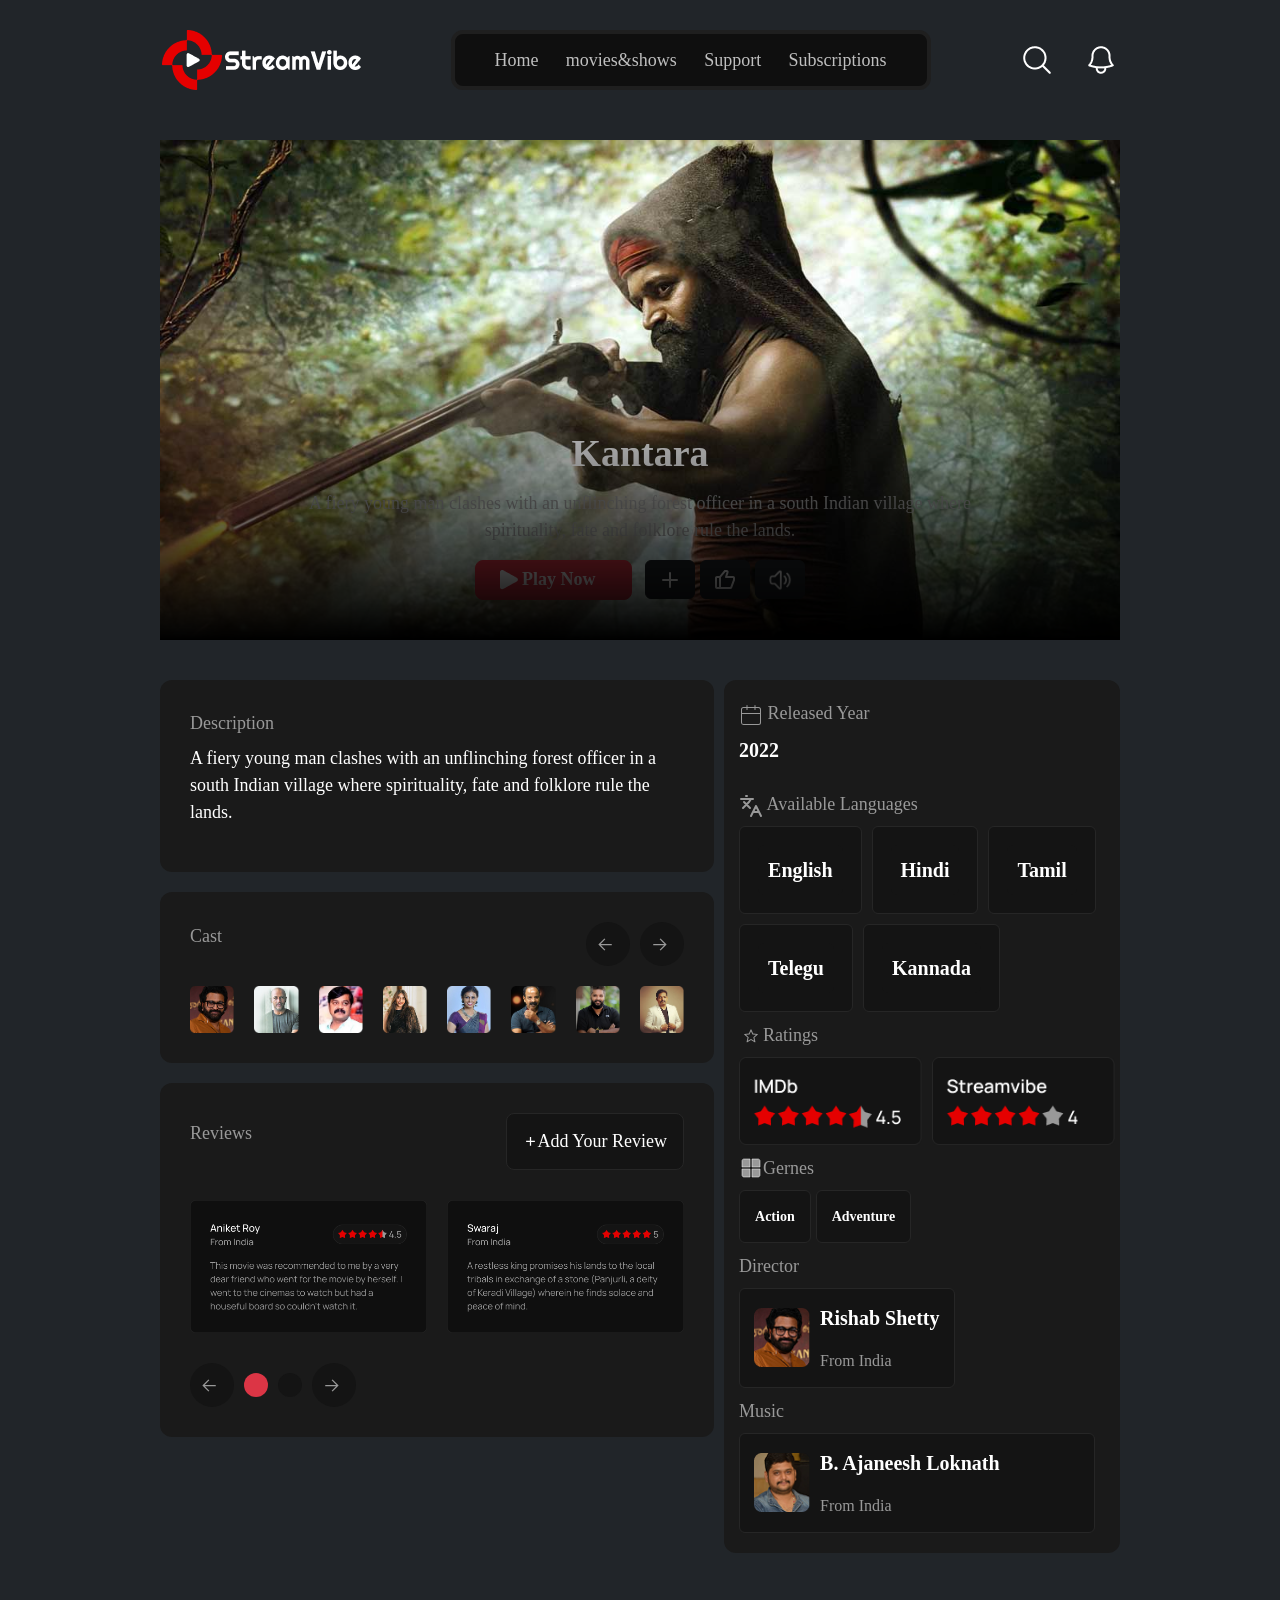
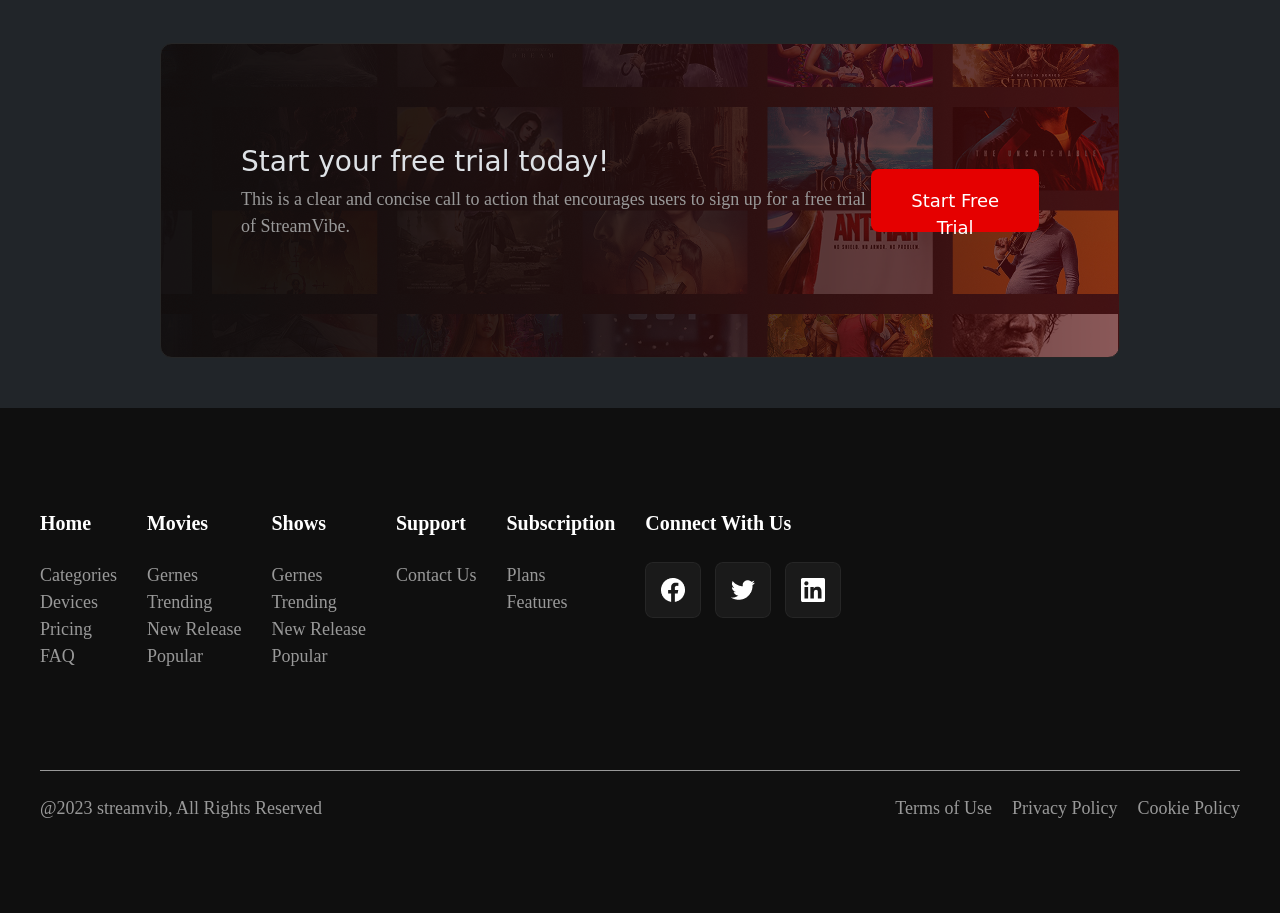
<file: movies&shows2.html>
<!DOCTYPE html>
<html lang="en , ar" data-bs-theme="dark">
<head>
    <meta charset="UTF-8">
    <meta name="viewport" content="width=device-width, initial-scale=1.0">
    <title>watch</title>
    <link href="https://cdn.jsdelivr.net/npm/bootstrap@5.3.8/dist/css/bootstrap.min.css" rel="stylesheet" integrity="sha384-sRIl4kxILFvY47J16cr9ZwB07vP4J8+LH7qKQnuqkuIAvNWLzeN8tE5YBujZqJLB" crossorigin="anonymous">
    <link rel="stylesheet" href="./styles/style.css">
    <link rel="stylesheet" href="./styles/resposive.css">
    <link rel="stylesheet" href="./styles/responsiveMobile.css">
</head>
<body>
    <nav class="navbar  align-items-center ">
           <img class="logo" src="./imges/Logo.png" alt="logo">
           <div class="navlinks" >
                <a href="./index.html" class="text-decoration-none">Home</a>
                <a href="./movies&shows.html" class="text-decoration-none">movies&shows</a>
                <a href="#"                   class="text-decoration-none">Support</a>
                <a href="./movies&shows3.html" class="text-decoration-none">Subscriptions</a>
           </div>
           <div class="navIcons d-flex flex-nowrap" >
                <button class="button-nav"><img src="./imges/Icon.png" alt="search" ></button>
                <button class="button-nav"><img src="./imges/Icon (1).png" alt="bell"></button>
                <button class="button3"><img src="./imges/Icon (3).png"></button>
           </div>
    </nav>
    <div class="page3">
        <div id="carouselExampleCaptions" class="carousel slide">
            <div class="carousel-inner">
                <div class="carousel-item active">
                    <picture>
                        <source media="(min-width : 600px)"srcset="./imges/43662728917b18c3feee0a56dc548ceeb6d69f48.png" >
                        <img src="./imges/43662728917b18c3feee0a56dc548ceeb6d69f48 (1).png" class="carousel-img">
                    </picture>
                    <div class="carousel-caption d-none d-md-block">
                        <h5>Kantara</h5>
                        <p>A fiery young man clashes with an unflinching forest officer in a south Indian village where spirituality, fate and folklore rule the lands.</p>
                        <div class="button-play">
                            <button type="button" class="btn btn-danger btnPlay "><img src="./imges/Rectangle 511 (Stroke).png"><span>Play Now</span></button>
                            <div class="btnCntrol">
                                <button type="button" class="btn btn-dark btns3"><svg xmlns="http://www.w3.org/2000/svg" width="24" height="24" viewBox="0 0 24 24">
                                    <path fill="#fff" d="M12 4a1 1 0 0 1 1 1v6h6a1 1 0 0 1 0 2h-6v6a1 1 0 0 1-2 0v-6H5a1 1 0 0 1 0-2h6V5a1 1 0 0 1 1-1" />
                                    </svg>
                                </button>
                                <button type="button" class="btn btn-dark btns3">
                                    <svg xmlns="http://www.w3.org/2000/svg" width="24" height="24" viewBox="0 0 24 24">
                                        <path fill="#fff" d="M20 8h-5.61l1.12-3.37c.2-.61.1-1.28-.27-1.8c-.38-.52-.98-.83-1.62-.83h-1.61c-.3 0-.58.13-.77.36L6.54 8H4.01c-1.1 0-2 .9-2 2v9c0 1.1.9 2 2 2h13.31a2 2 0 0 0 1.87-1.3l2.76-7.35c.04-.11.06-.23.06-.35v-2c0-1.1-.9-2-2-2ZM6 19H4v-9h2zm14-7.18L17.31 19H8V9.36L12.47 4h1.15l-1.56 4.68a1.01 1.01 0 0 0 .95 1.32h7v1.82Z" />
                                    </svg>
                                </button>
                                <button type="button" class="btn btn-dark btns3"><img src="./imges/Icon audio.png" width="24" height="24"></button>
                            </div>
                            
                        </div>  
                    </div>
                </div>
            </div>    
        </div>
        <div class="information">
            <div class="part1 col-12 col-lg-7 ">
                <div class="description">
                    <h6>Description</h6>
                    <p>A fiery young man clashes with an unflinching forest officer in a south Indian village where spirituality, fate and folklore rule the lands.</p>
                </div>
                <div class="cast">
                    <div class="casthead">
                        <p>Cast</p>
                        <div class="scrooling">
                            <button type="button">
                                <svg xmlns="http://www.w3.org/2000/svg"  viewBox="0 0 24 24">
                                    <path fill="none" stroke="#999" stroke-width="2" d="M22 12H2m9-9l-9 9l9 9" />
                                </svg>
                            </button>
                            <button type="button">
                                <svg xmlns="http://www.w3.org/2000/svg"  viewBox="0 0 24 24">
                                    <path fill="none" stroke="#999" stroke-width="2" d="M2 12h20m-9-9l9 9l-9 9" />
                                </svg>
                            </button>
                        </div>
                    </div>
                    <div class="castbody">
                        <img src="./imges/Image (71).png" alt="actor">
                        <img src="./imges/Image (72).png" alt="actor">
                        <img src="./imges/Image (73).png" alt="actor">
                        <img src="./imges/Image (74).png" alt="actor">
                        <img src="./imges/Image (75).png" class="d-none d-md-block" alt="actor">
                        <img src="./imges/Image (76).png" class="d-none d-md-block" alt="actor">
                        <img src="./imges/Image (77).png" class="d-none d-md-block" alt="actor">
                        <img src="./imges/Image (78).png" class="d-none d-md-block" alt="actor">
                        
                    </div>
                </div>
                <div class="reviews">
                    <div class="reviewHead">
                        <p>Reviews</p>
                        <button type="button"> 
                            <svg xmlns="http://www.w3.org/2000/svg" viewBox="0 0 24 24">
                                <path fill="#fff" d="M19 12.998h-6v6h-2v-6H5v-2h6v-6h2v6h6z" />
                            </svg>
                            <span>Add Your Review</span>
                        </button>
                    </div>
                    <div class="reviewsCARDS">
                        <img src="./imges/Card.png">
                        <img src="./imges/Card (1).png" class="d-none d-md-block">

                    </div>
                    <div class="scrooling">
                        <button type="button">
                            <svg xmlns="http://www.w3.org/2000/svg"  viewBox="0 0 24 24">
                                <path fill="none" stroke="#999" stroke-width="2" d="M22 12H2m9-9l-9 9l9 9" />
                            </svg>
                        </button>
                        <button type="button" class="dash-red btn-danger badge text-bg-danger">
                            <svg xmlns="http://www.w3.org/2000/svg"  viewBox="0 0 24 24">
                                <path fill="none"stroke-linecap="round" stroke-linejoin="round" stroke-width="2" d="M5 12h14" />
                            </svg>
                        </button>
                        <button type="button" class="dash">
                            <svg xmlns="http://www.w3.org/2000/svg"  viewBox="0 0 24 24">
                                <path fill="none"stroke-linecap="round" stroke-linejoin="round" stroke-width="2" d="M5 12h14" />
                            </svg>
                        </button>
                        <button type="button">
                            <svg xmlns="http://www.w3.org/2000/svg"  viewBox="0 0 24 24">
                                <path fill="none" stroke="#999" stroke-width="2" d="M2 12h20m-9-9l9 9l-9 9" />
                            </svg>
                        </button>
                    </div>

                </div>
            </div>
            <div class="part2 col-12 col-lg-5">
                <div class="year">
                    <h3>
                        <svg xmlns="http://www.w3.org/2000/svg" width="24" height="24" viewBox="0 0 24 24">
                            <path fill="#999" d="M19.5 4h-3V2.5a.5.5 0 0 0-1 0V4h-7V2.5a.5.5 0 0 0-1 0V4h-3A2.503 2.503 0 0 0 2 6.5v13A2.503 2.503 0 0 0 4.5 22h15a2.5 2.5 0 0 0 2.5-2.5v-13A2.5 2.5 0 0 0 19.5 4M21 19.5a1.5 1.5 0 0 1-1.5 1.5h-15A1.5 1.5 0 0 1 3 19.5V11h18zm0-9.5H3V6.5C3 5.672 3.67 5 4.5 5h3v1.5a.5.5 0 0 0 1 0V5h7v1.5a.5.5 0 0 0 1 0V5h3A1.5 1.5 0 0 1 21 6.5z" />
                        </svg>
                        Released Year
                    </h3>
                    <p>2022</p>
                </div>
                <div class="langs">
                    <h3>
                        <svg xmlns="http://www.w3.org/2000/svg" width="24" height="24" viewBox="0 0 24 24">
                            <path fill="none" stroke="#999" stroke-linecap="round" stroke-linejoin="round" stroke-width="2" d="m5 8l6 6m-7 0l6-6l2-3M2 5h12M7 2h1m14 20l-5-10l-5 10m2-4h6" />
                        </svg>
                        Available Languages
                    </h3>
                    <div>
                        <div class="lang"><span>English</span></div>
                        <div class="lang"><span>Hindi</span></div>
                        <div class="lang"><span>Tamil</span></div>
                        <div class="lang"><span>Telegu</span></div>
                        <div class="lang"><span>Kannada</span></div>
                    </div>
                </div>
                <div class="rating">
                    <h3>
                        <svg xmlns="http://www.w3.org/2000/svg" width="24" height="24" viewBox="0 0 24 24">
                            <path fill="#999" d="m8.85 16.825l3.15-1.9l3.15 1.925l-.825-3.6l2.775-2.4l-3.65-.325l-1.45-3.4l-1.45 3.375l-3.65.325l2.775 2.425zm3.15-.723l-3.63 2.192q-.16.079-.297.064q-.136-.016-.265-.094q-.13-.08-.196-.226t-.012-.319l.966-4.11l-3.195-2.77q-.135-.11-.178-.263t.019-.293t.165-.23q.104-.087.28-.118l4.216-.368l1.644-3.892q.068-.165.196-.238T12 5.364t.288.073t.195.238l1.644 3.892l4.215.368q.177.03.281.119q.104.088.166.229q.061.14.018.293t-.178.263l-3.195 2.77l.966 4.11q.056.171-.011.318t-.197.226q-.128.08-.265.095q-.136.015-.296-.064zm0-3.852" />
                        </svg>
                        Ratings
                    </h3>
                    <div class="rateCards">
                        <img src="./imges/Container (5).png">
                        <img src="./imges/Container (6).png">
                    </div>
                </div>
                <div class="gernes">
                    <h3>
                        <svg xmlns="http://www.w3.org/2000/svg" width="24" height="24" viewBox="0 0 24 24">
                            <path fill="#999" d="M13 13h8v6q0 .825-.587 1.413T19 21h-6zm0-2V3h6q.825 0 1.413.588T21 5v6zm-2 0H3V5q0-.825.588-1.412T5 3h6zm0 2v8H5q-.825 0-1.412-.587T3 19v-6z" stroke-width="0.5" stroke="#fff" />
                        </svg>
                        Gernes
                    </h3>
                    <div>
                        <div class="gerne"><span>Action</span></div>
                        <div class="gerne"><span>Adventure</span></div>
                    </div>
                </div>
                <div class="director">
                    <h3>Director</h3>
                    <div class="personinfo">
                        <img src="./imges/Image (79).png">
                        <div class="person">
                            <p>Rishab Shetty</p>
                            <span>From India</span>
                        </div>
                    </div>
                </div>
                <div class="music">
                    <h3>Music</h3>
                    <div class="personinfo">
                        <img src="./imges/Image (80).png">
                        <div class="person">
                            <p>B. Ajaneesh Loknath</p>
                            <span>From India</span>
                        </div>
                    </div>
                </div>
            </div>
        </div>
        <div class="start-trial">
            <div class="start-text">
                <h3>Start your free trial today!</h3>
                <p>This is a clear and concise call to action that encourages users to sign up for a free trial of StreamVibe.</p>
            </div>
            <button type="button" class="start-free">Start Free Trial</button>
        </div>
    </div>
    <footer>
    <div class="footer-links">
        <div class="linkContiner">
            <a href="#" class="heading">Home</a>
            <a href="#" class="body-link">Categories</a>
            <a href="#" class="body-link">Devices</a>
            <a href="#" class="body-link">Pricing</a>
            <a href="#" class="body-link">FAQ</a>
        </div>
        <div class="linkContiner">
            <a href="#" class="heading">Movies</a>
            <a href="#" class="body-link">Gernes</a>
            <a href="#" class="body-link">Trending</a>
            <a href="#" class="body-link">New Release</a>
            <a href="#" class="body-link">Popular</a>
        </div>
        <div class="linkContiner">
            <a href="#" class="heading">Shows</a>
            <a href="#" class="body-link">Gernes</a>
            <a href="#" class="body-link">Trending</a>
            <a href="#" class="body-link">New Release</a>
            <a href="#" class="body-link">Popular</a>
        </div>
        <div class="linkContiner">
            <a href="#" class="heading">Support</a>
            <a href="#" class="body-link">Contact Us</a>
        </div>
        <div class="linkContiner">
            <a href="#" class="heading">Subscription</a>
            <a href="#plans" class="body-link">Plans</a>
            <a href="#" class="body-link">Features</a>
        </div>
        <div class="linkContiner" >
            <a href="#" class="heading">Connect With Us</a>
            <div class="connection">
                <button type="button" class="media-button"  style="background-image: url(./imges/facebook.png) "></button>
                <button type="button" class="media-button"  style="background-image: url(./imges/X.png);"></button>
                <button type="button" class="media-button"  style="background-image: url(./imges/in.png);"></button>
            </div>
        </div>
        
    </div>
        <div class="line"></div>
    <div class="All-Rights">
        <p>@2023 streamvib, All Rights Reserved</p>
        <div class="copy-right">
            <p class="c">Terms of Use</p>
            <p class="c">Privacy Policy</p>
            <p class="c">Cookie Policy</p>

        </div>

    </div>
    </footer>
    



















    <script src="https://cdn.jsdelivr.net/npm/bootstrap@5.3.8/dist/js/bootstrap.bundle.min.js" integrity="sha384-FKyoEForCGlyvwx9Hj09JcYn3nv7wiPVlz7YYwJrWVcXK/BmnVDxM+D2scQbITxI" crossorigin="anonymous">

    </script>
</body>
</html>
</file>
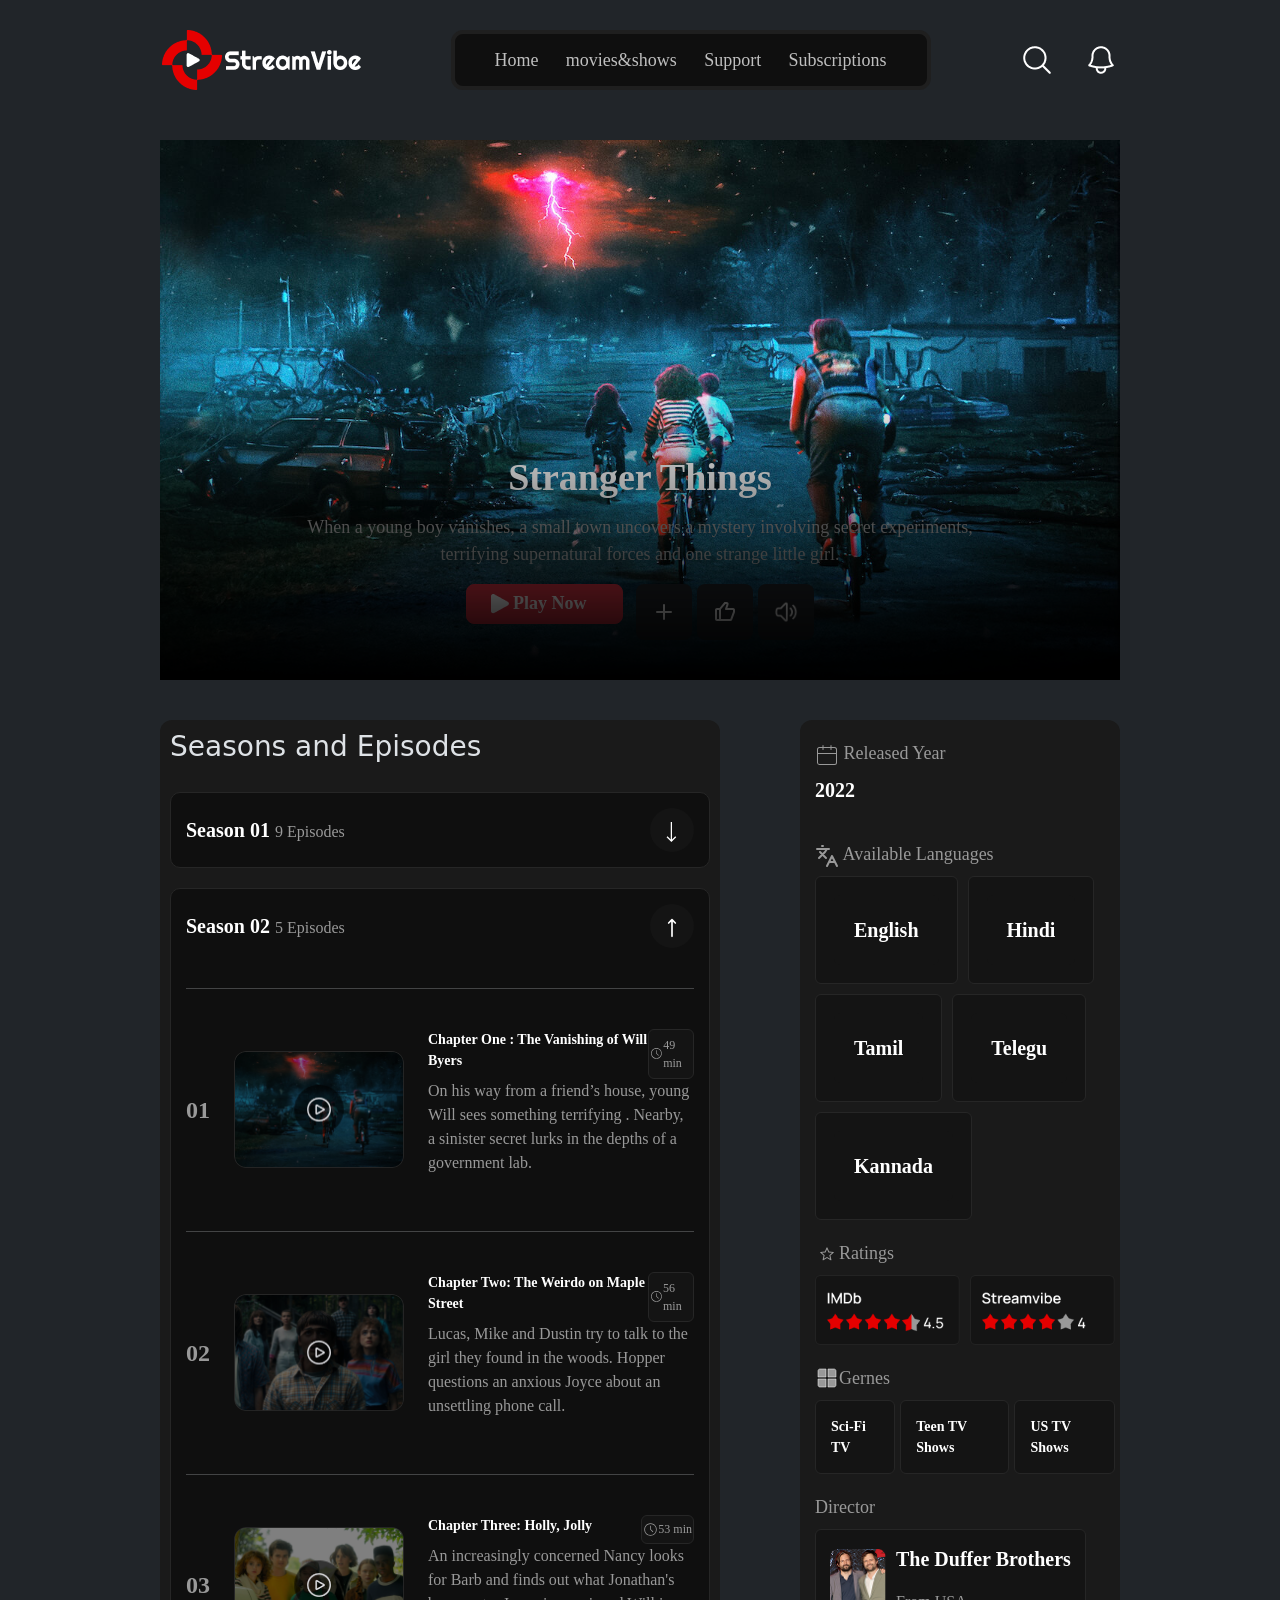
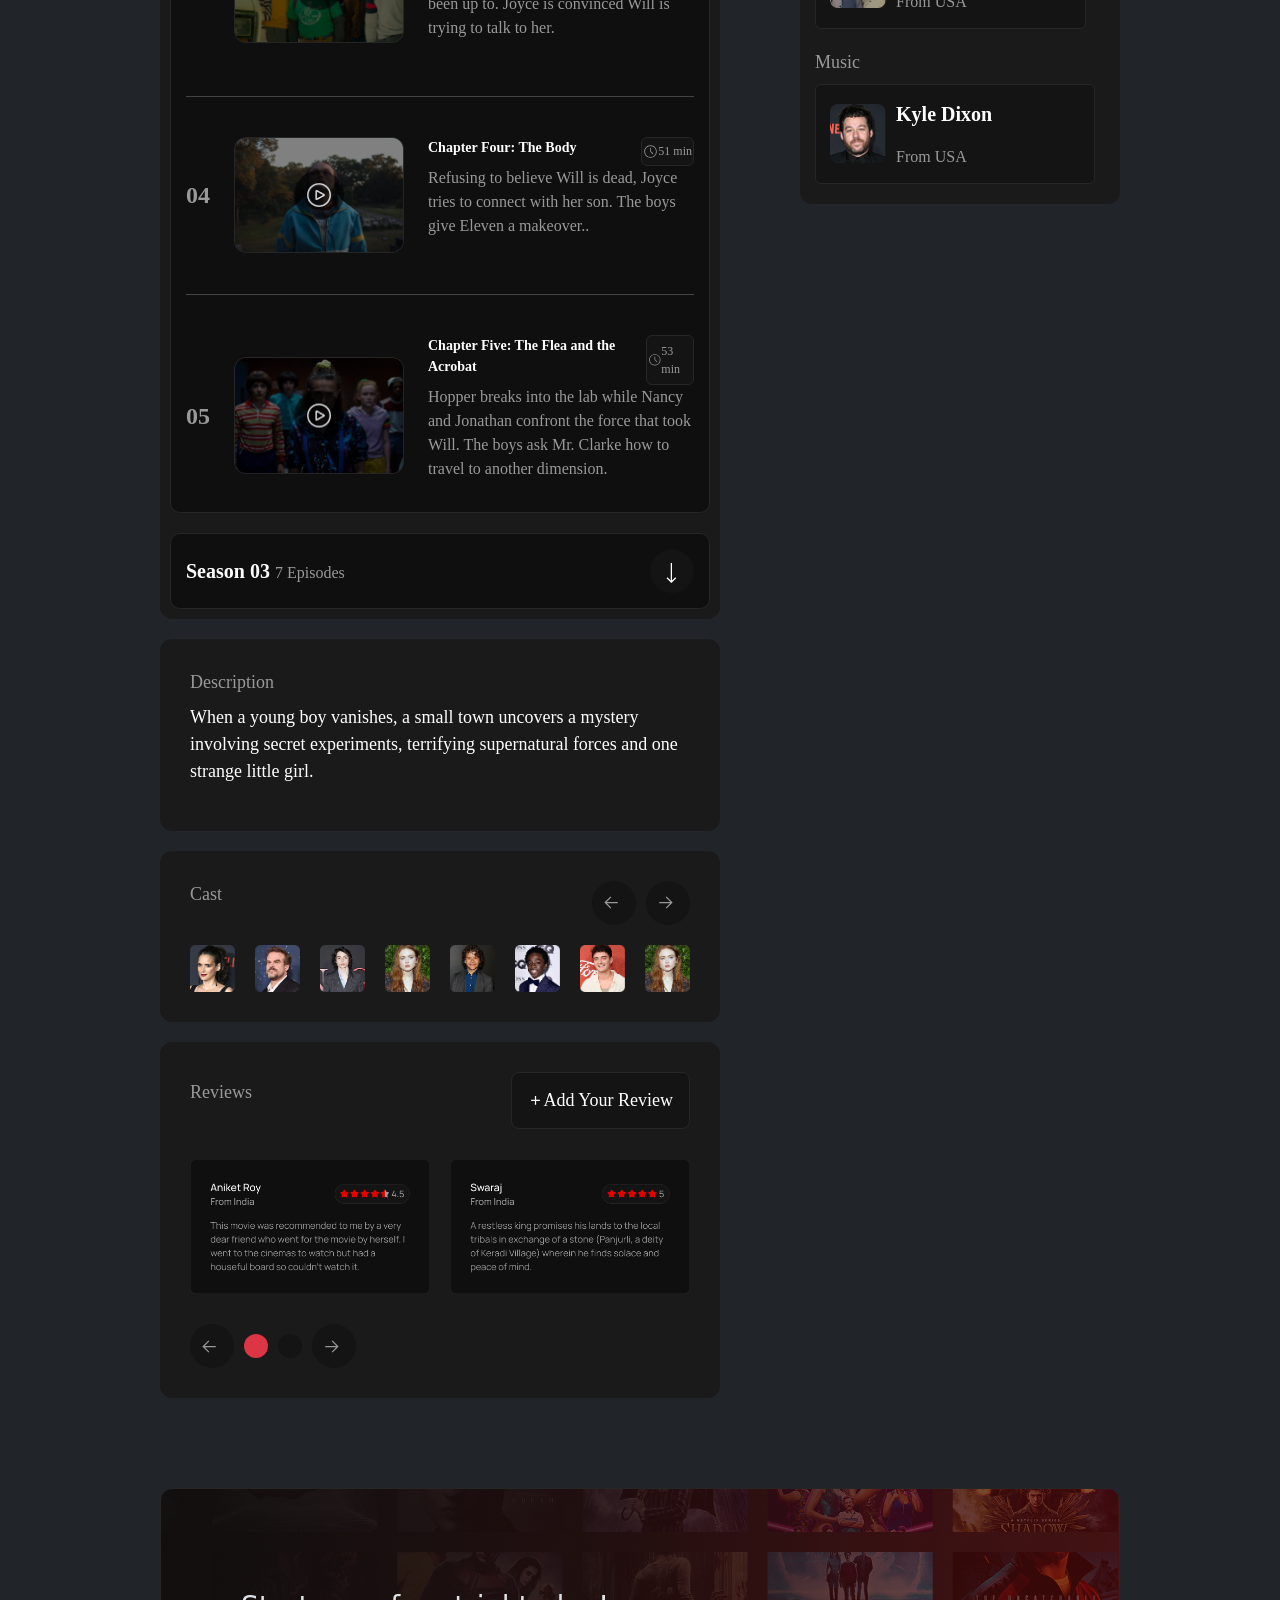
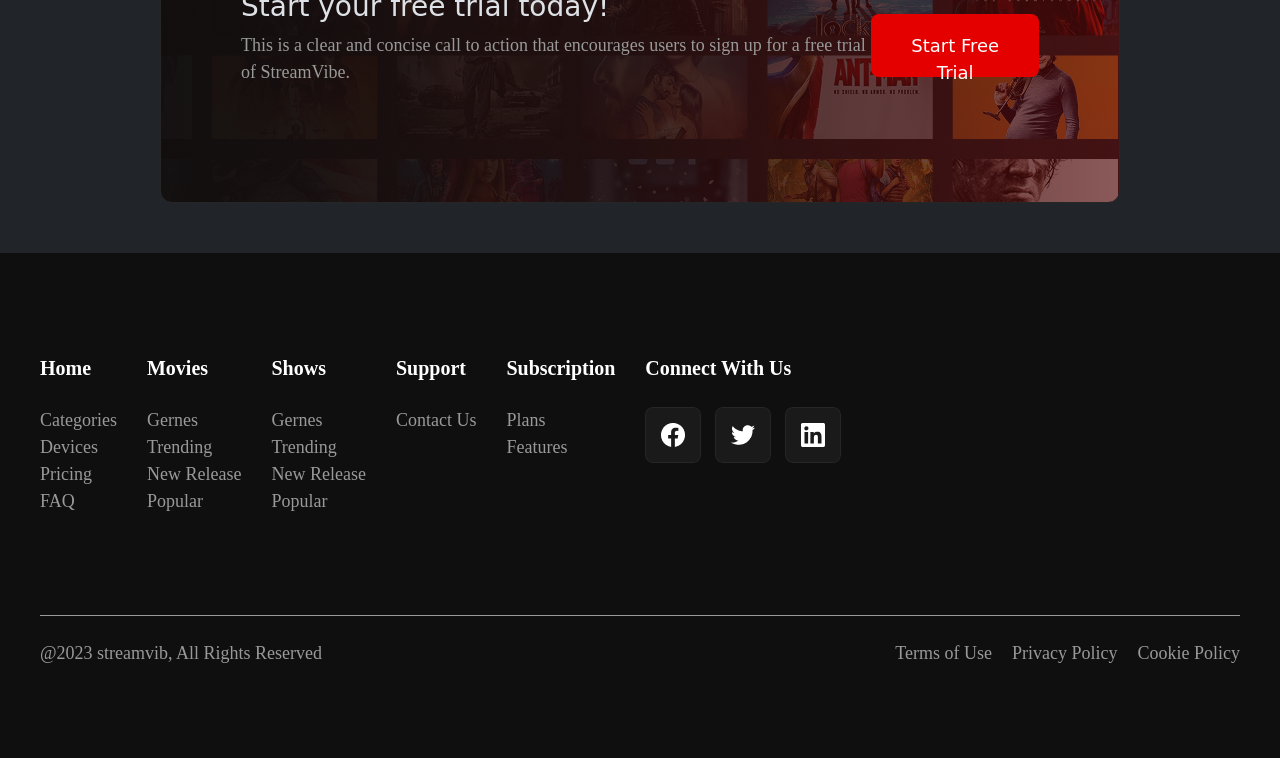
<file: movies&shows3.html>
<!DOCTYPE html>
<html lang="en , ar" data-bs-theme="dark">
<head>
    <meta charset="UTF-8">
    <meta name="viewport" content="width=device-width, initial-scale=1.0">
    <title>watch Stranger Things</title>
    <link href="https://cdn.jsdelivr.net/npm/bootstrap@5.3.8/dist/css/bootstrap.min.css" rel="stylesheet" integrity="sha384-sRIl4kxILFvY47J16cr9ZwB07vP4J8+LH7qKQnuqkuIAvNWLzeN8tE5YBujZqJLB" crossorigin="anonymous">
    <link rel="stylesheet" href="./styles/style.css">
    <link rel="stylesheet" href="./styles/resposive.css">
    <link rel="stylesheet" href="./styles/responsiveMobile.css">
</head>
<body>
    <nav class="navbar  align-items-center ">
           <img class="logo" src="./imges/Logo.png" alt="logo">
           <div class="navlinks" >
                <a href="./index.html" class="text-decoration-none">Home</a>
                <a href="./movies&shows.html" class="text-decoration-none">movies&shows</a>
                <a href="./movies&shows2.html" class="text-decoration-none">Support</a>
                <a href="#" class="text-decoration-none">Subscriptions</a>
           </div>
           <div class="navIcons d-flex flex-nowrap" >
                <button class="button-nav"><img src="./imges/Icon.png" alt="search" ></button>
                <button class="button-nav"><img src="./imges/Icon (1).png" alt="bell"></button>
                <button class="button3"><img src="./imges/Icon (3).png"></button>
           </div>
    </nav>
    <div class="page4">
        <div id="carouselExampleCaptions" class="carousel slide">
            <div class="carousel-inner">
                <div class="carousel-item active">
                    <picture>
                        <source media="(min-width : 600px)"srcset="./imges/bbf004c01bb9f0f9dc2616088f1d1a153008cb7e.png" >
                        <img src="./imges/bbf004c01bb9f0f9dc2616088f1d1a153008cb7e (1).png" class="carousel-img">
                    </picture>
                    <div class="carousel-caption d-none d-md-block">
                        <h5>Stranger Things</h5>
                        <p>When a young boy vanishes, a small town uncovers a mystery involving secret experiments, terrifying supernatural forces and one strange little girl.</p>
                        <div class="button-play">
                            <button type="button" class="btn btn-danger btnPlay "><img src="./imges/Rectangle 511 (Stroke).png"><span>Play Now</span></button>
                            <div class="btnCntrol">
                                <button type="button" class="btn btn-dark btns3"><svg xmlns="http://www.w3.org/2000/svg" width="24" height="24" viewBox="0 0 24 24">
                                    <path fill="#fff" d="M12 4a1 1 0 0 1 1 1v6h6a1 1 0 0 1 0 2h-6v6a1 1 0 0 1-2 0v-6H5a1 1 0 0 1 0-2h6V5a1 1 0 0 1 1-1" />
                                    </svg>
                                </button>
                                <button type="button" class="btn btn-dark btns3">
                                    <svg xmlns="http://www.w3.org/2000/svg" width="24" height="24" viewBox="0 0 24 24">
                                        <path fill="#fff" d="M20 8h-5.61l1.12-3.37c.2-.61.1-1.28-.27-1.8c-.38-.52-.98-.83-1.62-.83h-1.61c-.3 0-.58.13-.77.36L6.54 8H4.01c-1.1 0-2 .9-2 2v9c0 1.1.9 2 2 2h13.31a2 2 0 0 0 1.87-1.3l2.76-7.35c.04-.11.06-.23.06-.35v-2c0-1.1-.9-2-2-2ZM6 19H4v-9h2zm14-7.18L17.31 19H8V9.36L12.47 4h1.15l-1.56 4.68a1.01 1.01 0 0 0 .95 1.32h7v1.82Z" />
                                    </svg>
                                </button>
                                <button type="button" class="btn btn-dark btns3"><img src="./imges/Icon audio.png" width="24" height="24"></button>
                            </div>
                            
                        </div>  
                    </div>
                </div>
            </div>    
        </div>
        <div class="information">
            <div class="part1 col-12 col-lg-7 ">
                <div class="SeasonsAndEpisodes">
                    <h3>Seasons and Episodes</h3>
                    <div class="season1">
                        <div class="seasonNum">
                            <span class="span1">Season 01</span>
                            <span>9 Episodes</span>
                        </div>
                        <button type="button">
                            <svg xmlns="http://www.w3.org/2000/svg"  viewBox="0 0 2048 2048">
                                <path fill="#fff" d="m1364 1459l91 90l-493 493l-494-493l91-90l338 338L896 3h128l1 1795z" />
                            </svg>
                        </button>
                    </div>
                    <div class="season2">
                        <div class="seasonHead">
                           <div class="seasonNum">
                            <span class="span1">Season 02</span>
                            <span>5 Episodes</span>
                        </div>
                        <button type="button">
                            <svg xmlns="http://www.w3.org/2000/svg"viewBox="0 0 24 24">
                                <path fill="none" stroke="#fff" stroke-linecap="round" stroke-linejoin="round" stroke-width="2" d="m8 6l4-4l4 4m-4-4v20" />
                            </svg>
                        </button> 
                        </div>
                        <hr>
                        <div class="Episodes">
                            <span>01</span>
                            <img src="./imges/Sub Container (2).png" alt="play">
                            <div class="chapter">
                                <div class="chapterHead">
                                    <h3>Chapter One : The Vanishing of Will Byers</h3>
                                    <div class="time">
                                        <svg xmlns="http://www.w3.org/2000/svg" viewBox="0 0 24 24">
                                            <path fill="#999" fill-rule="evenodd" d="m12.6 11.503l3.891 3.891l-.848.849L11.4 12V6h1.2zM12 22C6.477 22 2 17.523 2 12S6.477 2 12 2s10 4.477 10 10s-4.477 10-10 10m0-1.2a8.8 8.8 0 1 0 0-17.6a8.8 8.8 0 0 0 0 17.6" />
                                        </svg>
                                        <span>49 min</span>
                                    </div>
                                </div>
                                <div class="chapterBody">
                                    <p>On his way from a friend’s house, young Will sees something terrifying . Nearby, a sinister secret lurks in the depths of a government lab.</p>
                                </div>

                            </div>
                        </div>
                        <hr>
                        <div class="Episodes">
                            <span>02</span>
                            <img src="./imges/Sub Container (3).png" alt="play">
                            <div class="chapter">
                                <div class="chapterHead">
                                    <h3>Chapter Two: The Weirdo on Maple Street</h3>
                                    <div class="time">
                                        <svg xmlns="http://www.w3.org/2000/svg" viewBox="0 0 24 24">
                                            <path fill="#999" fill-rule="evenodd" d="m12.6 11.503l3.891 3.891l-.848.849L11.4 12V6h1.2zM12 22C6.477 22 2 17.523 2 12S6.477 2 12 2s10 4.477 10 10s-4.477 10-10 10m0-1.2a8.8 8.8 0 1 0 0-17.6a8.8 8.8 0 0 0 0 17.6" />
                                        </svg>
                                        <span>56 min</span>
                                    </div>
                                </div>
                                <div class="chapterBody">
                                    <p>Lucas, Mike and Dustin try to talk to the girl they found in the woods. Hopper questions an anxious Joyce about an unsettling phone call.</p>
                                </div>

                            </div>
                        </div>
                        <hr>
                        <div class="Episodes">
                            <span>03</span>
                            <img src="./imges/Sub Container (4).png" alt="play">
                            <div class="chapter">
                                <div class="chapterHead">
                                    <h3>Chapter Three: Holly, Jolly</h3>
                                    <div class="time">
                                        <svg xmlns="http://www.w3.org/2000/svg" viewBox="0 0 24 24">
                                            <path fill="#999" fill-rule="evenodd" d="m12.6 11.503l3.891 3.891l-.848.849L11.4 12V6h1.2zM12 22C6.477 22 2 17.523 2 12S6.477 2 12 2s10 4.477 10 10s-4.477 10-10 10m0-1.2a8.8 8.8 0 1 0 0-17.6a8.8 8.8 0 0 0 0 17.6" />
                                        </svg>
                                        <span>53 min</span>
                                    </div>
                                </div>
                                <div class="chapterBody">
                                    <p>An increasingly concerned Nancy looks for Barb and finds out what Jonathan's been up to. Joyce is convinced Will is trying to talk to her.</p>
                                </div>

                            </div>
                        </div>
                        <hr>
                        <div class="Episodes">
                            <span>04</span>
                            <img src="./imges/Sub Container (5).png" alt="play">
                            <div class="chapter">
                                <div class="chapterHead">
                                    <h3>Chapter Four: The Body</h3>
                                    <div class="time">
                                        <svg xmlns="http://www.w3.org/2000/svg" viewBox="0 0 24 24">
                                            <path fill="#999" fill-rule="evenodd" d="m12.6 11.503l3.891 3.891l-.848.849L11.4 12V6h1.2zM12 22C6.477 22 2 17.523 2 12S6.477 2 12 2s10 4.477 10 10s-4.477 10-10 10m0-1.2a8.8 8.8 0 1 0 0-17.6a8.8 8.8 0 0 0 0 17.6" />
                                        </svg>
                                        <span>51 min</span>
                                    </div>
                                </div>
                                <div class="chapterBody">
                                    <p>Refusing to believe Will is dead, Joyce tries to connect with her son. The boys give Eleven a makeover..</p>
                                </div>

                            </div>
                        </div>
                        <hr>
                        <div class="Episodes">
                            <span>05</span>
                            <img src="./imges/Sub Container (6).png" alt="play">
                            <div class="chapter">
                                <div class="chapterHead">
                                    <h3>Chapter Five: The Flea and the Acrobat</h3>
                                    <div class="time">
                                        <svg xmlns="http://www.w3.org/2000/svg" viewBox="0 0 24 24">
                                            <path fill="#999" fill-rule="evenodd" d="m12.6 11.503l3.891 3.891l-.848.849L11.4 12V6h1.2zM12 22C6.477 22 2 17.523 2 12S6.477 2 12 2s10 4.477 10 10s-4.477 10-10 10m0-1.2a8.8 8.8 0 1 0 0-17.6a8.8 8.8 0 0 0 0 17.6" />
                                        </svg>
                                        <span>53 min</span>
                                    </div>
                                </div>
                                <div class="chapterBody">
                                    <p>Hopper breaks into the lab while Nancy and Jonathan confront the force that took Will. The boys ask Mr. Clarke how to travel to another dimension.</p>
                                </div>

                            </div>
                        </div>

                    </div>
                    <div class="season1">
                        <div class="seasonNum">
                            <span class="span1">Season 03</span>
                            <span>7 Episodes</span>
                        </div>
                        <button type="button" class="rounded-circle">
                            <svg xmlns="http://www.w3.org/2000/svg"  viewBox="0 0 2048 2048">
                                <path fill="#fff" d="m1364 1459l91 90l-493 493l-494-493l91-90l338 338L896 3h128l1 1795z" />
                            </svg>
                        </button>
                    </div>
                </div>
                <div class="description">
                    <h6>Description</h6>
                    <p>When a young boy vanishes, a small town uncovers a mystery involving secret experiments, terrifying supernatural forces and one strange little girl.</p>
                </div>
                <div class="cast">
                    <div class="casthead">
                        <p>Cast</p>
                        <div class="scrooling">
                            <button type="button">
                                <svg xmlns="http://www.w3.org/2000/svg"  viewBox="0 0 24 24">
                                    <path fill="none" stroke="#999" stroke-width="2" d="M22 12H2m9-9l-9 9l9 9" />
                                </svg>
                            </button>
                            <button type="button">
                                <svg xmlns="http://www.w3.org/2000/svg"  viewBox="0 0 24 24">
                                    <path fill="none" stroke="#999" stroke-width="2" d="M2 12h20m-9-9l9 9l-9 9" />
                                </svg>
                            </button>
                        </div>
                    </div>
                    <div class="castbody">
                        <img src="./imges/Image (61).png" alt="actor">
                        <img src="./imges/Image (62).png" alt="actor">
                        <img src="./imges/Image (63).png" alt="actor">
                        <img src="./imges/Image (64).png" alt="actor">
                        <img src="./imges/Image (65).png" class="d-none d-md-block" alt="actor">
                        <img src="./imges/Image (66).png" class="d-none d-md-block" alt="actor">
                        <img src="./imges/Image (67).png" class="d-none d-md-block" alt="actor">
                        <img src="./imges/Image (68).png" class="d-none d-md-block" alt="actor">
                        
                    </div>
                </div>
                <div class="reviews">
                    <div class="reviewHead">
                        <p>Reviews</p>
                        <button type="button"> 
                            <svg xmlns="http://www.w3.org/2000/svg" viewBox="0 0 24 24">
                                <path fill="#fff" d="M19 12.998h-6v6h-2v-6H5v-2h6v-6h2v6h6z" />
                            </svg>
                            <span>Add Your Review</span>
                        </button>
                    </div>
                    <div class="reviewsCARDS">
                        <img src="./imges/Card.png">
                        <img src="./imges/Card (1).png" class="d-none d-md-block">

                    </div>
                    <div class="scrooling">
                        <button type="button">
                            <svg xmlns="http://www.w3.org/2000/svg"  viewBox="0 0 24 24">
                                <path fill="none" stroke="#999" stroke-width="2" d="M22 12H2m9-9l-9 9l9 9" />
                            </svg>
                        </button>
                        <button type="button" class="dash-red btn-danger badge text-bg-danger">
                            <svg xmlns="http://www.w3.org/2000/svg"  viewBox="0 0 24 24">
                                <path fill="none"stroke-linecap="round" stroke-linejoin="round" stroke-width="2" d="M5 12h14" />
                            </svg>
                        </button>
                        <button type="button" class="dash">
                            <svg xmlns="http://www.w3.org/2000/svg"  viewBox="0 0 24 24">
                                <path fill="none"stroke-linecap="round" stroke-linejoin="round" stroke-width="2" d="M5 12h14" />
                            </svg>
                        </button>
                        <button type="button">
                            <svg xmlns="http://www.w3.org/2000/svg"  viewBox="0 0 24 24">
                                <path fill="none" stroke="#999" stroke-width="2" d="M2 12h20m-9-9l9 9l-9 9" />
                            </svg>
                        </button>
                    </div>

                </div>
            </div>
            <div class="part2 col-12 col-lg-4">
                <div class="year">
                    <h3>
                        <svg xmlns="http://www.w3.org/2000/svg" width="24" height="24" viewBox="0 0 24 24">
                            <path fill="#999" d="M19.5 4h-3V2.5a.5.5 0 0 0-1 0V4h-7V2.5a.5.5 0 0 0-1 0V4h-3A2.503 2.503 0 0 0 2 6.5v13A2.503 2.503 0 0 0 4.5 22h15a2.5 2.5 0 0 0 2.5-2.5v-13A2.5 2.5 0 0 0 19.5 4M21 19.5a1.5 1.5 0 0 1-1.5 1.5h-15A1.5 1.5 0 0 1 3 19.5V11h18zm0-9.5H3V6.5C3 5.672 3.67 5 4.5 5h3v1.5a.5.5 0 0 0 1 0V5h7v1.5a.5.5 0 0 0 1 0V5h3A1.5 1.5 0 0 1 21 6.5z" />
                        </svg>
                        Released Year
                    </h3>
                    <p>2022</p>
                </div>
                <div class="langs">
                    <h3>
                        <svg xmlns="http://www.w3.org/2000/svg" width="24" height="24" viewBox="0 0 24 24">
                            <path fill="none" stroke="#999" stroke-linecap="round" stroke-linejoin="round" stroke-width="2" d="m5 8l6 6m-7 0l6-6l2-3M2 5h12M7 2h1m14 20l-5-10l-5 10m2-4h6" />
                        </svg>
                        Available Languages
                    </h3>
                    <div>
                        <div class="lang"><span>English</span></div>
                        <div class="lang"><span>Hindi</span></div>
                        <div class="lang"><span>Tamil</span></div>
                        <div class="lang"><span>Telegu</span></div>
                        <div class="lang"><span>Kannada</span></div>
                    </div>
                </div>
                <div class="rating">
                    <h3>
                        <svg xmlns="http://www.w3.org/2000/svg" width="24" height="24" viewBox="0 0 24 24">
                            <path fill="#999" d="m8.85 16.825l3.15-1.9l3.15 1.925l-.825-3.6l2.775-2.4l-3.65-.325l-1.45-3.4l-1.45 3.375l-3.65.325l2.775 2.425zm3.15-.723l-3.63 2.192q-.16.079-.297.064q-.136-.016-.265-.094q-.13-.08-.196-.226t-.012-.319l.966-4.11l-3.195-2.77q-.135-.11-.178-.263t.019-.293t.165-.23q.104-.087.28-.118l4.216-.368l1.644-3.892q.068-.165.196-.238T12 5.364t.288.073t.195.238l1.644 3.892l4.215.368q.177.03.281.119q.104.088.166.229q.061.14.018.293t-.178.263l-3.195 2.77l.966 4.11q.056.171-.011.318t-.197.226q-.128.08-.265.095q-.136.015-.296-.064zm0-3.852" />
                        </svg>
                        Ratings
                    </h3>
                    <div class="rateCards">
                        <img src="./imges/Container (5).png">
                        <img src="./imges/Container (6).png">
                    </div>
                </div>
                <div class="gernes">
                    <h3>
                        <svg xmlns="http://www.w3.org/2000/svg" width="24" height="24" viewBox="0 0 24 24">
                            <path fill="#999" d="M13 13h8v6q0 .825-.587 1.413T19 21h-6zm0-2V3h6q.825 0 1.413.588T21 5v6zm-2 0H3V5q0-.825.588-1.412T5 3h6zm0 2v8H5q-.825 0-1.412-.587T3 19v-6z" stroke-width="0.5" stroke="#fff" />
                        </svg>
                        Gernes
                    </h3>
                    <div>
                        <div class="gerne"><span>Sci-Fi TV</span></div>
                        <div class="gerne"><span>Teen TV Shows</span></div>
                        <div class="gerne"><span>US TV Shows</span></div>
                    </div>
                </div>
                <div class="director">
                    <h3>Director</h3>
                    <div class="personinfo">
                        <img src="./imges/Image (69).png">
                        <div class="person">
                            <p>The Duffer Brothers</p>
                            <span>From USA</span>
                        </div>
                    </div>
                </div>
                <div class="music">
                    <h3>Music</h3>
                    <div class="personinfo">
                        <img src="./imges/Image (70).png">
                        <div class="person">
                            <p>Kyle Dixon</p>
                            <span>From USA</span>
                        </div>
                    </div>
                </div>
            </div>
        </div>
        <div class="start-trial">
            <div class="start-text">
                <h3>Start your free trial today!</h3>
                <p>This is a clear and concise call to action that encourages users to sign up for a free trial of StreamVibe.</p>
            </div>
            <button type="button" class="start-free">Start Free Trial</button>
        </div>
    </div>
    <footer>
    <div class="footer-links">
        <div class="linkContiner">
            <a href="#" class="heading">Home</a>
            <a href="#" class="body-link">Categories</a>
            <a href="#" class="body-link">Devices</a>
            <a href="#" class="body-link">Pricing</a>
            <a href="#" class="body-link">FAQ</a>
        </div>
        <div class="linkContiner">
            <a href="#" class="heading">Movies</a>
            <a href="#" class="body-link">Gernes</a>
            <a href="#" class="body-link">Trending</a>
            <a href="#" class="body-link">New Release</a>
            <a href="#" class="body-link">Popular</a>
        </div>
        <div class="linkContiner">
            <a href="#" class="heading">Shows</a>
            <a href="#" class="body-link">Gernes</a>
            <a href="#" class="body-link">Trending</a>
            <a href="#" class="body-link">New Release</a>
            <a href="#" class="body-link">Popular</a>
        </div>
        <div class="linkContiner">
            <a href="#" class="heading">Support</a>
            <a href="#" class="body-link">Contact Us</a>
        </div>
        <div class="linkContiner">
            <a href="#" class="heading">Subscription</a>
            <a href="#plans" class="body-link">Plans</a>
            <a href="#" class="body-link">Features</a>
        </div>
        <div class="linkContiner" >
            <a href="#" class="heading">Connect With Us</a>
            <div class="connection">
                <button type="button" class="media-button"  style="background-image: url(./imges/facebook.png) "></button>
                <button type="button" class="media-button"  style="background-image: url(./imges/X.png);"></button>
                <button type="button" class="media-button"  style="background-image: url(./imges/in.png);"></button>
            </div>
        </div>
        
    </div>
        <div class="line"></div>
    <div class="All-Rights">
        <p>@2023 streamvib, All Rights Reserved</p>
        <div class="copy-right">
            <p class="c">Terms of Use</p>
            <p class="c">Privacy Policy</p>
            <p class="c">Cookie Policy</p>

        </div>

    </div>
    </footer>
    



















    <script src="https://cdn.jsdelivr.net/npm/bootstrap@5.3.8/dist/js/bootstrap.bundle.min.js" integrity="sha384-FKyoEForCGlyvwx9Hj09JcYn3nv7wiPVlz7YYwJrWVcXK/BmnVDxM+D2scQbITxI" crossorigin="anonymous">

    </script>
</body>
</html>
</file>
<file: styles/style.css>
*{
    margin: 0;
    padding: 0;
    box-sizing: border-box;

}

@import url('https://fonts.googleapis.com/css2?family=Manrope:wght@200..800&display=swap');

:root{
    --font-family-Manrope:"Manrope";
}
/* home page */
.navbar{
    display: flex;
    flex-wrap: nowrap;
    padding: 30px 162px;
    position: fixed;
    top: 0;
    z-index: 100;
    width: 100%;
    justify-content: space-between;
    .logo{
        width:199px;
        height:60px;
    }
    .navlinks{
        width:480px; 
        height:60px;
        display: flex;
        flex-wrap: nowrap;
        align-items: center;
        background-color: #0F0F0F;
        border: 4px solid;
        border-color: #1F1F1F;
        border-radius: 12px ;
        padding: 10px 40px;
        /* gap: 30px; */
        justify-content: space-between;
        a{
            font-family: var(--font-family-Manrope);
            font-weight: 400;
            font-style: normal;
            font-size: 18px;
            line-height: 150%;
            color: #BFBFBF;
        }
        a:focus , :hover{
            background-color: #1A1A1A ;
            border: 1px;
            border-radius: 8px;
            padding: 14px 24px;
        

        }

    }
    .navIcons{
        width: 98px;
        height: 34px;
        gap: 30px;
         .button-nav{
                background: none;
                border: 0;
                cursor: pointer;
                img{
                width: 34px;
                height: 34px;
                
                }

            }
        .button3{
            display: none;
        }
       
    }
}
.Container{
    width: 100%;
    height: 1092px;
    .imgContainer{
        width: 100%;
        height: 860px;
        display: inline-block;
        background-image: url(../imges/Sub\ Container.png);
        background-repeat: no-repeat;
        background-position: top;
        background-size: 100%;
        position: relative;

    }
    
    .TextContainer{
        padding: 0 390px;
        gap:50px;
        text-align: center; 
        position: absolute;
        top: 500px;
        z-index: 90;
        h1{
            font-weight: 700;
            font-style: bold;
            font-size: 40px;
            line-height: 200%;
            font-family: var(--font-family-Manrope);
        }
        p{
            font-family: var(--font-family-Manrope);
            font-weight: 400;
            font-style: normal;
            font-size: 14px;
            line-height: 150%;
            color: #999999;
        }
        button{
            background-color: #E50000;
            border-radius: 8px;
        }
    }


}
.ExplorContainer{
    padding: 80px;
    width: 100%;
    display: flex;
    flex-direction: column;
    gap: 50px;
    .movieTOP{
                display: flex;
                flex-direction: row !important;
                width: 100%;
                justify-content: space-between;
                align-items: center;
                .explor-text{
                    h3{
                        font-family: var(--font-family-Manrope);
                        font-weight: 700;
                        font-size: 38px;
                        font-style: bold;
                        color: #FFFFFF;
                    }
                    p{
                        font-family: var(--font-family-Manrope);
                        font-weight: 400;
                        font-size: 18px;
                        font-style: normal;
                        color: #999999;

                    }
                }
                .scrool{
                    width: 220px;
                    height: 88px;
                    border: 1px;
                    border-radius:12px;
                    justify-content: space-between;
                    align-items: center;
                    background-color: #0F0F0F;
                    .left-scrool{
                        width: 56px;
                        height: 56px;
                        border: 1px;
                        border-radius: 8px;
                    }
                    .dash-red{
                        width: 23px;
                        height: 4px;
                        border: 1px; ;
                        border-radius: 100px;
                    }
                    .dash{
                        width: 16.33px;
                        height: 4px;
                        border: 1px; ;
                        border-radius: 100px;
                    }
                    .right-scrool{
                        width: 56px;
                        height: 56px;
                        border: 1px;
                        border-radius: 8px;
                    }

                }
                
            }
    .movies-section {
                padding: 40px;
                gap: 20px;
                .card-movies{
                    border-radius: 10px;
                    border: 1px solid #262626;
                    background-color: #1A1A1A;
                    width: calc((100% - 5*20px) / 5);
                    padding: 14px;
                    .bigimage{
                        display: flex;
                        justify-content: center;
                        align-items: center;
                        img{
                            width: 100px;
                        }
                    }
                    
                    .inner-card{
                        h4{
                            font-family: var(--font-family-Manrope);
                            font-weight: 700;
                            font-size: 18px;
                            line-height: 150%;
                            color: #FFFFFF;
                        }
                        a{
                            width: 30px;
                            height: 30px;
                        }

                    }

                    @media (max-width: 992px) {
                        width: calc((100% - 4*20px) / 3);
                    }

                    @media (max-width: 768px) {
                        width: 100%;
                    }

                }
            }
    } 
.streaming-experience{
    padding: 0 160px;
    margin-bottom: 120px;
    .streaming-info{
        margin-bottom: 60px;
        h1{
            font-family: var(--font-family-Manrope);
            font-weight: 700;
            font-size: 28px;
            color: #FFFFFF;
        }
       p{
            font-family: var(--font-family-Manrope);
            font-weight: 400;
            font-size: 16px;
            color:#999999;
        }
    }
    .card-devices{
        display: flex;
        flex-direction: row;
        flex-wrap: wrap;
        gap: 20px;
        
        .devices-img{
            width: calc((100% - 2*20px)/3);    
        }
        

    }
}
.Questions{
    padding: 0 162px;
    .Questions-head{
        display: flex;
        /* justify-content: space-between; */
        gap: 0;
        flex-shrink: 1;
        .title{
            h1{
                font-family: var(--font-family-Manrope);
                font-size:38px ;
                font-weight: 700;
                line-height: 150%;
                color: #FFFFFF;
            }
            p{
                font-family: var(--font-family-Manrope);
                font-size:18px ;
                font-weight: 400;
                line-height: 150%;
                color: #999999;
            }

        }
        .btn{
            display: inline-flex;
            flex-wrap: nowrap;
            
            background-color: #E50000;
            width: fit-content;
            height:58px;
            border: 1px;
            border-radius: 8px;
            padding: 5px 10px;
            /* align-self:flex-start; */
            color: #FFFFFF;
            font-family: var(--font-family-Manrope);
            font-size:18px ;
            font-weight: 400;
            line-height: 150%;

        
        }
    }
        .all {
        display: flex;
        flex-wrap: wrap;
        justify-content: center;
        gap: 80px;
        width: 90%;
        margin: 0 auto;
    }

    .coll {
        flex: 1;
        min-width: 350px;
    }

    .accordion-item {
        background-color: transparent !important;
        border: none !important;
        border-bottom: 1px solid #333333 !important;
        padding: 15px 0;
        height: auto !important;
    }

    .accordion-item:has(.accordion-button:not(.collapsed)) {
        border-bottom: 2px solid #E50914 !important;
    }

    .accordion-button {
        background-color: transparent !important;
        color: white !important;
        box-shadow: none !important;
        font-size: 18px;
        font-weight: bold;
        padding: 20px 0;
    }

    .num {
        background-color: #262626 !important;
        border-radius: 8px;
        padding: 12px 16px;
        margin-right: 15px;
        border: 1px solid #333333;
    }

    .accordion-button::after {
        background-image: none !important;
        content: "+";
        font-size: 24px;
        color: #FFFFFF;
        transition: transform 0.2s;
    }

    .accordion-button:not(.collapsed)::after {
        content: "-";
        transform: none;
    }

    .accordion-body {
        color: #999999;
        font-size: 16px;
        font-family: var(--font-family-Manrope);
        line-height: 1.5;
        padding-left: 75px;
    }

    @media (max-width: 992px) {
        .all {
            gap: 0;
        }
        .coll {
            width: 100%;
        }
    }
}
.plans{
    padding: 0 162px;
    margin-top: 150px;
    .plan-head{
        display: flex;
        justify-content: space-between;
        align-items: center;
        gap: 100px;
        margin-bottom: 20px;
        .plan-text{
            flex-shrink: 1;
            h1{
                font-family: var(--font-family-Manrope);
                font-size: 38px;
                font-weight: 700;
                color: #FFFFFF;
                line-height: 150%;
            }
            p{
                font-family: var(--font-family-Manrope);
                font-size: 18px;
                font-weight: 400;
                color:#999999;
                font-style: normal;
                line-height: 150%;
            }
        }
        .buttons{
            display: flex;
            background-color: #0F0F0F;
            border: 1px;
            background-color: #1F1F1F;
            border-radius: 10px;
            padding: 10px;
            align-self: c;
                
            button:focus , :hover{
            background-color: #1A1A1A ;
            padding: 14px 24px;
            }
        }


    }
    .plan-cards{
        display: flex;
        gap: 30px;
        .card-subscibe{
            width: calc((100% - 2 *30)/3);
            background-color: #1A1A1A;
            border: 1px #262626;
            border-radius: 12px;
            padding: 30px;
            gap: 40px;

            h3{
            font-family: var(--font-family-Manrope);
            font-weight: 700;
            font-size: 24px;
            color: #FFFFFF;

            }
            p{
                font-family: var(--font-family-Manrope);
                font-weight: 400;
                font-size: 18px;
                font-style: normal;
                color: #999999;

            }
            .price{
                font-family: var(--font-family-Manrope);
                font-weight: 600;
                font-size: 40px;
                color:#FFFFFF ;

            }
            .time{
                font-family: var(--font-family-Manrope);
                font-weight: 400;
                font-size: 18px;
                font-style: normal;
                color: #999999;

            }
            .buttons-subscribe{
                display: flex;
                flex-wrap: nowrap;
                gap: 10px;
            }
            .dark{
                width: calc((100% - 20px)/2);
                height: 49px;
                padding: 10px 16px;
                font-size:small;
                border: 1px #262626;
                border-radius: 6px;
                background-color: #141414;
                flex-shrink: 1;

            }
            .red{
                width: calc((100% - 20px)/2);
                height: 49px;
                padding: 10px 16px;
                font-size: small;
                border: 1px #262626;
                border-radius: 6px;
                background-color: #E50000;
                flex-shrink: 1;

            }

        }
        
    }
}
.start-trial{
        /* width:100% ; */
        justify-self: center;
        margin-left: 160px;
        margin-right: 160px;
        width:calc(100% - (2 * 160px));
        height: 315px;
        border: 1px solid #262626;
        border-radius: 12px;
        padding: 100px 80px;
        margin: 50px 0; 
        display: flex;
        align-items: center;
        justify-content: space-between;
        background-image: url(../imges/Background\ Images\ \(1\).png);
        background-position: center;
        background-repeat: no-repeat;
        background-size: cover;
        .start-text{
            h2{
                font-family: var(--font-family-Manrope);
                font-size: 38px;
                font-weight: 700;
                color: #FFFFFF;
                line-height: 150%;
            }
            p{
                font-family: var(--font-family-Manrope);
                font-size: 18px;
                font-weight: 400;
                color: #999999;
                font-style: normal;
                line-height: 150%;

            }
        }
        .start-free{
            background-color: #E50000;
            color: #FFFFFF;
            border: none;
            width: 188px;
            height: 63px;
            padding: 18px 24px;
            border-radius: 8px ;
            font-size: 18px;
           

        }
    }
footer{
    background-color: #0F0F0F;
    width: 100%;
    height: 505px;
    padding:100px 40px 20px 40px;
    .footer-links{
        display: flex;
        gap: 30px;
        width:100%;
        .linkContiner{
            gap: 24px;
            .heading{
                text-decoration: none;
                margin-bottom: 24px;
                display: block;
                font-family: var(--font-family-Manrope);
                font-size: 20px;
                font-weight: 600;
                line-height: 150%;
                color: #FFFFFF;
            }
            .body-link{
                text-decoration: none;
                display: block;
                font-family: var(--font-family-Manrope);
                font-size: 18px;
                font-weight: 500;
                line-height: 150%;
                color: #999999;
            }

        }
        .connection{
            display: flex;
            gap:14px;
            .media-button{
                background-color: #1A1A1A;
                border: 1px #262626;
                border-radius: 8px;
                width:56px;
                height:56px;
            }
        }
    }
    .line{
        width:100%;
        background-color: #999999;
        margin-top: 100px;
        margin-bottom: 24px;
        height: 1px;
        border: 1px #262626;
    }
    .All-Rights{
        display: flex;
        justify-content: space-between;
        width:100%;
        p{
            font-family: var(--font-family-Manrope);
            font-size: 18px;
            font-weight: 500;
            line-height: 150%;
            color: #999999;

        }
        .copy-right{
            display: flex;
            gap: 20px;
            .c{
                font-family: var(--font-family-Manrope);
                font-size: 18px;
                font-weight: 500;
                line-height: 150%;
                color: #999999;  
            }
        }

    }
   


}
/* movies & shows */
.container-all{
    margin: 0 160px;
    max-width: 100% ;
    display: flex;
    flex-direction: column;
    align-items: center;
    .carousel{
        margin-top: 170px;
        width: 100%;
        .carousel-inner{
            .carousel-item{
                .carousel-img{
                    width: 100%;
                    height: 600px;
                    object-fit: cover;
                    object-position: center;
                    display: block;
                }
                .carousel-caption{
                    margin-bottom: 30px;
                    
                    h5{
                        font-family: var(--font-family-Manrope);
                        font-weight: 700;
                        font-size: 38px;
                        line-height: 150%;
                        color: #FFFFFF;
                    }
                    p{
                        font-family: var(--font-family-Manrope);
                        font-weight: 500;
                        font-size: 18px;
                        line-height: 150%;
                        color: #999999;

                    }
                    .button-play{
                        display: flex;
                        gap: 13px;
                        justify-content: center;
                        .btnPlay{
                            width: 157px;
                            height: 40px;
                            display: flex;
                            align-items: center;
                            border-radius: 8px;
                            padding: 14px 24px;
                            gap: 4px;
                            span{
                                font-family: var(--font-family-Manrope);
                                font-weight: 600;
                                font-size: 18px;
                                line-height: 153%;
                                color: #FFFFFF;
                            }
                        }
                        .btnCntrol{
                            .btns3{
                                width: 50px;
                                height: 50px;
                                border-radius: 8px;
                                border: 1px #262626;
                                padding: 14px;
                            }
                        }

                    }
                }
            }
            
        }
    }
    .carousel-control-prev,
    .carousel-control-next {
        position: absolute;
        display: flex;
        align-items: end;
        justify-content: center;
        bottom: 25px;
        
        

        }
    .carousel::after{
    content: "";
    position: absolute;
    bottom: 0;
    left:0;
    width: 100%;
    height: 300px;
    background: linear-gradient(to bottom,transparent,black);
    pointer-events: none;
    } 
    .buttons-choose{
        display: none;
    }
    .movies{
        padding: 50px;
        width: 100%;
        display: flex;
        flex-direction: column;
        gap: 50px;
        margin-top: 100px;
        .scrool{
            width: 220px;
            height: 88px;
            border: 1px;
            border-radius:12px;
            justify-content: space-between;
            align-items: center;
            background-color: #0F0F0F;
            .left-scrool{
                width: 56px;
                height: 56px;
                border: 1px;
                border-radius: 8px;
            }
            .dash-red{
                width: 23px;
                height: 4px;
                border: 1px; ;
                border-radius: 100px;
            }
            .dash{
                width: 16.33px;
                height: 4px;
                border: 1px; ;
                border-radius: 100px;
            }
            .right-scrool{
                width: 56px;
                height: 56px;
                border: 1px;
                border-radius: 8px;
            }

        }
        .ourGenres{

        
            .moviesTOP{
                display: flex;
                flex-direction: row !important;
                width: 100%;
                justify-content: space-between;
                align-items: center;
                h3{
                    font-family: var(--font-family-Manrope);
                    font-weight: 700;
                    font-size: 38px;
                    line-height: 150%;
                    color: #FFFFFF;
                }
            }
            .movies-section {
                padding: 40px;
                gap: 20px;
                .card-movies{
                    border-radius: 10px;
                    border: 1px solid #262626;
                    background-color: #1A1A1A;
                    width: calc((100% - 5*20px) / 5);
                    padding: 14px;
                    .bigimage{
                        display: flex;
                        justify-content: center;
                        align-items: center;
                        img{
                            width: 100px;
                        }
                    }
                    
                    .inner-card{
                        h4{
                            font-family: var(--font-family-Manrope);
                            font-weight: 700;
                            font-size: 18px;
                            line-height: 150%;
                            color: #FFFFFF;
                        }
                        a{
                            width: 30px;
                            height: 30px;
                        }

                    }

                    @media (max-width: 992px) {
                        width: calc((100% - 4*20px) / 3);
                    }

                    @media (max-width: 768px) {
                        width: 100%;
                    }

                }
            }
        } 
        .Popular-Top-10-In-Genres{
            .moviesTOP{
                display: flex;
                flex-direction: row !important;
                width: 100%;
                justify-content: space-between;
                align-items: center;
                h3{
                    font-family: var(--font-family-Manrope);
                    font-weight: 700;
                    font-size: 38px;
                    line-height: 150%;
                    color: #FFFFFF;
                }
            }
            .movies-section {
                padding: 40px;
                gap: 20px;
                .card-movies{
                    border-radius: 10px;
                    border: 1px solid #262626;
                    background-color: #1A1A1A;
                    width: calc((100% - 4*20px) / 4);
                    justify-content: center;
                    padding: 14px;
                    .bigimage{
                        display: flex;
                        justify-content: center;
                        align-items: center;
                        img{
                            width: 100px;
                        }
                    }
                    
                    .inner-card{
                        h4{
                            font-family: var(--font-family-Manrope);
                            font-weight: 700;
                            font-size: 18px;
                            line-height: 150%;
                            color: #FFFFFF;
                        }
                        a{
                            width: 30px;
                            height: 30px;
                        }

                    }

                    @media (max-width: 992px) {
                        width: calc((100% - 4*20px) / 3);
                    }

                    @media (max-width: 768px) {
                        width: 100%;
                    }

                }
            }

        }
        .TrendingNow{
            .shows-section {
                margin-top: 40px;
                justify-content: space-between;
                .movie-card {
                    width: calc((100% - (4 * 10px )) / 5);
                    border-radius: 10px;
                    border: 1px solid #262626;
                    background-color: #1A1A1A;
                    padding: 16px;
                   

                    .times{
                        margin-top: 16px;

                        .time {
                            width: 108px;
                            height: 30px;
                            padding: 10px;
                            svg{
                                width: 18px;
                                height: 18px;
                            }
                            background-color: #141414;

                        }
                        span{
                            font-size: 10px;
                        }
                        .ELRO2YA{
                            width: 64px;
                            height: 36px;
                            background-color: #141414;
                        }
                    }
                }
            }
        }
        .NewReleases{
            .new-cards{
                margin-top: 40px;
                justify-content: space-between;
                .new-film-card{
                    width: calc((100% - (4 * 10px )) / 5);
                    border-radius: 10px;
                    border: 1px solid #262626;
                    background-color: #1A1A1A;
                    padding: 16px;
                    .Released{
                        margin-top: 16px;
                        width: 100%;
                        display: flex;
                        align-items: center;
                        justify-content: center;
                        p{
                            font-family: var(--font-family-Manrope);
                            font-size: 10px;
                            font-weight: 500;
                            line-height: 150%;
                            color:#999999 ;

                        }
                    }

                }
            }
        }
        .Must-WatchMovies{
            .Must-watch{
                /* padding: 40px; */
                display: flex; 
                margin-top: 40px;
                justify-content: center;
                
                .must{
                    width: calc(100% - 30px);
                    justify-content: space-between;
                    .movie-card {
                        width: calc((100% - (3 * 5px )) / 4);
                        border-radius: 10px;
                        border: 1px solid #262626;
                        background-color: #1A1A1A;
                        padding: 16px;

                        .rating {
                            margin-top: 16px;

                            .time {
                                background-color: #141414;
                                span{
                                    font-family: var(--font-family-Manrope);
                                    font-size: 10px;
                                    font-weight: 500;
                                    line-height: 150%;
                                    color:#999999 ;

                                }
                            }
                        }
                    }
                }
                
            }
        }   


    }
    .Shows{
        padding: 50px;
        width: 100%;
        display: flex;
        flex-direction: column;
        gap: 50px;
        margin-top: 100px;
        .scrool{
            width: 220px;
            height: 88px;
            border: 1px;
            border-radius:12px;
            justify-content: space-between;
            align-items: center;
            background-color: #0F0F0F;
            .left-scrool{
                width: 56px;
                height: 56px;
                border: 1px;
                border-radius: 8px;
            }
            .dash-red{
                width: 23px;
                height: 4px;
                border: 1px; ;
                border-radius: 100px;
            }
            .dash{
                width: 16.33px;
                height: 4px;
                border: 1px; ;
                border-radius: 100px;
            }
            .right-scrool{
                width: 56px;
                height: 56px;
                border: 1px;
                border-radius: 8px;
            }

        }
        .ourGenres{

        
            .moviesTOP{
                display: flex;
                flex-direction: row !important;
                width: 100%;
                justify-content: space-between;
                align-items: center;
                h3{
                    font-family: var(--font-family-Manrope);
                    font-weight: 700;
                    font-size: 38px;
                    line-height: 150%;
                    color: #FFFFFF;
                }
            }
            .movies-section {
                padding: 40px;
                gap: 20px;
                .card-movies{
                    border-radius: 10px;
                    border: 1px solid #262626;
                    background-color: #1A1A1A;
                    width: calc((100% - 5*20px) / 5);
                    padding: 14px;
                    .bigimage{
                        display: flex;
                        justify-content: center;
                        align-items: center;
                        img{
                            width: 100px;
                        }
                    }
                    
                    .inner-card{
                        h4{
                            font-family: var(--font-family-Manrope);
                            font-weight: 700;
                            font-size: 18px;
                            line-height: 150%;
                            color: #FFFFFF;
                        }
                        a{
                            width: 30px;
                            height: 30px;
                        }

                    }

                    @media (max-width: 992px) {
                        width: calc((100% - 4*20px) / 3);
                    }

                    @media (max-width: 768px) {
                        width: 100%;
                    }

                }
            }
        } 
        .Popular-Top-10-In-Genres{
            .moviesTOP{
                display: flex;
                flex-direction: row !important;
                width: 100%;
                justify-content: space-between;
                align-items: center;
                h3{
                    font-family: var(--font-family-Manrope);
                    font-weight: 700;
                    font-size: 38px;
                    line-height: 150%;
                    color: #FFFFFF;
                }
            }
            .movies-section {
                padding: 40px;
                gap: 20px;
                .card-movies{
                    border-radius: 10px;
                    border: 1px solid #262626;
                    background-color: #1A1A1A;
                    width: calc((100% - 4*20px) / 4);
                    justify-content: center;
                    padding: 14px;
                    .bigimage{
                        display: flex;
                        justify-content: center;
                        align-items: center;
                        img{
                            width: 100px;
                        }
                    }
                    
                    .inner-card{
                        h4{
                            font-family: var(--font-family-Manrope);
                            font-weight: 700;
                            font-size: 18px;
                            line-height: 150%;
                            color: #FFFFFF;
                        }
                        a{
                            width: 30px;
                            height: 30px;
                        }

                    }

                    @media (max-width: 992px) {
                        width: calc((100% - 4*20px) / 3);
                    }

                    @media (max-width: 768px) {
                        width: 100%;
                    }

                }
            }

        }
        .TrendingNow{
            .shows-section {
                margin-top: 40px;
                justify-content: space-between;
                .movie-card {
                    width: calc((100% - (4 * 10px )) / 5);
                    border-radius: 10px;
                    border: 1px solid #262626;
                    background-color: #1A1A1A;
                    padding: 16px;
                   

                    .times{
                        margin-top: 16px;

                        .time {
                            width: 108px;
                            height: 30px;
                            padding: 10px;
                            svg{
                                width: 18px;
                                height: 18px;
                            }
                            background-color: #141414;

                        }
                        span{
                            font-size: 10px;
                        }
                        .ELRO2YA{
                            width: 64px;
                            height: 36px;
                            background-color: #141414;
                        }
                    }
                }
            }
        }
        .NewReleases{
            .new-cards{
                margin-top: 40px;
                justify-content: space-between;
                .new-film-card{
                    width: calc((100% - (4 * 10px )) / 5);
                    border-radius: 10px;
                    border: 1px solid #262626;
                    background-color: #1A1A1A;
                    padding: 16px;
                    .Released{
                        margin-top: 16px;
                        width: 100%;
                        display: flex;
                        align-items: center;
                        justify-content: center;
                        .time {
                            width: 90px;
                            height: 30px;
                            padding: 10px;
                            svg{
                                width: 18px;
                                height: 18px;
                            }
                            background-color: #141414;

                        }
                        span{
                            font-size: 10px;
                        }
                        .ELRO2YA{
                            width: 54px;
                            height: 36px;
                            background-color: #141414;
                            span{
                                font-size: 8px;
                            }
                        }
                        
                    }

                }
            }
        }
        .Must-WatchMovies{
            .Must-watch{
                /* padding: 40px; */
                display: flex; 
                margin-top: 40px;
                justify-content: center;
                
                .must{
                    width: calc(100% - 30px);
                    justify-content: space-between;
                    .movie-card {
                        width: calc((100% - (3 * 5px )) / 4);
                        border-radius: 10px;
                        border: 1px solid #262626;
                        background-color: #1A1A1A;
                        padding: 16px;

                        .rating {
                            margin-top: 16px;

                            .time {
                                background-color: #141414;
                                span{
                                    font-family: var(--font-family-Manrope);
                                    font-size: 10px;
                                    font-weight: 500;
                                    line-height: 150%;
                                    color:#999999 ;

                                }
                            }
                        }
                    }
                }
                
            }
        }   


    }
    .start-trial{
        width:100% ;
        height: 315px;
        border: 1px solid #262626;
        border-radius: 12px;
        padding: 100px 80px;
        margin: 50px 0; 
        display: flex;
        align-items: center;
        justify-content: space-between;
        background-image: url(../imges/Background\ Images\ \(1\).png);
        background-position: center;
        background-repeat: no-repeat;
        background-size: cover;
        .start-text{
            h2{
                font-family: var(--font-family-Manrope);
                font-size: 38px;
                font-weight: 700;
                color: #FFFFFF;
                line-height: 150%;
            }
            p{
                font-family: var(--font-family-Manrope);
                font-size: 18px;
                font-weight: 400;
                color: #999999;
                font-style: normal;
                line-height: 150%;

            }
        }
        .start-free{
            background-color: #E50000;
            color: #FFFFFF;
            border: none;
            width: 188px;
            height: 63px;
            padding: 18px 24px;
            border-radius: 8px ;
            font-size: 18px;
           

        }
    }
}
footer{
    background-color: #0F0F0F;
    width: 100%;
    height: 505px;
    padding:100px 40px 20px 40px;
    justify-content: center;
    .footer-links{
        display: flex;
        gap: 30px;
        width:100%;
        .linkContiner{
            gap: 24px;
            .heading{
                text-decoration: none;
                margin-bottom: 24px;
                display: block;
                font-family: var(--font-family-Manrope);
                font-size: 20px;
                font-weight: 600;
                line-height: 150%;
                color: #FFFFFF;
            }
            .body-link{
                text-decoration: none;
                display: block;
                font-family: var(--font-family-Manrope);
                font-size: 18px;
                font-weight: 500;
                line-height: 150%;
                color: #999999;
            }

        }
        .connection{
            display: flex;
            gap:14px;
            .media-button{
                background-color: #1A1A1A;
                border: 1px #262626;
                border-radius: 8px;
                width:56px;
                height:56px;
            }
        }
    }
    .line{
        width:100%;
        background-color: #999999;
        margin-top: 100px;
        margin-bottom: 24px;
        height: 1px;
        border: 1px #262626;
    }
    .All-Rights{
        display: flex;
        justify-content: space-between;
        width:100%;
        p{
            font-family: var(--font-family-Manrope);
            font-size: 18px;
            font-weight: 500;
            line-height: 150%;
            color: #999999;

        }
        .copy-right{
            display: flex;
            gap: 20px;
            .c{
                font-family: var(--font-family-Manrope);
                font-size: 18px;
                font-weight: 500;
                line-height: 150%;
                color: #999999;  
            }
        }

    }
   


}
/* watch */
.page3{
    margin: 0 160px;
    max-width: 100% ;
    display: flex;
    flex-direction: column;
    align-items: center;
    gap: 40px;
    .carousel{
        margin-top: 140px;
        width: 100%;
        .carousel-inner{
            .carousel-item{
                .carousel-img{
                    width: 100%;
                    height: 500px;
                    object-fit: cover;
                    object-position: center;
                    display: block;
                }
                .carousel-caption{
                    h5{
                        font-family: var(--font-family-Manrope);
                        font-weight: 700;
                        font-size: 38px;
                        line-height: 150%;
                        color: #FFFFFF;
                    }
                    p{
                        font-family: var(--font-family-Manrope);
                        font-weight: 500;
                        font-size: 18px;
                        line-height: 150%;
                        color: #999999;

                    }
                    .button-play{
                        display: flex;
                        gap: 13px;
                        justify-content: center;
                        .btnPlay{
                            width: 157px;
                            height: 40px;
                            display: flex;
                            align-items: center;
                            border-radius: 8px;
                            padding: 14px 24px;
                            gap: 4px;
                            span{
                                font-family: var(--font-family-Manrope);
                                font-weight: 600;
                                font-size: 18px;
                                line-height: 153%;
                                color: #FFFFFF;
                            }
                        }
                        .btnCntrol{
                            btns3{
                                width: 56px;
                                height: 56px;
                                border-radius: 8px;
                                border: 1px #262626;
                                padding: 14px;
                            }
                        }

                    }
                }
            }
        }   
        
    }
    .carousel::after{
    content: "";
    position: absolute;
    bottom: 0;
    left:0;
    width: 100%;
    height: 300px;
    background: linear-gradient(to bottom,transparent,black);
    pointer-events: none;
    }
    .information{
        width: 100%;
        display: flex;
        /* justify-content: space-between; */
        gap: 10px;
        .part1{
            display: flex;
            flex-shrink: 1;
            flex-direction: column;
            gap: 20px;
            .description{
                background-color:#1A1A1A ;
                border: 1px ;
                border-radius: 12px;
                padding: 30px;
                h6{
                    font-family: var(--font-family-Manrope);
                    font-size: 18px;
                    font-weight: 500;
                    line-height: 150%;
                    color: #999999;
                }
                p{
                    font-family: var(--font-family-Manrope);
                    font-size: 18px;
                    font-weight: 500;
                    line-height: 150%;
                    color: #FFFFFF;
                }
            }
            .cast{
                background-color:#1A1A1A ;
                border: 1px ;
                border-radius: 12px;
                padding: 30px;
                .casthead{
                    display: flex;
                    justify-content: space-between;
                    align-items: center;
                    margin-bottom: 20px;
                    p{
                        font-family: var(--font-family-Manrope);
                        font-size: 18px;
                        font-weight: 500;
                        line-height: 150%;
                        color: #999999;
                    }
                    .scrooling{
                        display: flex;
                        gap: 10px;
                        align-items: center;
                        button{
                            background-color: #141414;
                            width: 44px;
                            height: 44px;
                            border: 1px #262626;
                            padding: 12px;
                            border-radius: 100px;
                            display: flex;
                            align-items: center;
                            svg{
                                width: 15px;
                            }

                        }
                    }
                }
                .castbody{
                    display: flex;
                    gap: 20px;
                    img{
                        width: calc((100% - 7 * 20px) / 8);
                    }
                }    
            }
            .reviews{
                background-color:#1A1A1A ;
                border: 1px ;
                border-radius: 12px;
                padding: 30px;
                .reviewHead{
                    display: flex;
                    justify-content: space-between;
                    align-items: center;
                    p{
                        font-family: var(--font-family-Manrope);
                        font-size: 18px;
                        font-weight: 500;
                        line-height: 150%;
                        color: #999999;
                    }
                    button{
                        display: flex;
                        align-items: center;
                        width: fit-content;
                        padding: 14px 16px;
                        border:1px solid #262626 ;
                        border-radius: 8px;
                        background-color: #141414;
                        svg{
                            width: 15px;
                        }
                        span{
                            font-family: var(--font-family-Manrope);
                            font-size: 18px;
                            font-weight: 500;
                            line-height: 150%;
                            color: #FFFFFF;
                        }
                    }
                }
                .reviewsCARDS{
                    display: flex;
                    gap: 20px;
                    margin-top: 30px;
                    margin-bottom: 30px;
                    img{
                        width: calc((100% - 20px ) / 2);
                    }
                }
                .scrooling{
                    display: flex;
                    justify-self: center;
                    gap: 10px;
                    align-items: center;
                    button{
                        background-color: #141414;
                        width: 44px;
                        height: 44px;
                        border: 1px #262626;
                        padding: 12px;
                        border-radius: 100px;
                        display: flex;
                        align-items: center;
                        svg{
                             width: 15px;
                        }

                    }
                    .dash-red{
                        width: 23px;
                        height: 4px;
                        border: 1px; ;
                        border-radius: 100px;
                    }
                    .dash{
                        width: 16.33px;
                        height: 4px;
                        border: 1px; ;
                        border-radius: 100px;
                    }

                }
            }

        }
        .part2{
            display: flex;
            height: fit-content;
            flex-shrink: 1; 
            flex-direction: column;
            gap: 10px;
            padding: 20px 5px 20px 15px;
            border: 1px #262626;
            border-radius: 12px;
            background-color: #1A1A1A;
            .year{
                h3{
                    font-family: var(--font-family-Manrope);
                    font-weight: 500;
                    font-size: 18px;
                    line-height: 150%;
                    color: #999999;
                }
                p{
                    font-family: var(--font-family-Manrope);
                    font-weight: 600;
                    font-size: 20px;
                    line-height: 150%;
                    color: #FFFFFF;
                }
            }
            .langs{
                
                h3{
                    font-family: var(--font-family-Manrope);
                    font-weight: 500;
                    font-size: 18px;
                    line-height: 150%;
                    color: #999999;
                }
                div{
                    display: flex;
                    gap:10px ;
                    flex-wrap: wrap;
                    .lang{
                        width: fit-content;
                        background-color: #141414;
                        border: 1px solid #262626;
                        border-radius: 6px;
                        padding :18px;
                        span{
                            font-family: var(--font-family-Manrope);
                            font-weight: 600;
                            font-size: 20px;
                            line-height: 150%;
                            color: #FFFFFF;
                            background-color: #141414;
                            border: 1px #262626;
                            border-radius: 6px;
                            padding :10px;
                        }
                    }
                }
            }
            .rating{
                h3{
                    display: flex;
                    align-items: center;
                    font-family: var(--font-family-Manrope);
                    font-weight: 500;
                    font-size: 18px;
                    line-height: 150%;
                    color: #999999;
                }
                .rateCards{
                    display: flex;
                    align-items: center;
                    justify-content: space-between;
                    img{
                        width: calc((100% - 10px)/2);

                    }
                }
            }
            .gernes{
                
                h3{
                    display: flex;
                    align-items: center;
                    font-family: var(--font-family-Manrope);
                    font-weight: 500;
                    font-size: 18px;
                    line-height: 150%;
                    color: #999999;
                }
                div{
                    display: flex;
                    gap :5px;
                    .gerne{
                        width: fit-content;
                        background-color: #141414;
                        border: 1px  solid #262626;
                        border-radius: 6px;
                        padding :15px;
                        span{
                            font-family: var(--font-family-Manrope);
                            font-weight: 600;
                            font-size: 14px;
                            line-height: 150%;
                            color: #FFFFFF;
                        }
                    }
                }
            }
            .director{
                h3{
                    font-family: var(--font-family-Manrope);
                    font-weight: 500;
                    font-size: 18px;
                    line-height: 150%;
                    color: #999999;
                }
                .personinfo{
                    display: flex;
                    gap: 10px;
                    align-items: center;
                    width: fit-content;
                    background-color: #141414;
                    border: 1px solid #262626;
                    border-radius: 6px;
                    padding :14px;
                    img{
                        width: 56px;
                    }
                    .person{
                        p{
                            font-family: var(--font-family-Manrope);
                            font-weight: 600;
                            font-size: 20px;
                            line-height: 150%;
                            color: #FFFFFF;
                        }
                        span{
                            font-family: var(--font-family-Manrope);
                            font-weight: 500;
                            font-size: 16px;
                            line-height: 150%;
                            color: #999999;
                        }
                    }
                }
            }
            .music{
                h3{
                    font-family: var(--font-family-Manrope);
                    font-weight: 500;
                    font-size: 18px;
                    line-height: 150%;
                    color: #999999;
                }
                .personinfo{
                    display: flex;
                    gap: 10px;
                    align-items: center;
                    background-color: #141414;
                    border: 1px solid #262626;
                    border-radius: 6px;
                    padding :14px;
                    margin-right: 20px;
                    img{
                        width: 56px;
                    }
                    .person{
                        p{
                            font-family: var(--font-family-Manrope);
                            font-weight: 600;
                            font-size: 20px;
                            line-height: 150%;
                            color: #FFFFFF;
                        }
                        span{
                            font-family: var(--font-family-Manrope);
                            font-weight: 500;
                            font-size: 16px;
                            line-height: 150%;
                            color: #999999;
                        }
                    }
                }
            }
        }
    }
    .start-trial{
        width:100% ;
        height: 315px;
        border: 1px solid #262626;
        border-radius: 12px;
        padding: 100px 80px;
        margin: 50px 0; 
        display: flex;
        align-items: center;
        justify-content: space-between;
        background-image: url(../imges/Background\ Images\ \(1\).png);
        background-position: center;
        background-repeat: no-repeat;
        background-size: cover;
        .start-text{
            h2{
                font-family: var(--font-family-Manrope);
                font-size: 38px;
                font-weight: 700;
                color: #FFFFFF;
                line-height: 150%;
            }
            p{
                font-family: var(--font-family-Manrope);
                font-size: 18px;
                font-weight: 400;
                color: #999999;
                font-style: normal;
                line-height: 150%;

            }
        }
        .start-free{
            background-color: #E50000;
            color: #FFFFFF;
            border: none;
            width: 188px;
            height: 63px;
            padding: 18px 24px;
            border-radius: 8px ;
            font-size: 18px;
           

        }
    }

}
/* Movies Page Open */
.page4{
     margin: 0 160px;
    max-width: 100% ;
    display: flex;
    flex-direction: column;
    align-items: center;
    gap: 40px;
    .carousel{
        margin-top: 140px;
        width: 100%;
        .carousel-inner{
            .carousel-item{
                .carousel-img{
                    width: 100%;
                    height: 100%;
                    object-fit: cover;
                    object-position: center;
                    display: block;
                }
                .carousel-caption{
                    h5{
                        font-family: var(--font-family-Manrope);
                        font-weight: 700;
                        font-size: 38px;
                        line-height: 150%;
                        color: #FFFFFF;
                    }
                    p{
                        font-family: var(--font-family-Manrope);
                        font-weight: 500;
                        font-size: 18px;
                        line-height: 150%;
                        color: #999999;

                    }
                    .button-play{
                        display: flex;
                        gap: 13px;
                        justify-content: center;
                        .btnPlay{
                            width: 157px;
                            height: 40px;
                            display: flex;
                            align-items: center;
                            border-radius: 8px;
                            padding: 14px 24px;
                            gap: 4px;
                            span{
                                font-family: var(--font-family-Manrope);
                                font-weight: 600;
                                font-size: 18px;
                                line-height: 153%;
                                color: #FFFFFF;
                            }
                        }
                        .btnCntrol{
                            .btns3{
                                width: 56px;
                                height: 56px;
                                border-radius: 8px;
                                border: 1px #262626;
                                padding: 14px;
                            }
                        }

                    }
                }
            }
        }   
        
    }
    .carousel::after{
    content: "";
    position: absolute;
    bottom: 0;
    left:0;
    width: 100%;
    height: 300px;
    background: linear-gradient(to bottom,transparent,black);
    pointer-events: none;
    } 
    .information{
        width: 100%;
        display: flex;
        justify-content: space-between;
        .part1{
            display: flex;
            flex-shrink: 1;
            flex-direction: column;
            gap: 20px;
            .SeasonsAndEpisodes{
                background-color:#1A1A1A ;
                border: 1px ;
                border-radius: 12px;
                padding: 10px;
                display: flex;
                flex-direction: column;
                gap: 20px;
                .season1{
                    background-color: #0F0F0F;
                    border:1px  solid #262626;
                    border-radius: 10px;
                    display: flex;
                    justify-content: space-between;
                    align-items: center;
                    padding: 15px ;
                    .seasonNum{
                        .span1{
                            font-family: var(--font-family-Manrope);
                            font-size: 20px;
                            font-weight: 600;
                            line-height: 150%;
                            color: #FFFFFF;
                        }
                        span{
                            font-family: var(--font-family-Manrope);
                            font-size: 16px;
                            font-weight: 500;
                            line-height: 150%;
                            color: #999999;

                        }

                    }
                    button{
                        background-color: #141414;
                        width: 44px;
                        height: 44px;
                        border: 1px #262626;
                        padding: 12px;
                        border-radius: 100px;
                        svg{
                            width: 100%;
                        }

                    }

                }
                .season2{
                    background-color: #0F0F0F;
                    border:1px  solid #262626;
                    border-radius: 10px;
                    display: flex;
                    flex-direction: column;
                    gap: 24px;
                    padding: 15px;
                    .seasonHead{
                        display: flex;
                        justify-content: space-between;
                        align-items: center;
                        .seasonNum{
                            .span1{
                                font-family: var(--font-family-Manrope);
                                font-size: 20px;
                                font-weight: 600;
                                line-height: 150%;
                                color: #FFFFFF;
                            }
                            span{
                                font-family: var(--font-family-Manrope);
                                font-size: 16px;
                                font-weight: 500;
                                line-height: 150%;
                                color: #999999;

                            }
                        }
                        button{
                            background-color: #141414;
                            width: 44px;
                            height: 44px;
                            border: 1px #262626;
                            padding: 12px;
                            border-radius: 100px;
                            svg{
                                width: 100%;
                            }

                        }


                    }
                    .Episodes{
                        display: flex;
                        align-items: center;
                        gap: 24px;
                        span{
                            font-family: var(--font-family-Manrope);
                            font-size: 24px;
                            font-weight: 600;
                            line-height: 150%;
                            color: #999999;
                        }
                        img{
                            width:170px ;
                            border: 1px #262626;
                            border-radius: 12px;
                        }
                        .chapter{
                            .chapterHead{
                                display: flex;
                                justify-content: space-between;
                                h3{
                                font-family: var(--font-family-Manrope);
                                font-size: 14px;
                                font-weight: 600;
                                line-height: 150%;
                                color: #FFFFFF;
                                }
                                .time{
                                    width: fit-content;
                                    background-color: #141414;
                                    border:1px solid #262626 ;
                                    border-radius: 6px;
                                    padding: 1px;
                                    display: flex;
                                    justify-content: space-between;
                                    align-items: center;
                                    svg{
                                        width:15px ;
                                    }
                                    span{
                                        font-family: var(--font-family-Manrope);
                                        font-size: 12px;
                                        font-weight: 500;
                                        line-height: 150%;
                                        color: #999999;
                                    }
                                }
                            }
                            
                            .chapterBody{
                                p{
                                    font-family: var(--font-family-Manrope);
                                    font-size: 16px;
                                    font-weight: 400;
                                    line-height: 150%;
                                    color: #999999;
                                }
                            }
                        }
                    }
                

                }
            }
            .description{
                background-color:#1A1A1A ;
                border: 1px ;
                border-radius: 12px;
                padding: 30px;
                h6{
                    font-family: var(--font-family-Manrope);
                    font-size: 18px;
                    font-weight: 500;
                    line-height: 150%;
                    color: #999999;
                }
                p{
                    font-family: var(--font-family-Manrope);
                    font-size: 18px;
                    font-weight: 500;
                    line-height: 150%;
                    color: #FFFFFF;
                }
            }
            .cast{
                background-color:#1A1A1A ;
                border: 1px ;
                border-radius: 12px;
                padding: 30px;
                .casthead{
                    display: flex;
                    justify-content: space-between;
                    align-items: center;
                    margin-bottom: 20px;
                    p{
                        font-family: var(--font-family-Manrope);
                        font-size: 18px;
                        font-weight: 500;
                        line-height: 150%;
                        color: #999999;
                    }
                    .scrooling{
                        display: flex;
                        gap: 10px;
                        align-items: center;
                        button{
                            background-color: #141414;
                            width: 44px;
                            height: 44px;
                            border: 1px #262626;
                            padding: 12px;
                            border-radius: 100px;
                            display: flex;
                            align-items: center;
                            svg{
                                width: 15px;
                            }

                        }
                    }
                }
                .castbody{
                    display: flex;
                    gap: 20px;
                    img{
                        width: calc((100% - 7 * 20px) / 8);
                    }
                }    
            }
            .reviews{
                background-color:#1A1A1A ;
                border: 1px ;
                border-radius: 12px;
                padding: 30px;
                .reviewHead{
                    display: flex;
                    justify-content: space-between;
                    align-items: center;
                    p{
                        font-family: var(--font-family-Manrope);
                        font-size: 18px;
                        font-weight: 500;
                        line-height: 150%;
                        color: #999999;
                    }
                    button{
                        display: flex;
                        align-items: center;
                        width: fit-content;
                        padding: 14px 16px;
                        border:1px solid #262626 ;
                        border-radius: 8px;
                        background-color: #141414;
                        svg{
                            width: 15px;
                        }
                        span{
                            font-family: var(--font-family-Manrope);
                            font-size: 18px;
                            font-weight: 500;
                            line-height: 150%;
                            color: #FFFFFF;
                        }
                    }
                }
                .reviewsCARDS{
                    display: flex;
                    gap: 20px;
                    margin-top: 30px;
                    margin-bottom: 30px;
                    img{
                        width: calc((100% - 20px ) / 2);
                    }
                }
                .scrooling{
                    display: flex;
                    justify-self: center;
                    gap: 10px;
                    align-items: center;
                    button{
                        background-color: #141414;
                        width: 44px;
                        height: 44px;
                        border: 1px #262626;
                        padding: 12px;
                        border-radius: 100px;
                        display: flex;
                        align-items: center;
                        svg{
                             width: 15px;
                        }

                    }
                    .dash-red{
                        width: 23px;
                        height: 4px;
                        border: 1px; ;
                        border-radius: 100px;
                    }
                    .dash{
                        width: 16.33px;
                        height: 4px;
                        border: 1px; ;
                        border-radius: 100px;
                    }

                }
            }

        }
        .part2{
            display: flex;
            height: fit-content;
            flex-shrink: 1; 
            flex-direction: column;
            gap: 20px;
            padding: 20px 5px 20px 15px;
            border: 1px #262626;
            border-radius: 12px;
            background-color: #1A1A1A;
            .year{
                h3{
                    font-family: var(--font-family-Manrope);
                    font-weight: 500;
                    font-size: 18px;
                    line-height: 150%;
                    color: #999999;
                }
                p{
                    font-family: var(--font-family-Manrope);
                    font-weight: 600;
                    font-size: 20px;
                    line-height: 150%;
                    color: #FFFFFF;
                }
            }
            .langs{
                
                h3{
                    font-family: var(--font-family-Manrope);
                    font-weight: 500;
                    font-size: 18px;
                    line-height: 150%;
                    color: #999999;
                }
                div{
                    display: flex;
                    gap:10px ;
                    flex-wrap: wrap;
                    .lang{
                        width: fit-content;
                        background-color: #141414;
                        border: 1px solid #262626;
                        border-radius: 6px;
                        padding :18px;
                        span{
                            font-family: var(--font-family-Manrope);
                            font-weight: 600;
                            font-size: 20px;
                            line-height: 150%;
                            color: #FFFFFF;
                            background-color: #141414;
                            border: 1px #262626;
                            border-radius: 6px;
                            padding :20px;
                        }
                    }
                }
            }
            .rating{
                h3{
                    display: flex;
                    align-items: center;
                    font-family: var(--font-family-Manrope);
                    font-weight: 500;
                    font-size: 18px;
                    line-height: 150%;
                    color: #999999;
                }
                .rateCards{
                    display: flex;
                    align-items: center;
                    justify-content: space-between;
                    img{
                        width: calc((100% - 10px)/2);

                    }
                }
            }
            .gernes{
                
                h3{
                    display: flex;
                    align-items: center;
                    font-family: var(--font-family-Manrope);
                    font-weight: 500;
                    font-size: 18px;
                    line-height: 150%;
                    color: #999999;
                }
                div{
                    display: flex;
                    gap :5px;
                    .gerne{
                        width: fit-content;
                        background-color: #141414;
                        border: 1px  solid #262626;
                        border-radius: 6px;
                        padding :15px;
                        span{
                            font-family: var(--font-family-Manrope);
                            font-weight: 600;
                            font-size: 14px;
                            line-height: 150%;
                            color: #FFFFFF;
                        }
                    }
                }
            }
            .director{
                h3{
                    font-family: var(--font-family-Manrope);
                    font-weight: 500;
                    font-size: 18px;
                    line-height: 150%;
                    color: #999999;
                }
                .personinfo{
                    display: flex;
                    gap: 10px;
                    align-items: center;
                    width: fit-content;
                    background-color: #141414;
                    border: 1px solid #262626;
                    border-radius: 6px;
                    padding :14px;
                    img{
                        width: 56px;
                    }
                    .person{
                        p{
                            font-family: var(--font-family-Manrope);
                            font-weight: 600;
                            font-size: 20px;
                            line-height: 150%;
                            color: #FFFFFF;
                        }
                        span{
                            font-family: var(--font-family-Manrope);
                            font-weight: 500;
                            font-size: 16px;
                            line-height: 150%;
                            color: #999999;
                        }
                    }
                }
            }
            .music{
                h3{
                    font-family: var(--font-family-Manrope);
                    font-weight: 500;
                    font-size: 18px;
                    line-height: 150%;
                    color: #999999;
                }
                .personinfo{
                    display: flex;
                    gap: 10px;
                    align-items: center;
                    background-color: #141414;
                    border: 1px solid #262626;
                    border-radius: 6px;
                    padding :14px;
                    margin-right: 20px;
                    img{
                        width: 56px;
                    }
                    .person{
                        p{
                            font-family: var(--font-family-Manrope);
                            font-weight: 600;
                            font-size: 20px;
                            line-height: 150%;
                            color: #FFFFFF;
                        }
                        span{
                            font-family: var(--font-family-Manrope);
                            font-weight: 500;
                            font-size: 16px;
                            line-height: 150%;
                            color: #999999;
                        }
                    }
                }
            }
        }
    }
    .start-trial{
        width:100% ;
        height: 315px;
        border: 1px solid #262626;
        border-radius: 12px;
        padding: 100px 80px;
        margin: 50px 0; 
        display: flex;
        align-items: center;
        justify-content: space-between;
        background-image: url(../imges/Background\ Images\ \(1\).png);
        background-position: center;
        background-repeat: no-repeat;
        background-size: cover;
        .start-text{
            h2{
                font-family: var(--font-family-Manrope);
                font-size: 38px;
                font-weight: 700;
                color: #FFFFFF;
                line-height: 150%;
            }
            p{
                font-family: var(--font-family-Manrope);
                font-size: 18px;
                font-weight: 400;
                color: #999999;
                font-style: normal;
                line-height: 150%;

            }
        }
        .start-free{
            background-color: #E50000;
            color: #FFFFFF;
            border: none;
            width: 188px;
            height: 63px;
            padding: 18px 24px;
            border-radius: 8px ;
            font-size: 18px;
           

        }
    }

}
</file>
<file: styles/resposive.css>
@media (max-width:1024px){
    .navbar{
        display: flex;
        flex-wrap: nowrap;
        padding: 24px 80px;
        position: fixed;
        top: 0;
        z-index: 100;
        width: 100%;
        justify-content: space-between;
        .logo{
            width:165px;
            height:50px;
        }
        .navlinks{
            width:412px; 
            height:60px;
            display: flex;
            flex-wrap: nowrap;
            align-items: center;
            background-color: #0F0F0F;
            border: 3px solid #1F1F1F;
            border-radius: 10px;
            padding: 8px ;
            flex-shrink: 1;
            /* gap: 30px; */
            justify-content: space-between;
            a{
                font-family: var(--font-family-Manrope);
                font-weight: 400;
                font-style: normal;
                font-size: 14px;
                line-height: 150%;
                color: #BFBFBF;
            }
            a:focus , :hover{
                background-color: #1A1A1A ;
                border: 1px;
                border-radius: 8px;
                padding: 12px 20px;
            

            }

        }
        .navIcons{
            width: 62px;
            height: 24px;
            gap: 14px;
            .button-nav{
                    background: none;
                    border: 0;
                    cursor: pointer;
                    img{
                    width: 24px;
                    height: 24px;
                    
                    }

            }
            
       
        }
    }
    .Container{
    width: 100%;
    height: 836px;
    .imgContainer{
        width: 100%;
        height: 699px;
        display: inline-block;
        background-image: url(../imges/Sub\ Container\ \(1\).png);
        background-repeat: no-repeat;
        background-position: top;
        background-size: 100%;
        position: relative;

    }
    
    .TextContainer{
        padding: 0 150px;
        gap:40px;
        text-align: center; 
        position: absolute;
        top: 400px;
        
        z-index: 90;
        h1{
            font-weight: 700;
            font-style: bold;
            font-size: 40px;
            line-height: 150%;
            font-family: var(--font-family-Manrope);
        }
        p{
            font-family: var(--font-family-Manrope);
            font-weight: 400;
            font-style: normal;
            font-size: 14px;
            line-height: 150%;
            color: #999999;
        }
        button{
            background-color: #E50000;
            border-radius: 8px;
        }
    }





    }
    .ExplorContainer{
        margin-top: -50px;
        justify-self: center;
        padding: 10px;
        width: 80%;
        display: flex;
        flex-direction: column;
        gap: 50px;
        .movieTOP{
                .explor-text{
                    h3{
                        font-size: 28px;
                    }
                    p{
                        font-size: 12px;
                    }
                }
        }
    }
    .streaming-experience{
        padding: 0 81px;
        margin-bottom: 120px;
        .streaming-info{
            margin-bottom: 60px;
            h1{
                font-family: var(--font-family-Manrope);
                font-weight: 700;
                font-size: 28px;
                color: #FFFFFF;
                line-height: 150%;
            }
        p{
                font-family: var(--font-family-Manrope);
                font-weight: 400;
                font-size: 16px;
                color:#999999;
                line-height: 150%;
            }
        }
        .card-devices{
            display: flex;
            flex-direction: row;
            flex-wrap: wrap;
            gap: 20px;
            
            .devices-img{
                width: calc((100% - 2 * 20px)/3);    
            }
            

        }
    }
    .Questions{
        padding: 0 80px;
        .Questions-head{
            display: flex;
            /* justify-content: space-between; */
            .title{
                h1{
                    font-family: var(--font-family-Manrope);
                    font-size:28px ;
                    font-weight: 700;
                    line-height: 150%;
                    color: #FFFFFF;
                }
                p{
                    font-family: var(--font-family-Manrope);
                    font-size:16px ;
                    font-weight: 400;
                    line-height: 150%;
                    color: #999999;
                }

            }
            .btn{
                border: 1px;
                border-radius: 6px;
                padding: 14px 18px;
                align-self:center;
                font-size:14px ;
            }
        }

    
    }
    .plans{
        padding: 0 80px;
        margin-top: 120px;
        .plan-head{
            display: flex;
            justify-content: space-between;
            align-items: center;
            gap: 80px;
            margin-bottom: 15px;
            .plan-text{
                flex-shrink: 1;
                h1{
                    font-family: var(--font-family-Manrope);
                    font-size: 28px;
                    font-weight: 700;
                    color: #FFFFFF;
                    line-height: 150%;
                }
                p{
                    font-family: var(--font-family-Manrope);
                    font-size: 16px;
                    font-weight: 400;
                    color:#999999;
                    font-style: normal;
                    line-height: 150%;
                }
            }
            .buttons{
                display: flex;
                background-color: #0F0F0F;
                border: 1px;
                background-color: #1F1F1F;
                border-radius: 8px;
                padding: 8px;
                align-self: center;
                    
                button:focus , :hover{
                background-color: #1A1A1A ;
                padding: 12px 20px;
                }
            }


        }
        .plan-cards{
            display: flex;
            flex-direction: column;
            gap: 20px;
            .card-subscibe{
                width: 100%;
                height: 320px;
                background-color: #1A1A1A;
                border: 1px #262626;
                border-radius: 10px;
                padding: 30px;
                gap: 40px;

                h3{
                font-family: var(--font-family-Manrope);
                font-weight: 700;
                font-size: 24px;
                color: #FFFFFF;
                line-height: 150%;

                }
                p{
                    font-family: var(--font-family-Manrope);
                    font-weight: 400;
                    font-size: 18px;
                    font-style: normal;
                    color: #999999;
                    line-height: 150%;

                }
                .price{
                    font-family: var(--font-family-Manrope);
                    font-weight: 600;
                    font-size: 40px;
                    color:#FFFFFF ;
                    line-height: 73%;


                }
                .time{
                    font-family: var(--font-family-Manrope);
                    font-weight: 400;
                    font-size: 16px;
                    font-style: normal;
                    color: #999999;
                    line-height: 73%;


                }
                .buttons-subscribe{
                    display: flex;
                    flex-wrap: nowrap;
                    gap: 10px;
                    margin-top: 60px;
                }
                .dark{
                    width: calc((100% - 20px)/2);
                    height: 49px;
                    padding: 10px 16px;
                    font-size:small;
                    border: 1px #262626;
                    border-radius: 6px;
                    background-color: #141414;
                    flex-shrink: 1;

                }
                .red{
                    width: calc((100% - 20px)/2);
                    height: 49px;
                    padding: 10px 16px;
                    font-size: small;
                    border: 1px #262626;
                    border-radius: 6px;
                    background-color: #E50000;
                    flex-shrink: 1;

                }

            }
            
        }
    }
    .start-trial{
        margin-left: 80px;
        margin-right: 80px;
        width:calc(100% - (2 * 80px));
        height: 236px;
        padding: 80px 40px;
        .start-text{
            h2{
                font-size: 28px;
            }
            p{
                font-size: 16px;
            }
        }
        .start-free{
            padding: 14px 20px;
        }
    }

/*movies&shows*/
    .container-all{
        margin: 0 80px;
        max-width: calc(100% - 2 * 80px);
        .carousel{
            margin-top: 140px;
            width: 100%;

            .carousel-inner{
                .carousel-item{
                    .carousel-caption{
                        margin-bottom: 30px;
                        
                        h5{
                            font-size: 30px;
                        }
                        p{
                            font-size: 16px;
                        }
                        .button-play{
                            gap: 12px;
                            .btnPlay{
                                width: 128px;
                                height: 52px;
                                padding: 14px 20px;
                                span{
                                    font-size: 14px;
                                }
                            }
                            btns3{
                                width: 48px;
                                height: 48px;
                                padding: 12px;
                            }

                        }
                    }
                }
                
            }
        }
        .carousel-control-prev,
        .carousel-control-next {
            bottom: 25px;
            }
        .carousel::after{
        height: 200px;
        }
        .movies{
            padding: 10px;
            width: 100%;
            display: flex;
            flex-direction: column;
            gap: 50px;
            
            .Must-WatchMovies{
                .Must-watch{
                    display: flex; 
                    margin-top: 40px;
                    justify-content: flex-start;

                    
                    .must{
                        width: calc(100% - 30px);
                        justify-content: space-between;
                        display: flex !important;
                        padding: 16px;
                        gap: 20px;
                        flex-flow: row nowrap !important;
                        .movie-card {
                            min-width: 190px;
                            flex-shrink: 1;
                            border-radius: 10px;
                            border: 1px solid #262626;
                            background-color: #1A1A1A;
                            padding: 16px;

                            .rating {
                                margin-top: 16px;

                                .time {
                                    background-color: #141414;
                                    span{
                                        font-family: var(--font-family-Manrope);
                                        font-size: 10px;
                                        font-weight: 500;
                                        line-height: 150%;
                                        color:#999999 ;

                                    }
                                }
                            }
                        }
                    }
                    
                }
            }   
        }    
        .Shows{
            padding: 10px;
            width: 100%;
            display: flex;
            flex-direction: column;
            gap: 50px;
            .Must-WatchMovies{
                .Must-watch{
                    display: flex; 
                    margin-top: 40px;
                    justify-content: flex-start;

                    
                    .must{
                        width: calc(100% - 30px);
                        justify-content: space-between;
                        display: flex !important;
                        padding: 16px;
                        gap: 20px;
                        flex-flow: row nowrap !important;
                        .movie-card {
                            min-width: 190px;
                            flex-shrink: 1;
                            border-radius: 10px;
                            border: 1px solid #262626;
                            background-color: #1A1A1A;
                            padding: 16px;

                            .rating {
                                margin-top: 16px;

                                .time {
                                    background-color: #141414;
                                    span{
                                        font-family: var(--font-family-Manrope);
                                        font-size: 10px;
                                        font-weight: 500;
                                        line-height: 150%;
                                        color:#999999 ;

                                    }
                                }
                            }
                        }
                    }
                    
                }
            }   
        }    
        .start-trial{
            height: 236px;
            padding: 80px 40px;
            .start-text{
                h2{
                    font-size: 28px;
                }
                p{
                    font-size: 16px;
                }
            }
            .start-free{
                padding: 14px 20px;
            }
        }
    }
/* watch */
    .page3{
        margin: 0 80px;
        max-width: calc(100% - 2 * 80px);
        .carousel{
            margin-top: 140px;
            width: 100%;

            .carousel-inner{
                .carousel-item{
                    .carousel-caption{
                        margin-bottom: 30px;
                        
                        h5{
                            font-size: 30px;
                        }
                        p{
                            font-size: 16px;
                        }
                        .button-play{
                            gap: 12px;
                            .btnPlay{
                                width: 128px;
                                height: 52px;
                                padding: 14px 20px;
                                span{
                                    font-size: 14px;
                                }
                            }
                            btns3{
                                width: 48px;
                                height: 48px;
                                padding: 12px;
                            }

                        }
                    }
                }
                
            }
        }
        .carousel::after{
        height: 200px;
        }
        .information{
                flex-direction: column;
                gap: 20px;
                .part1{
                    width: 100%;
                }
                .part2{
                    width: 100%;
                    flex-shrink: 1; 
                    padding: 40px;
                    .year{
                        h3{
                            font-family: var(--font-family-Manrope);
                            font-weight: 500;
                            font-size: 18px;
                            line-height: 150%;
                            color: #999999;
                        }
                        p{
                            font-family: var(--font-family-Manrope);
                            font-weight: 600;
                            font-size: 20px;
                            line-height: 150%;
                            color: #FFFFFF;
                        }
                    }
                    .langs{
                        
                        div{
                            .lang{
                                padding :14px;
                                span{
                                    
                                    padding :10px;
                                }
                            }
                        }
                    }
                    .rating{
                       
                        .rateCards{
                            img{
                                width: calc((100% - 30px)/2);

                            }
                        }
                    }
                    .gernes{
                        div{
                            display: flex;
                            gap :20px;
                            .gerne{
                                span{
                                    font-size: 24px;
                                }
                            }
                        }
                    }
                    .director{
                        h3{
                            font-size: 24px;
                        }
                    }
                    .music{
                        h3{
                            font-size: 24px;
                        }
                        .personinfo{
                            width: fit-content;
                            img{
                                width: 56px;
                            }
                        }
                    }
                }
            }

        .start-trial{
            height: 236px;
            padding: 80px 40px;
            .start-text{
                h2{
                    font-size: 28px;
                }
                p{
                    font-size: 16px;
                }
            }
            .start-free{
                padding: 14px 20px;
            }
        }

    }
/* Movies Page Open */
    .page4{
        margin: 0 80px;
            max-width: calc(100% - 2 * 80px);
            .carousel{
                margin-top: 140px;
                width: 100%;

                .carousel-inner{
                    .carousel-item{
                        .carousel-caption{
                            margin-bottom: 30px;
                            
                            h5{
                                font-size: 30px;
                            }
                            p{
                                font-size: 16px;
                            }
                            .button-play{
                                gap: 12px;
                                .btnPlay{
                                    width: 128px;
                                    height: 52px;
                                    padding: 14px 20px;
                                    span{
                                        font-size: 14px;
                                    }
                                }
                                .btns3{
                                    width: 52px !important;
                                    height: 52px !important;
                                    padding: 12px;
                                }

                            }
                        }
                    }
                    
                }
            }
            .carousel::after{
            height: 200px;
            }
            .information{
                flex-direction: column;
                gap: 20px;
                .part1{
                    width: 100%;
                }
                .part2{
                    width: 100%;
                    flex-shrink: 1; 
                    padding: 40px;
                    .year{
                        h3{
                            font-family: var(--font-family-Manrope);
                            font-weight: 500;
                            font-size: 18px;
                            line-height: 150%;
                            color: #999999;
                        }
                        p{
                            font-family: var(--font-family-Manrope);
                            font-weight: 600;
                            font-size: 20px;
                            line-height: 150%;
                            color: #FFFFFF;
                        }
                    }
                    .langs{
                        
                        div{
                            .lang{
                                padding :14px;
                                span{
                                    
                                    padding :10px;
                                }
                            }
                        }
                    }
                    .rating{
                       
                        .rateCards{
                            img{
                                width: calc((100% - 30px)/2);

                            }
                        }
                    }
                    .gernes{
                        div{
                            display: flex;
                            gap :20px;
                            .gerne{
                                span{
                                    font-size: 24px;
                                }
                            }
                        }
                    }
                    .director{
                        h3{
                            font-size: 24px;
                        }
                    }
                    .music{
                        h3{
                            font-size: 24px;
                        }
                        .personinfo{
                            width: fit-content;
                            img{
                                width: 56px;
                            }
                        }
                    }
                }
            }

            .start-trial{
                height: 236px;
                padding: 80px 40px;
                .start-text{
                    h2{
                        font-size: 28px;
                    }
                    p{
                        font-size: 16px;
                    }
                }
                .start-free{
                    padding: 14px 20px;
                }
            }

    }

}
</file>
<file: styles/responsiveMobile.css>
@media(max-width:600px){
    /* home page */
    .navbar{
        display: flex;
        flex-wrap: nowrap;
        padding-top: 40px;
        padding-bottom: 14px;
        padding-right: 16px;
        padding-left: 16px;
        position: fixed;
        top: 0;
        z-index: 100;
        max-width: 600px;
        justify-content: space-between;
        .logo{
            width:116px;
            height:35px;
        }
        .navlinks{
            display: none;
        }
        .navIcons{
            justify-content: flex-end;
            .button-nav{
                display: none;
                }
            .button3{
                display: block !important;
                width:48px ;
                height: 48px;
                cursor: pointer;
                background-color:#1A1A1A ;
                padding: 12px;
                border:3px  #262626;
                border-radius:6px ;
        }
        }
       
    }
    .Container{
    width: 100%;
    height: 836px;
    .imgContainer{
        width: 100%;
        height: 639px;
        background-image: url(../imges/Sub\ Container\ mobile.png);
        background-repeat: no-repeat;
        background-position: top;
        background-size: 100% 95%;

        position: relative;

    }
    
    .TextContainer{
        padding: 0;
        gap:30px;
        text-align: center; 
        position: absolute;
        top: 500px;
        z-index: 90;
        h1{
            font-weight: 700;
            font-style: bold;
            font-size: 28px;
            line-height: 150%;
            font-family: var(--font-family-Manrope);
        }
        p{
            font-family: var(--font-family-Manrope);
            font-weight: 400;
            font-style: normal;
            font-size: 14px;
            line-height: 150%;
            color: #999999;
        }
        button{
            background-color: #E50000;
            border-radius: 8px;
        }
    }
    

    }
    .ExplorContainer{
        margin-top: 100px;
        justify-self: center;
        padding: 10px;
        width: 80%;
        display: flex;
        flex-direction: column;
        gap: 50px;
        .movieTOP{
                .explor-text{
                    h3{
                        font-size: 28px;
                    }
                    p{
                        font-size: 12px;
                    }
                }
                .scrool{
                        display: none !important;
                }
        }
        .movies-section {
                    display: flex !important;
                    padding: 16px;
                    gap: 20px;
                    flex-flow: row nowrap !important;
                    
                    .card-movies{
                        border-radius: 10px;
                        border: 1px solid #262626;
                        background-color: #1A1A1A;
                        width: 100%;
                        padding: 14px;
                        .bigimage{
                            display: flex;
                            justify-content: center;
                            align-items: center;
                            img{
                                width: 100px;
                            }
                        }
                        
                        .inner-card{
                            h4{
                                font-family: var(--font-family-Manrope);
                                font-weight: 700;
                                font-size: 18px;
                                line-height: 150%;
                                color: #FFFFFF;
                            }
                            a{
                                width: 30px;
                                height: 30px;
                            }

                        }

                        
                    }
        }
    
        
          
    }
    .streaming-experience{
        padding: 0 15px;
        margin-bottom: 80px;
        .streaming-info{
            margin-bottom: 40px;
            h1{
                font-family: var(--font-family-Manrope);
                font-weight: 700;
                font-size: 20px;
                color: #FFFFFF;
                line-height: 150%;
            }
        p{
                font-family: var(--font-family-Manrope);
                font-weight: 400;
                font-size: 14px;
                color:#999999;
                line-height: 150%;
            }
        }
        .card-devices{
            gap: 20px;
            
            .devices-img{
                width: 100%;    
            }
            

        }
    }
    .Questions{
        padding: 0 16px;
        .Questions-head{
            display: flex;
            flex-direction: column;
            justify-content: flex-start;
            .title{
                h1{
                    font-family: var(--font-family-Manrope);
                    font-size:20px ;
                    font-weight: 700;
                    line-height: 150%;
                    color: #FFFFFF;
                }
                p{
                    font-family: var(--font-family-Manrope);
                    font-size:14px ;
                    font-weight: 400;
                    line-height: 150%;
                    color: #999999;
                }

            }
            .btn{
                background-color: #E50000;
                width:140px ;
                height:49px ;
                border: 1px;
                border-radius: 6px;
                padding: 14px 18px;
                align-self:flex-start;
                p{
                    color: #FFFFFF;
                    font-family: var(--font-family-Manrope);
                    font-size:14px ;
                    font-weight: 600;
                    line-height: 150%;

                }
            }
        }

    
    }
    .plans{
        padding: 0 16px;
        margin-top: 120px;
        .plan-head{
            display: flex;
            flex-direction: column;
            justify-content: flex-start;
            gap: 20px;
            margin-bottom: 15px;
            .plan-text{
                flex-shrink: 1;
                h1{
                    font-family: var(--font-family-Manrope);
                    font-size: 24px;
                    font-weight: 700;
                    color: #FFFFFF;
                    line-height: 150%;
                }
                p{
                    font-family: var(--font-family-Manrope);
                    font-size: 14px;
                    font-weight: 400;
                    color:#999999;
                    font-style: normal;
                    line-height: 150%;
                }
            }
            .buttons{
                display: flex;
                background-color: #0F0F0F;
                border: 1px;
                background-color: #1F1F1F;
                border-radius: 8px;
                padding: 8px;
                align-self: flex-start;
                    
                button:focus , :hover{
                background-color: #1A1A1A ;
                padding: 12px 20px;
                }
            }


        }
        .plan-cards{
            display: flex;
            flex-direction: column;
            gap: 20px;
            .card-subscibe{
                width: 100%;
                height: fit-content;
                background-color: #1A1A1A;
                border: 1px #262626;
                border-radius: 10px;
                padding: 30px;
                gap: 40px;

                h3{
                font-family: var(--font-family-Manrope);
                font-weight: 700;
                font-size: 18px;
                color: #FFFFFF;
                line-height: 150%;

                }
                p{
                    font-family: var(--font-family-Manrope);
                    font-weight: 400;
                    font-size: 14px;
                    font-style: normal;
                    color: #999999;
                    line-height: 150%;

                }
                .price{
                    font-family: var(--font-family-Manrope);
                    font-weight: 600;
                    font-size: 24px;
                    color:#FFFFFF ;
                    line-height: 73%;


                }
                .time{
                    font-family: var(--font-family-Manrope);
                    font-weight: 400;
                    font-size: 14px;
                    font-style: normal;
                    color: #999999;
                    line-height: 73%;


                }
                .buttons-subscribe{
                    display: flex;
                    flex-wrap: nowrap;
                    gap: 10px;
                    margin-top: 40px;
                }
                .dark{
                    width: calc((100% - 20px)/2);
                    height: 49px;
                    padding: 10px 16px;
                    font-size:small;
                    border: 1px #262626;
                    border-radius: 6px;
                    background-color: #141414;
                    flex-shrink: 1;

                }
                .red{
                    width: calc((100% - 20px)/2);
                    height: 49px;
                    padding: 10px 16px;
                    font-size: small;
                    border: 1px #262626;
                    border-radius: 6px;
                    background-color: #E50000;
                    flex-shrink: 1;

                }

            }
            
        }
    }
    .start-trial{
            margin-left: 16px;
            margin-right: 16px;
            width:calc(100% - (2 * 18px));
            flex-direction: column;
            align-items: center;
            justify-content: space-between;
            height: 236px;
            padding: 40px 30px;
            .start-text{
                text-align: center;
                h2{
                    font-size: 28px;
                    text-align: center;
                }
                p{
                    font-size: 16px;
                }
            }
            .start-free{
                width: 149px;
                height: 49px;
                padding: 14px 20px;
                font-size: 14px;
            }
    }
    footer{
        /* background-color: #0F0F0F; */
        /* width: 100%; */
        height: 648px;
        padding:50px 16px 5px 16px;
        .footer-links{
            display: flex;
            flex-wrap: wrap;
            gap: 30px;
            width:100%;
            .linkContiner{
                width: calc((100% - 30)/2);
                gap: 24px;
                .heading{
                    text-decoration: none;
                    margin-bottom: 24px;
                    display: block;
                    font-family: var(--font-family-Manrope);
                    font-size: 20px;
                    font-weight: 600;
                    line-height: 150%;
                    color: #FFFFFF;
                }
                .body-link{
                    text-decoration: none;
                    display: block;
                    font-family: var(--font-family-Manrope);
                    font-size: 18px;
                    font-weight: 500;
                    line-height: 150%;
                    color: #999999;
                }

            }
            .connection{
                display: flex;
                gap:14px;
                .media-button{
                    background-color: #1A1A1A;
                    border: 1px #262626;
                    border-radius: 8px;
                    width:56px;
                    height:56px;
                }
            }
        }
        .line{
            width:100%;
            background-color: #999999;
            margin-top: 100px;
            margin-bottom: 24px;
            height: 1px;
            border: 1px #262626;
        }
        .All-Rights{
            display: flex;
            justify-content: space-between;
            width:100%;
            p{
                font-family: var(--font-family-Manrope);
                font-size: 18px;
                font-weight: 500;
                line-height: 150%;
                color: #999999;

            }
            .copy-right{
                display: flex;
                gap: 20px;
                .c{
                    font-family: var(--font-family-Manrope);
                    font-size: 18px;
                    font-weight: 500;
                    line-height: 150%;
                    color: #999999;  
                }
            }

        }
    


    }    

    /*movies&shows*/
    .container-all{
        margin: 0 80px;
        max-width: calc(100% - 2 * 80px);
        .carousel{
            margin-top: 140px;
            width: 100%;
            
            .carousel-indicators{
                display: none;
            }
            .carousel-inner{
                .carousel-item{
                    .carousel-img{
                        height: 400px;
                    }
                    .carousel-caption{
                        display: flex;
                        flex-direction: column;
                        gap: 10px;
                        margin-bottom: 1px;
                        display: block !important;
                        
                        h5{
                            font-size: 24px;
                        }
                        p{
                            display: none;
                        }
                        .button-play{
                            flex-direction: column;
                            gap: 20px;
                            align-items: center;
                            .btnPlay{
                                width:200px;
                                height: 42px;
                                padding: 14px 20px;
                                display: flex;
                                align-items: center;
                                justify-content: center;
                                img{
                                    width: 15px;
                                    
                                }
                                span{
                                    font-size: 14px;
                                }
                            }
                            .btnCntrol{
                                display: flex;
                                gap: 8px;
                                justify-content: center;
                                .btns3{
                                    display: flex;
                                    align-items: center;
                                    justify-content: center;
                                    width: 38px;
                                    height: 38px;
                                    padding: 10px;
                                }
                            }
                            

                        }
                    }
                }
                
            }
        }
        .carousel-control-prev,
        .carousel-control-next {
            bottom: 25px;
            display: none;
            }
        .carousel::after{
        height: 200px;
        }
        .buttons-choose{
                width: 100%;
                display: flex;
                margin-top: 50px;
                margin-bottom: 50px;
                justify-content: center;
                /* background-color: #0F0F0F; */
                background-color: #1F1F1F;
                border-radius: 8px;
                padding: 8px;
                align-self: center;
                gap: 10px;
                button{
                    width: 190px;
                }    
                .btn-1,.btn-2:focus{
                    background-color: #1A1A1A ;
                    outline: none;
                    padding: 12px 20px;
                }
        }
        .movies{
            border: 0 !important;
            padding: 10px;
            width: 100%;
            display: flex;
            flex-direction: column;
            gap: 50px;
            margin-top: 0px;
            .scrool{
                display: none !important;
            }
            .ourGenres{
                .movies-section {
                    display: flex !important;
                    padding: 16px;
                    gap: 20px;
                    flex-flow: row nowrap !important;
                    
                    .card-movies{
                        border-radius: 10px;
                        border: 1px solid #262626;
                        background-color: #1A1A1A;
                        width: 100%;
                        padding: 14px;
                        .bigimage{
                            display: flex;
                            justify-content: center;
                            align-items: center;
                            img{
                                width: 100px;
                            }
                        }
                        
                        .inner-card{
                            h4{
                                font-family: var(--font-family-Manrope);
                                font-weight: 700;
                                font-size: 18px;
                                line-height: 150%;
                                color: #FFFFFF;
                            }
                            a{
                                width: 30px;
                                height: 30px;
                            }

                        }

                        
                    }
                }
            } 
            .Popular-Top-10-In-Genres{
                
                .movies-section {
                    display: flex !important;
                    padding: 16px;
                    gap: 20px;
                    flex-flow: row nowrap !important;
                }

            }
            .TrendingNow{
                .shows-section {
                    margin-top: 40px;
                    display: flex !important;
                    padding: 16px;
                    gap: 20px;
                    flex-flow: row nowrap !important;
                    justify-content: flex-start;
                    .movie-card {
                        
                        min-width:190px ;
                        flex-shrink: 1;
                        .times{
                            margin-top: 16px;

                            .time {
                                width: 108px;
                                height: 30px;
                                padding: 10px;
                                svg{
                                    width: 18px;
                                    height: 18px;
                                }
                            }
                            span{
                                font-size: 10px;
                            }
                            .ELRO2YA{
                                width: 64px;
                                height: 36px;
                            }
                        }
                    }
                }
            }
            .NewReleases{
                .new-cards{
                    margin-top: 40px;
                    display: flex !important;
                    padding: 16px;
                    gap: 20px;
                    flex-flow: row nowrap !important;
                    justify-content: flex-start;
                    
                    .new-film-card{
                        width: auto;;
                        border-radius: 10px;
                        border: 1px solid #262626;
                        background-color: #1A1A1A;
                        padding: 16px;
                        .Released{
                            margin-top: 16px;
                            width: 100%;
                            display: flex;
                            align-items: center;
                            justify-content: center;
                            p{
                                font-family: var(--font-family-Manrope);
                                font-size: 10px;
                                font-weight: 500;
                                line-height: 150%;
                                color:#999999 ;

                            }
                        }

                    }
                }
            }
            .Must-WatchMovies{
                .Must-watch{
                    display: flex; 
                    margin-top: 40px;
                    justify-content: flex-start;

                    
                    .must{
                        width: calc(100% - 30px);
                        justify-content: space-between;
                        display: flex !important;
                        padding: 16px;
                        gap: 20px;
                        flex-flow: row nowrap !important;
                        .movie-card {
                            min-width: 190px;
                            flex-shrink: 1;
                            border-radius: 10px;
                            border: 1px solid #262626;
                            background-color: #1A1A1A;
                            padding: 16px;

                            .rating {
                                margin-top: 16px;

                                .time {
                                    background-color: #141414;
                                    span{
                                        font-family: var(--font-family-Manrope);
                                        font-size: 10px;
                                        font-weight: 500;
                                        line-height: 150%;
                                        color:#999999 ;

                                    }
                                }
                            }
                        }
                    }
                    
                }
            }   


        }
        .Shows{
                display: none !important;
        }
        .start-trial{
            flex-direction: column;
            align-items: center;
            justify-content: space-between;
            height: 236px;
            padding: 40px 30px;
            .start-text{
                text-align: center;
                h2{
                    font-size: 28px;
                    text-align: center;
                }
                p{
                    font-size: 16px;
                }
            }
            .start-free{
                width: 149px;
                height: 49px;
                padding: 14px 20px;
                font-size: 14px;
            }
        }    
    }
    footer{
        
        height: 648px;
        padding:50px 16px 5px 16px;
        .footer-links{
            display: flex;
            flex-wrap: wrap;
            justify-content: center;
            gap: 30px;
            width:100%;
            .linkContiner{
                width: calc((100% - 30)/2);
                gap: 24px;
                .heading{
                    text-decoration: none;
                    margin-bottom: 24px;
                    display: block;
                    font-family: var(--font-family-Manrope);
                    font-size: 20px;
                    font-weight: 600;
                    line-height: 150%;
                    color: #FFFFFF;
                }
                .body-link{
                    text-decoration: none;
                    display: block;
                    font-family: var(--font-family-Manrope);
                    font-size: 18px;
                    font-weight: 500;
                    line-height: 150%;
                    color: #999999;
                }

            }
            .connection{
                display: flex;
                gap:14px;
                .media-button{
                    background-color: #1A1A1A;
                    border: 1px #262626;
                    border-radius: 8px;
                    width:56px;
                    height:56px;
                }
            }
        }
        .line{
            width:100%;
            background-color: #999999;
            margin-top: 100px;
            margin-bottom: 24px;
            height: 1px;
            border: 1px #262626;
        }
        .All-Rights{
            display: flex;
            justify-content: space-between;
            width:100%;
            p{
                font-family: var(--font-family-Manrope);
                font-size: 18px;
                font-weight: 500;
                line-height: 150%;
                color: #999999;

            }
            .copy-right{
                display: flex;
                gap: 20px;
                .c{
                    font-family: var(--font-family-Manrope);
                    font-size: 18px;
                    font-weight: 500;
                    line-height: 150%;
                    color: #999999;  
                }
            }

        }
    


    }
    /* watch */
    .page3{
        margin: 0 80px;
        max-width: calc(100% - 2 * 80px);
        .carousel{
            margin-top: 140px;
            width: 100%;
            
            .carousel-indicators{
                display: none;
            }
            .carousel-inner{
                .carousel-item{
                    .carousel-img{
                        height: 400px;
                    }
                    .carousel-caption{
                        display: flex;
                        flex-direction: column;
                        gap: 10px;
                        margin-bottom: 1px;
                        display: block !important;
                        
                        h5{
                            font-size: 24px;
                        }
                        p{
                            display: none;
                        }
                        .button-play{
                            flex-direction: column;
                            gap: 20px;
                            align-items: center;
                            .btnPlay{
                                width:200px;
                                height: 42px;
                                padding: 14px 20px;
                                display: flex;
                                align-items: center;
                                justify-content: center;
                                img{
                                    width: 15px;
                                    
                                }
                                span{
                                    font-size: 14px;
                                }
                            }
                            .btnCntrol{
                                display: flex;
                                gap: 8px;
                                justify-content: center;
                                .btns3{
                                    display: flex;
                                    align-items: center;
                                    justify-content: center;
                                    width: 38px;
                                    height: 38px;
                                    padding: 10px;
                                }
                            }
                            

                        }
                    }
                }
                
            }
        }
        .carousel::after{
        height: 200px;
        }
        .information{
                gap: 20px;
                .part1{
                    width: 100%;
                    .description{
                        padding: 24px;
                        h6{
                            font-size: 14px;
                        }
                        p{
                            font-size: 14px;
                        }
                    }
                    .cast{
                        border-radius: 10px;
                        padding: 24px;
                        .casthead{
                            margin-bottom: 16px;
                            p{
                                font-size: 14px;
                            }
                            .scrooling{
                                gap: 8px;
                            }
                        }
                        .castbody{
                            img{
                                width: calc((100% - 3 * 20px) / 4);
                            }
                        }    
                    }
                    .reviews{
                        border-radius: 10px;
                        padding: 24px;
                        .reviewHead{
                            p{
                                font-size: 14px;
                            }
                            button{
                                padding: 12px;
                                border-radius: 6px;
                                svg{
                                    width: 12px;
                                }
                                span{
                                    font-size: 14px;
                                }
                            }
                        }
                        .reviewsCARDS{
                            margin-top: 30px;
                            margin-bottom: 30px;
                            img{
                                width:100%;
                            }
                        }
                    }

                }
                .part2{
                    width: 100%;
                    flex-shrink: 1; 
                    padding: 40px;
                    .year{
                        h3{
                            font-family: var(--font-family-Manrope);
                            font-weight: 500;
                            font-size: 18px;
                            line-height: 150%;
                            color: #999999;
                        }
                        p{
                            font-family: var(--font-family-Manrope);
                            font-weight: 600;
                            font-size: 20px;
                            line-height: 150%;
                            color: #FFFFFF;
                        }
                    }
                    .langs{
                        div{
                            .lang{
                                padding :14px;
                                span{
                                    
                                    padding :10px;
                                }
                            }
                        }
                    }
                    .rating{
                       
                        .rateCards{
                            img{
                                width: calc((100% - 30px)/2);

                            }
                        }
                    }
                    .gernes{
                        div{
                            display: flex;
                            gap :20px;
                            .gerne{
                                span{
                                    font-size: 24px;
                                }
                            }
                        }
                    }
                    .director{
                        h3{
                            font-size: 24px;
                        }
                    }
                    .music{
                        h3{
                            font-size: 24px;
                        }
                        .personinfo{
                            width: fit-content;
                            img{
                                width: 56px;
                            }
                        }
                    }
                }
        }   
       .start-trial{
            flex-direction: column;
            align-items: center;
            justify-content: space-between;
            height: 236px;
            padding: 40px 30px;
            .start-text{
                text-align: center;
                h2{
                    font-size: 28px;
                    text-align: center;
                }
                p{
                    font-size: 16px;
                }
            }
            .start-free{
                width: 149px;
                height: 49px;
                padding: 14px 20px;
                font-size: 14px;
            }
        }    

    }
    /* Movies Page Open */
    .page4{
        margin: 0 80px;
        max-width: calc(100% - 2 * 80px);
        .carousel{
            margin-top: 140px;
            width: 100%;
            
            .carousel-indicators{
                display: none;
            }
            .carousel-inner{
                .carousel-item{
                    .carousel-img{
                        height: 400px;
                    }
                    .carousel-caption{
                        display: flex;
                        flex-direction: column;
                        gap: 10px;
                        margin-bottom: 1px;
                        display: block !important;
                        
                        h5{
                            font-size: 24px;
                        }
                        p{
                            display: none;
                        }
                        .button-play{
                            flex-direction: column;
                            gap: 20px;
                            align-items: center;
                            .btnPlay{
                                width:200px;
                                height: 42px;
                                padding: 14px 20px;
                                display: flex;
                                align-items: center;
                                justify-content: center;
                                img{
                                    width: 15px;
                                    
                                }
                                span{
                                    font-size: 14px;
                                }
                            }
                            .btnCntrol{
                                display: flex;
                                gap: 8px;
                                justify-content: center;
                                .btns3{
                                    display: flex;
                                    align-items: center;
                                    justify-content: center;
                                    width: 38px;
                                    height: 38px;
                                    padding: 10px;
                                }
                            }
                            

                        }
                    }
                }
                
            }
        }
        .carousel::after{
        height: 200px;
        }
        .information{
                gap: 20px;
                .part1{
                    width: 100%;
                    .SeasonsAndEpisodes{
                            border: 1px ;
                            border-radius: 10px;
                            background-color: #0F0F0F;
                            border:1px  solid #262626;
                            border-radius: 10px;
                            display: flex;
                            justify-content: space-between;
                            align-items: center;
                            padding: 15px ;
                            .season1{
                                width: 100%;
                                .seasonNum{
                                    .span1{
                                        font-size: 20px;
                                    }
                                    span{
                                        font-size: 16px;
                                    }

                                }

                            }
                            .season2{
                                gap: 20px;
                                hr{
                                    display: none;
                                }
                                .seasonHead{
                                    display: flex;
                                    justify-content: space-between;
                                    align-items: center;
                                    .seasonNum{
                                        .span1{
                                            font-family: var(--font-family-Manrope);
                                            font-size: 20px;
                                            font-weight: 600;
                                            line-height: 150%;
                                            color: #FFFFFF;
                                        }
                                        span{
                                            font-family: var(--font-family-Manrope);
                                            font-size: 16px;
                                            font-weight: 500;
                                            line-height: 150%;
                                            color: #999999;

                                        }
                                    }
                                }
                                .Episodes{
                                    background-color: #141414;
                                    padding: 20px 10px;
                                    img{
                                        width:140px ;
                                    }
                                    .chapter{
                                        .chapterHead{
                                            display: flex;
                                            justify-content: space-between;
                                            h3{
                                            font-size: 12px;
                                            }
                                            .time{
                                                span{
                                                    font-size: 10px;
                                                }
                                            }
                                        }
                                        .chapterBody{
                                            display: none;
                                        }
                                    }
                                }
                        

                        }
                    }
                    .description{
                        padding: 24px;
                        h6{
                            font-size: 14px;
                        }
                        p{
                            font-size: 14px;
                        }
                    }
                    .cast{
                        border-radius: 10px;
                        padding: 24px;
                        .casthead{
                            margin-bottom: 16px;
                            p{
                                font-size: 14px;
                            }
                            .scrooling{
                                gap: 8px;
                            }
                        }
                        .castbody{
                            img{
                                width: calc((100% - 3 * 20px) / 4);
                            }
                        }    
                    }
                    .reviews{
                        border-radius: 10px;
                        padding: 24px;
                        .reviewHead{
                            p{
                                font-size: 14px;
                            }
                            button{
                                padding: 12px;
                                border-radius: 6px;
                                svg{
                                    width: 12px;
                                }
                                span{
                                    font-size: 14px;
                                }
                            }
                        }
                        .reviewsCARDS{
                            margin-top: 30px;
                            margin-bottom: 30px;
                            img{
                                width:100%;
                            }
                        }
                    }

                }
                .part2{
                    width: 100%;
                    flex-shrink: 1; 
                    padding: 40px;
                    .year{
                        h3{
                            font-family: var(--font-family-Manrope);
                            font-weight: 500;
                            font-size: 18px;
                            line-height: 150%;
                            color: #999999;
                        }
                        p{
                            font-family: var(--font-family-Manrope);
                            font-weight: 600;
                            font-size: 20px;
                            line-height: 150%;
                            color: #FFFFFF;
                        }
                    }
                    .langs{
                        div{
                            .lang{
                                padding :14px;
                                span{
                                    
                                    padding :10px;
                                }
                            }
                        }
                    }
                    .rating{
                       
                        .rateCards{
                            img{
                                width: calc((100% - 30px)/2);

                            }
                        }
                    }
                    .gernes{
                        div{
                            display: flex;
                            gap :20px;
                            .gerne{
                                span{
                                    font-size: 24px;
                                }
                            }
                        }
                    }
                    .director{
                        h3{
                            font-size: 24px;
                        }
                    }
                    .music{
                        h3{
                            font-size: 24px;
                        }
                        .personinfo{
                            width: fit-content;
                            img{
                                width: 56px;
                            }
                        }
                    }
                }
        }    


       .start-trial{
            flex-direction: column;
            align-items: center;
            justify-content: space-between;
            height: 236px;
            padding: 40px 30px;
            .start-text{
                text-align: center;
                h2{
                    font-size: 28px;
                    text-align: center;
                }
                p{
                    font-size: 16px;
                }
            }
            .start-free{
                width: 149px;
                height: 49px;
                padding: 14px 20px;
                font-size: 14px;
            }
        } 
    }
}
</file>
